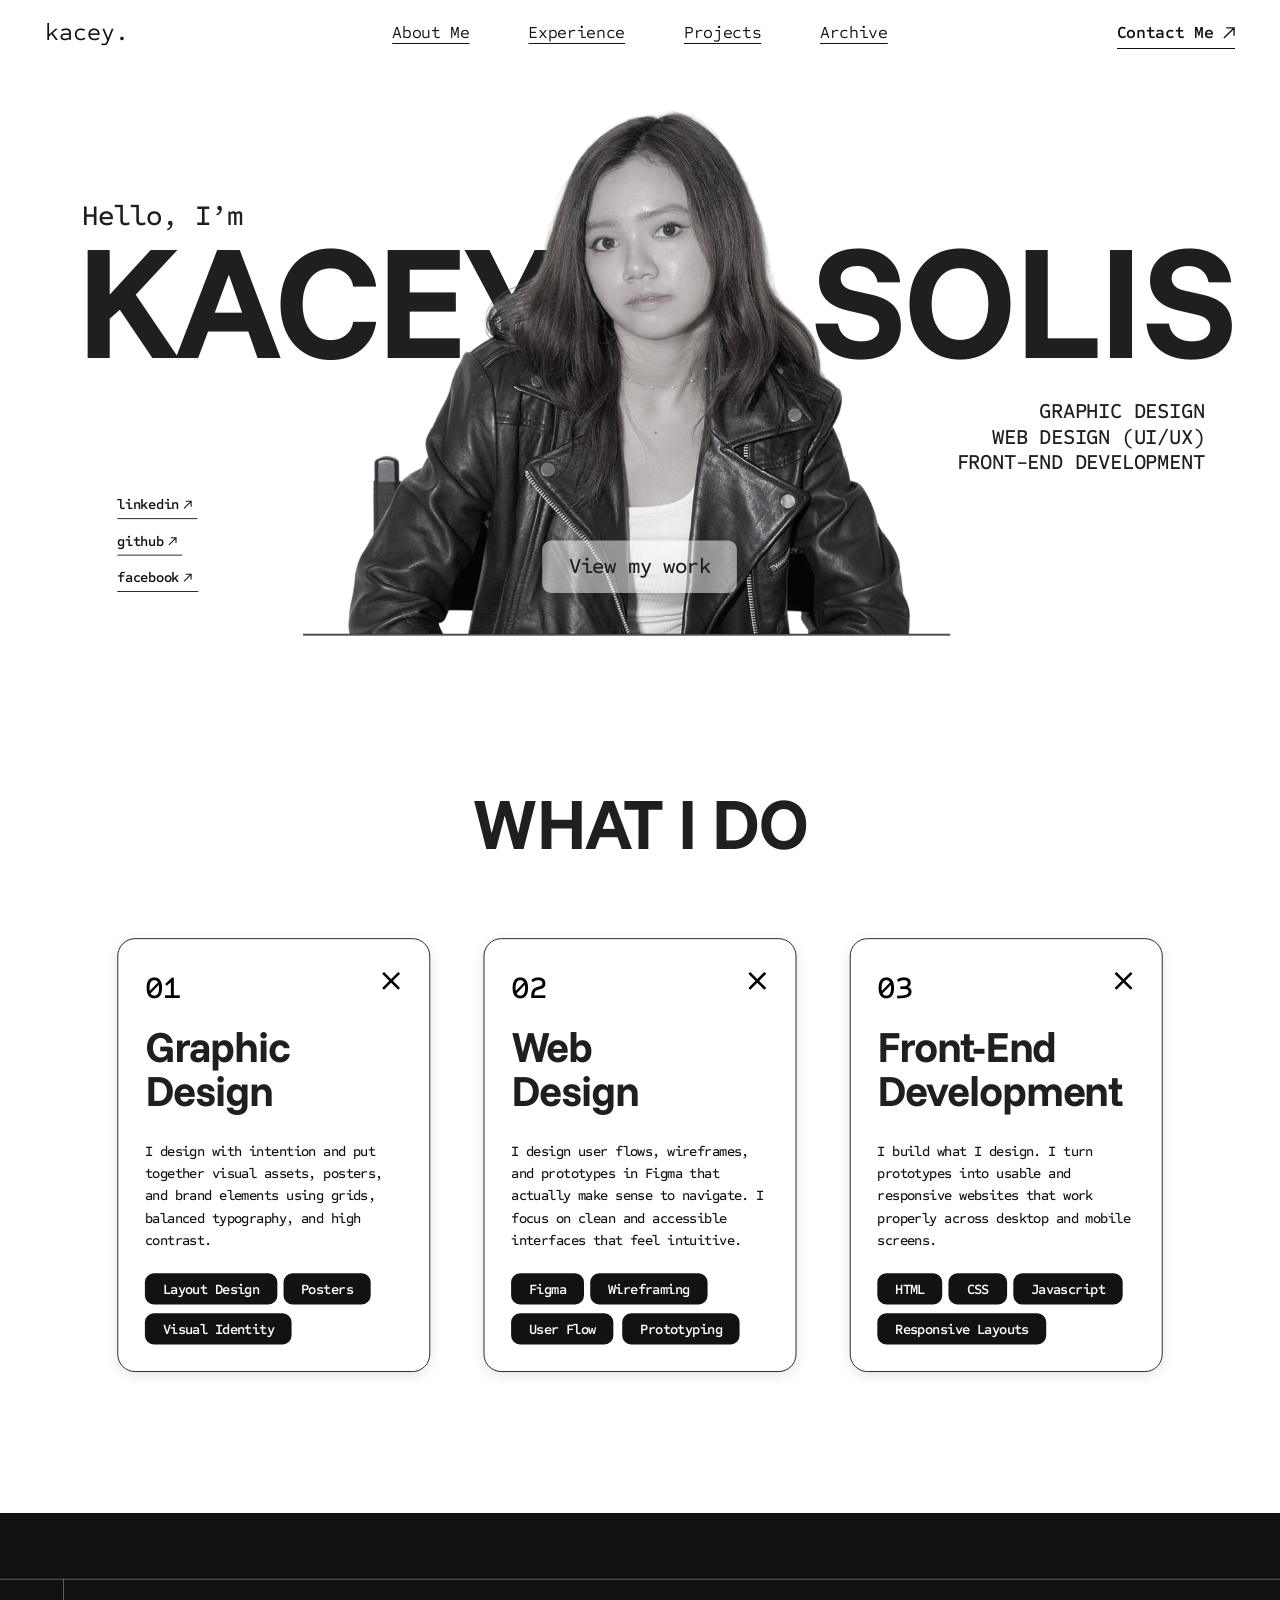
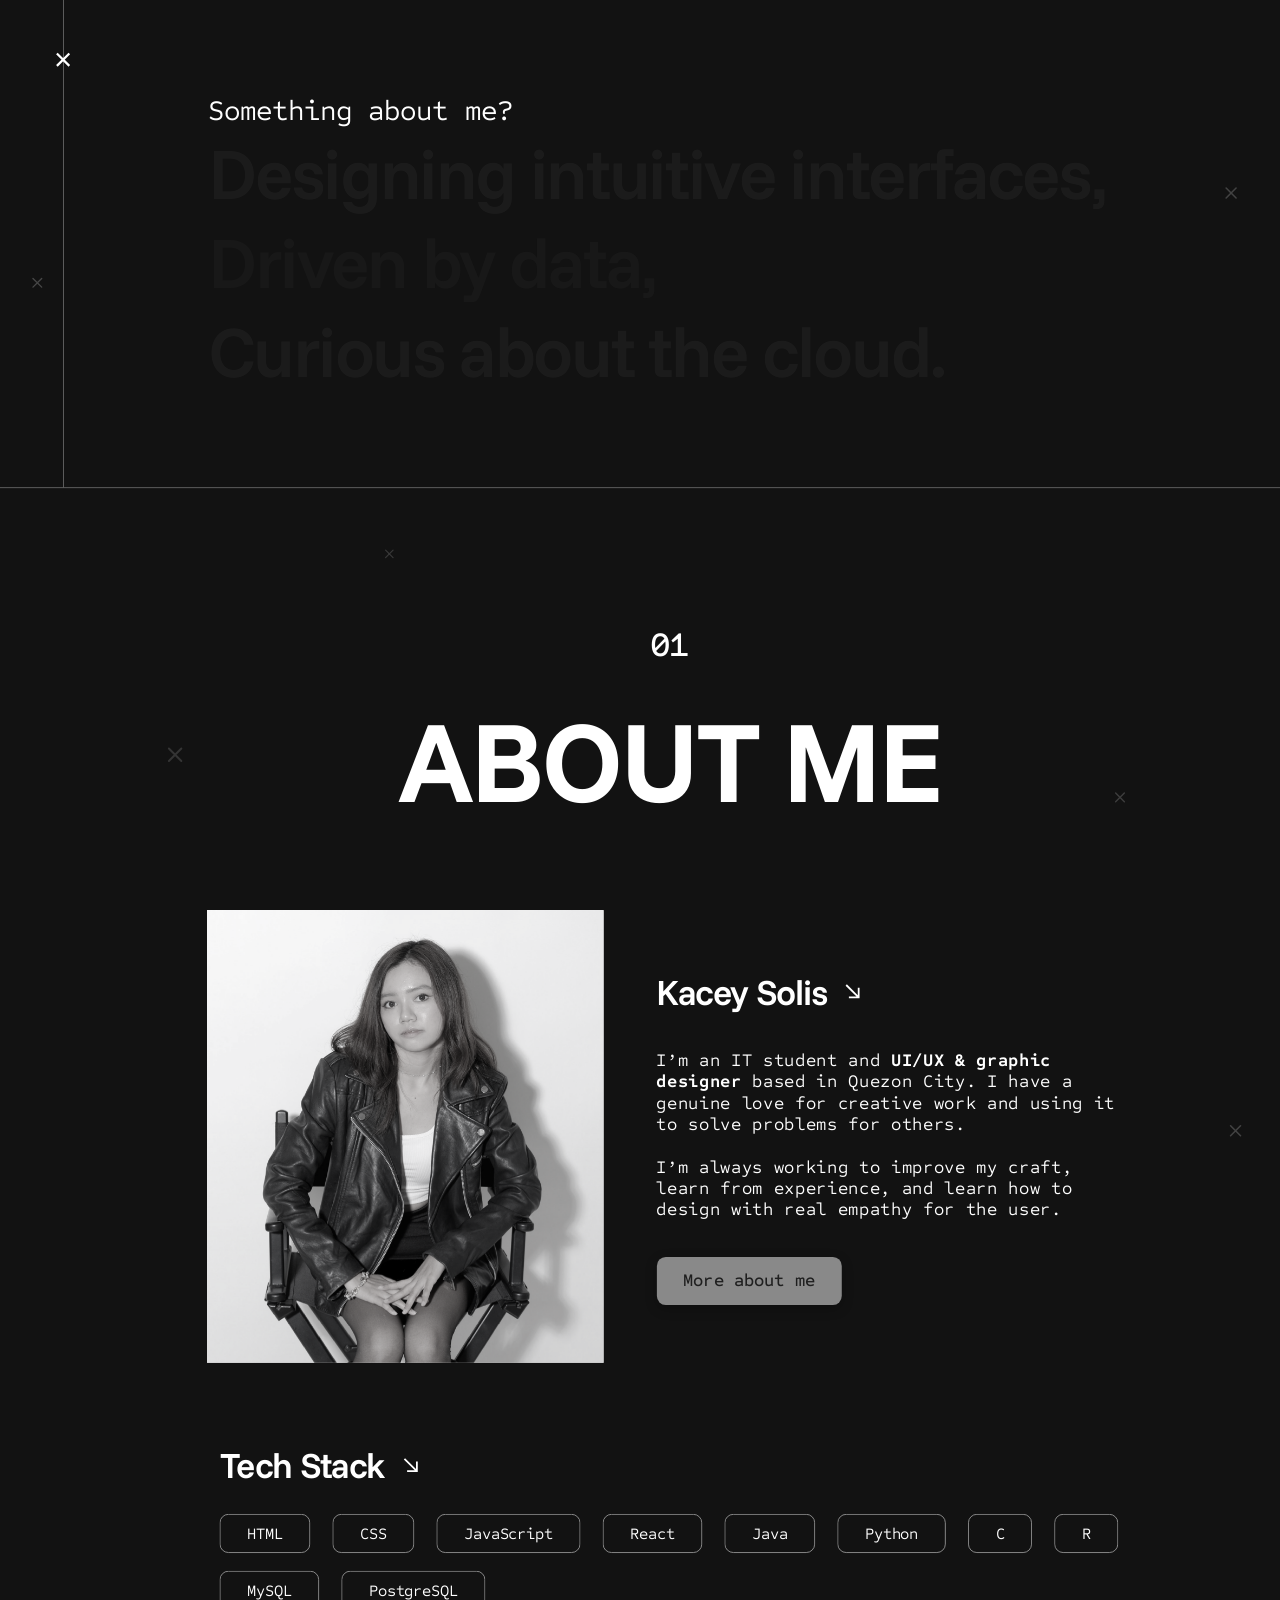
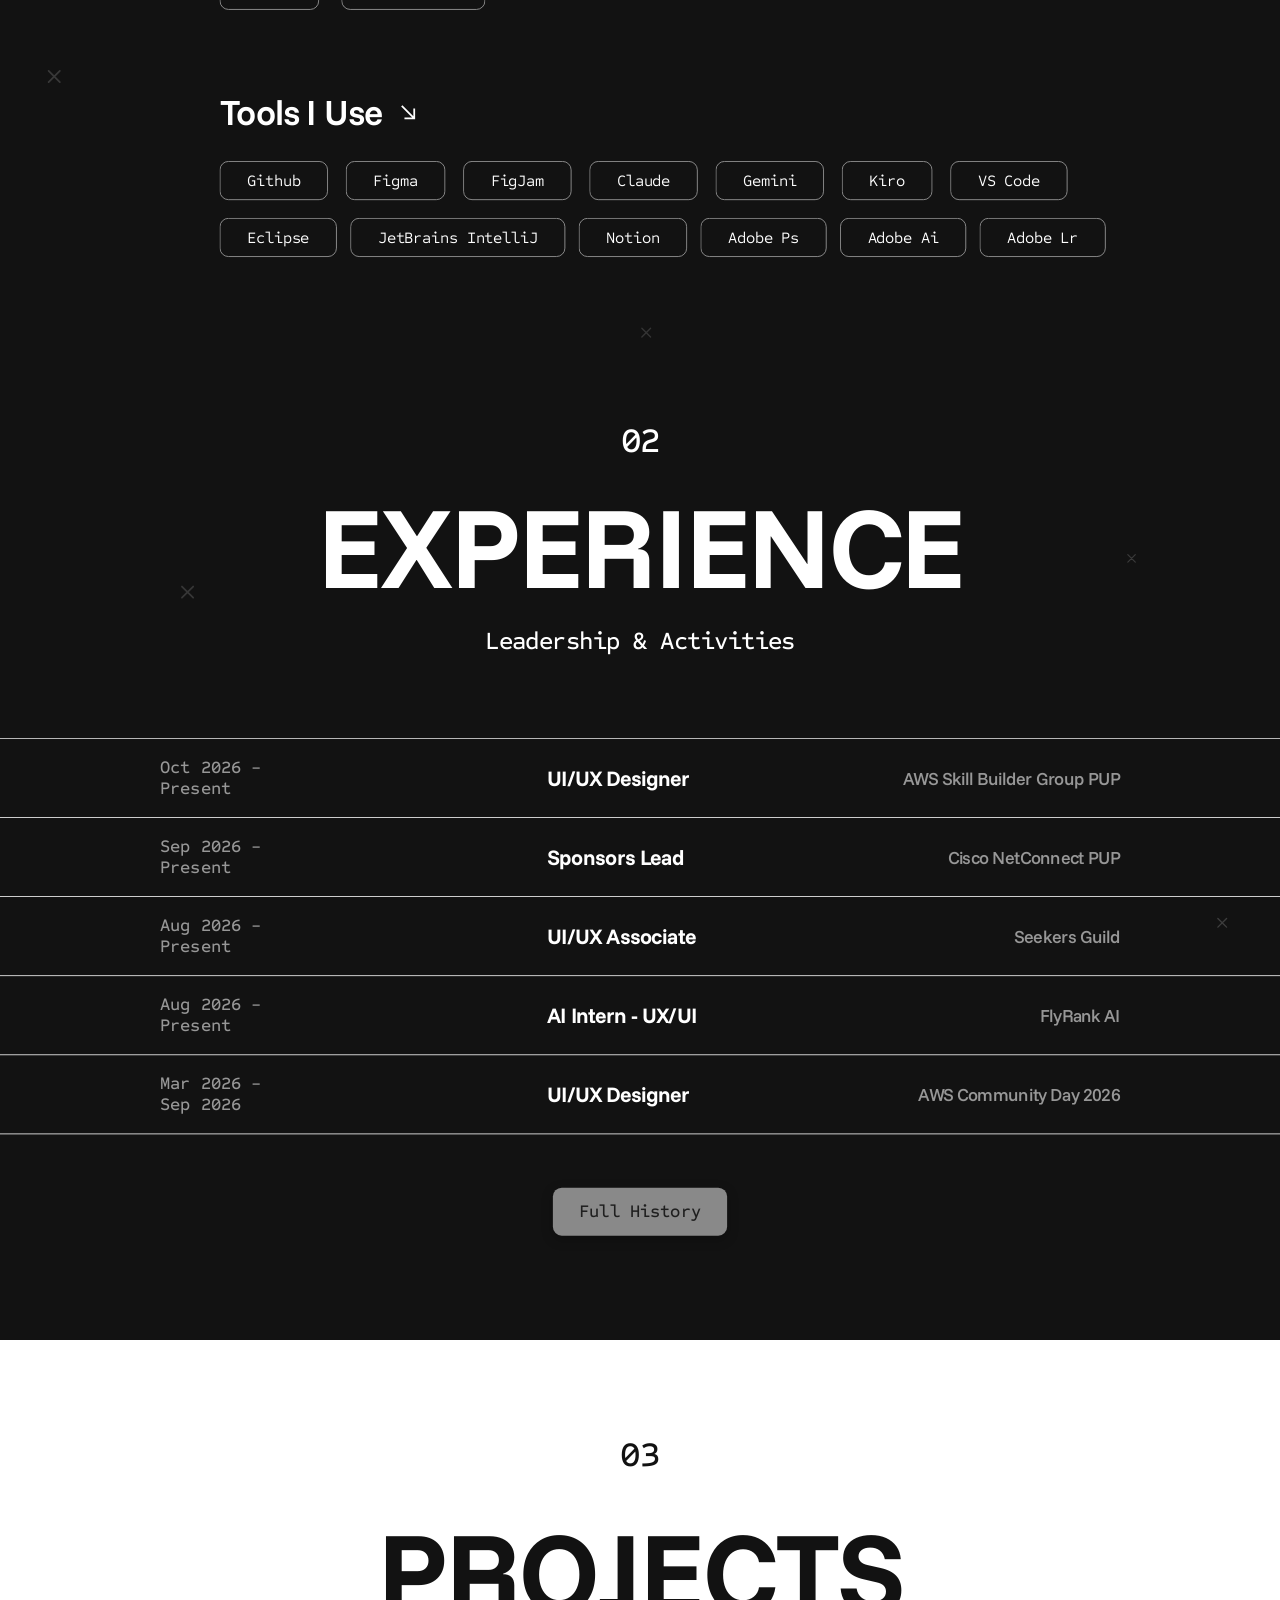
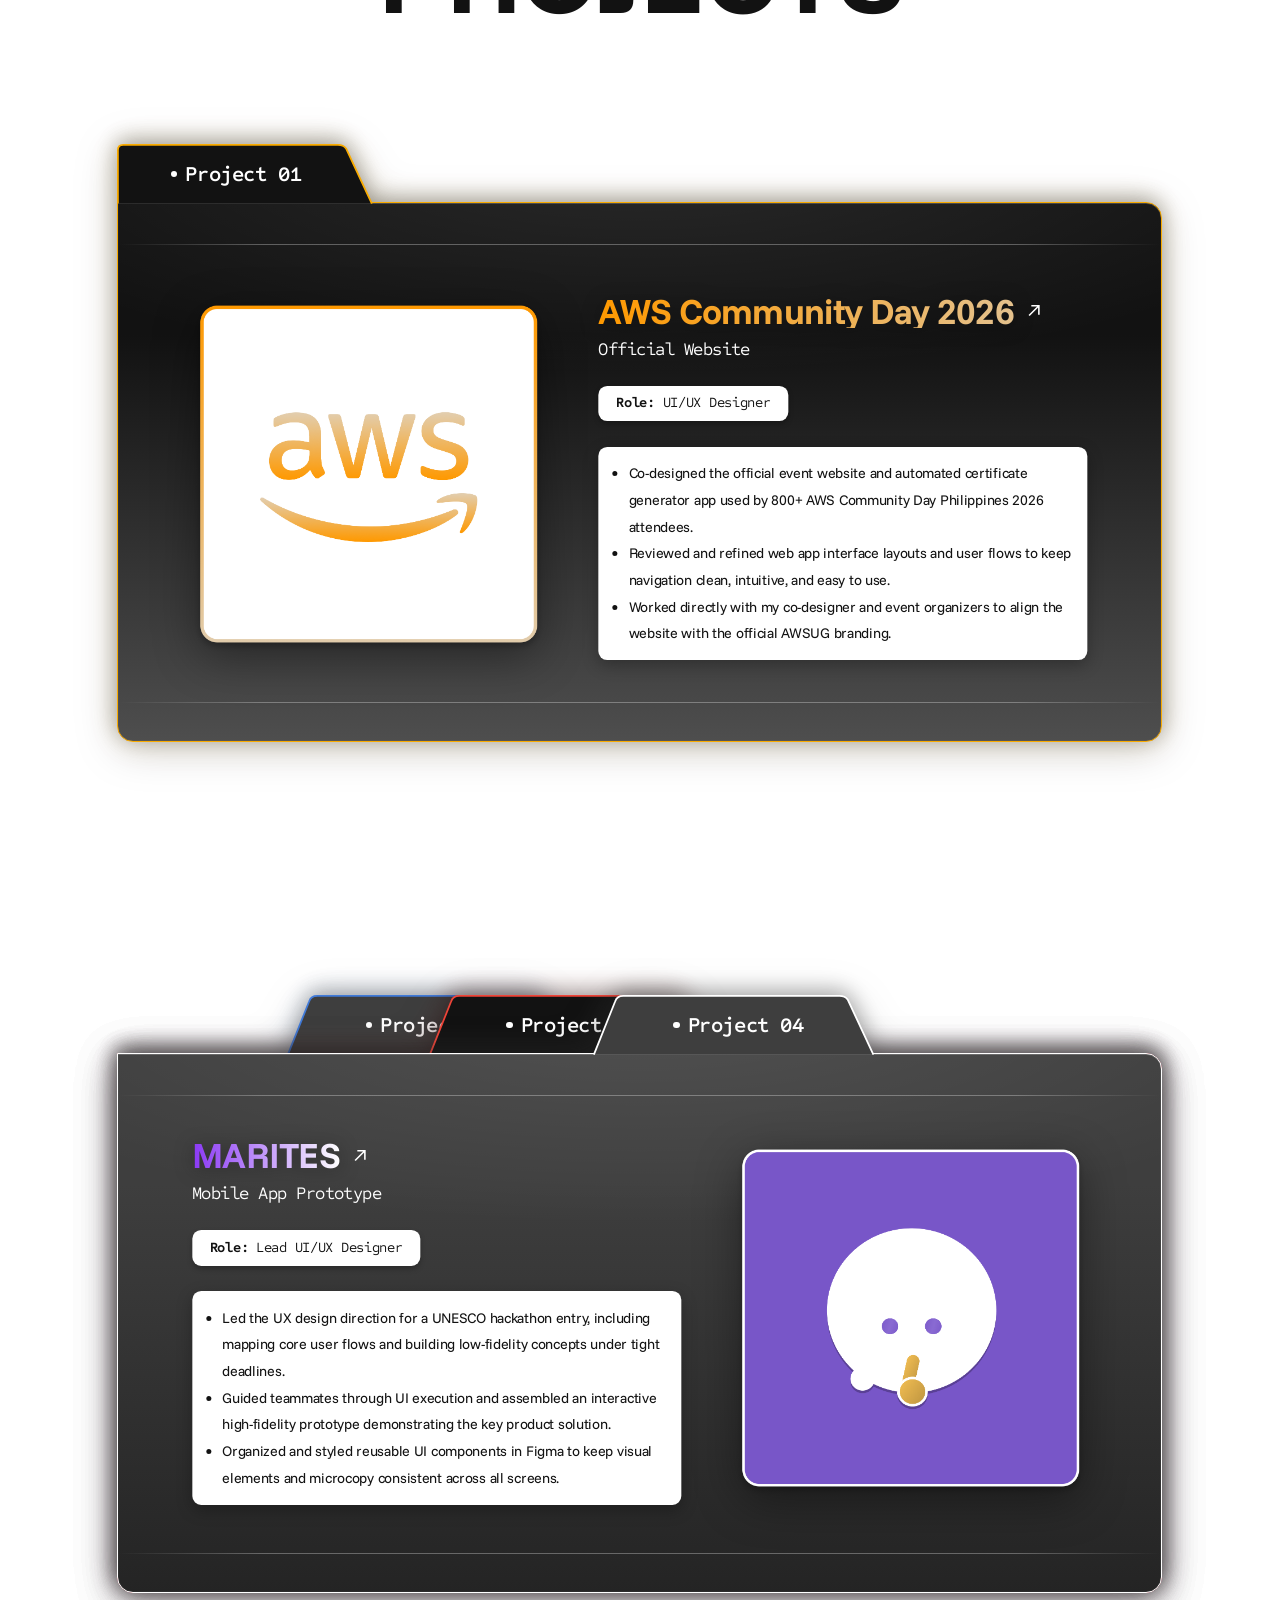
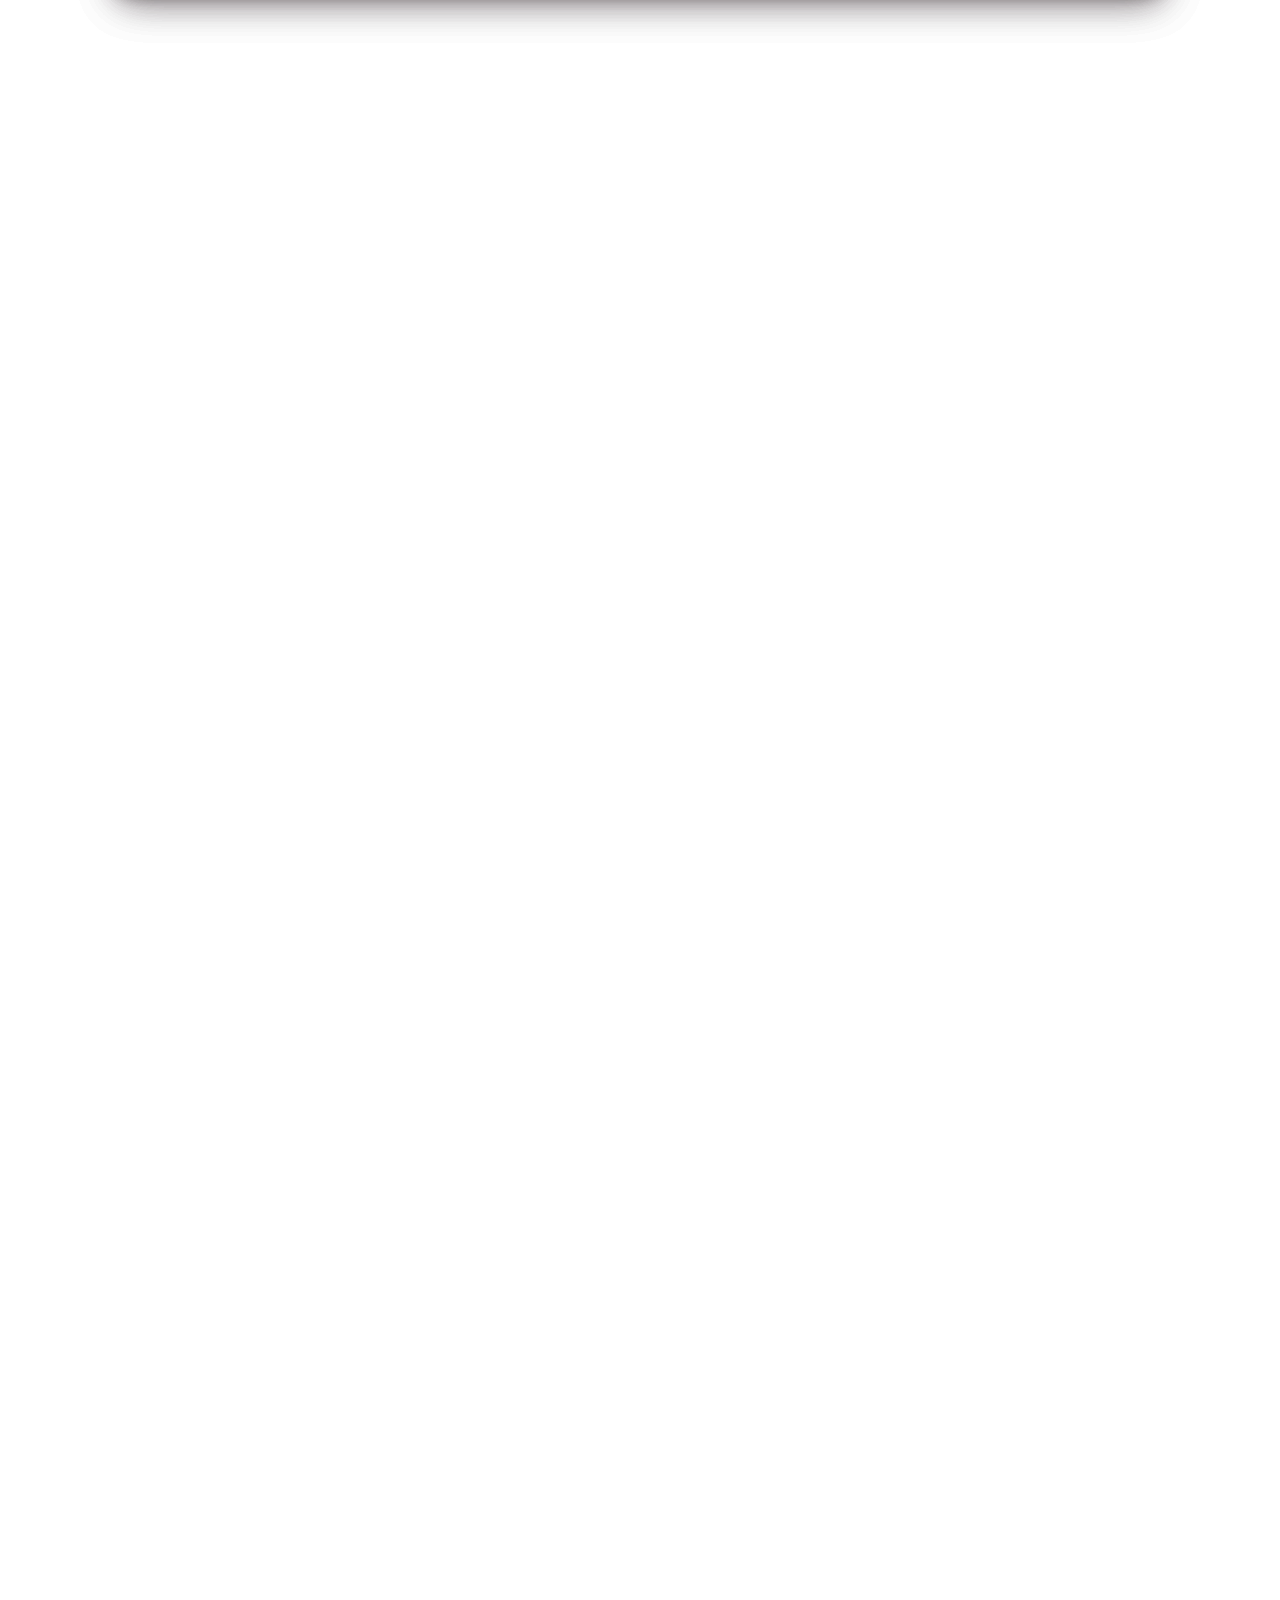
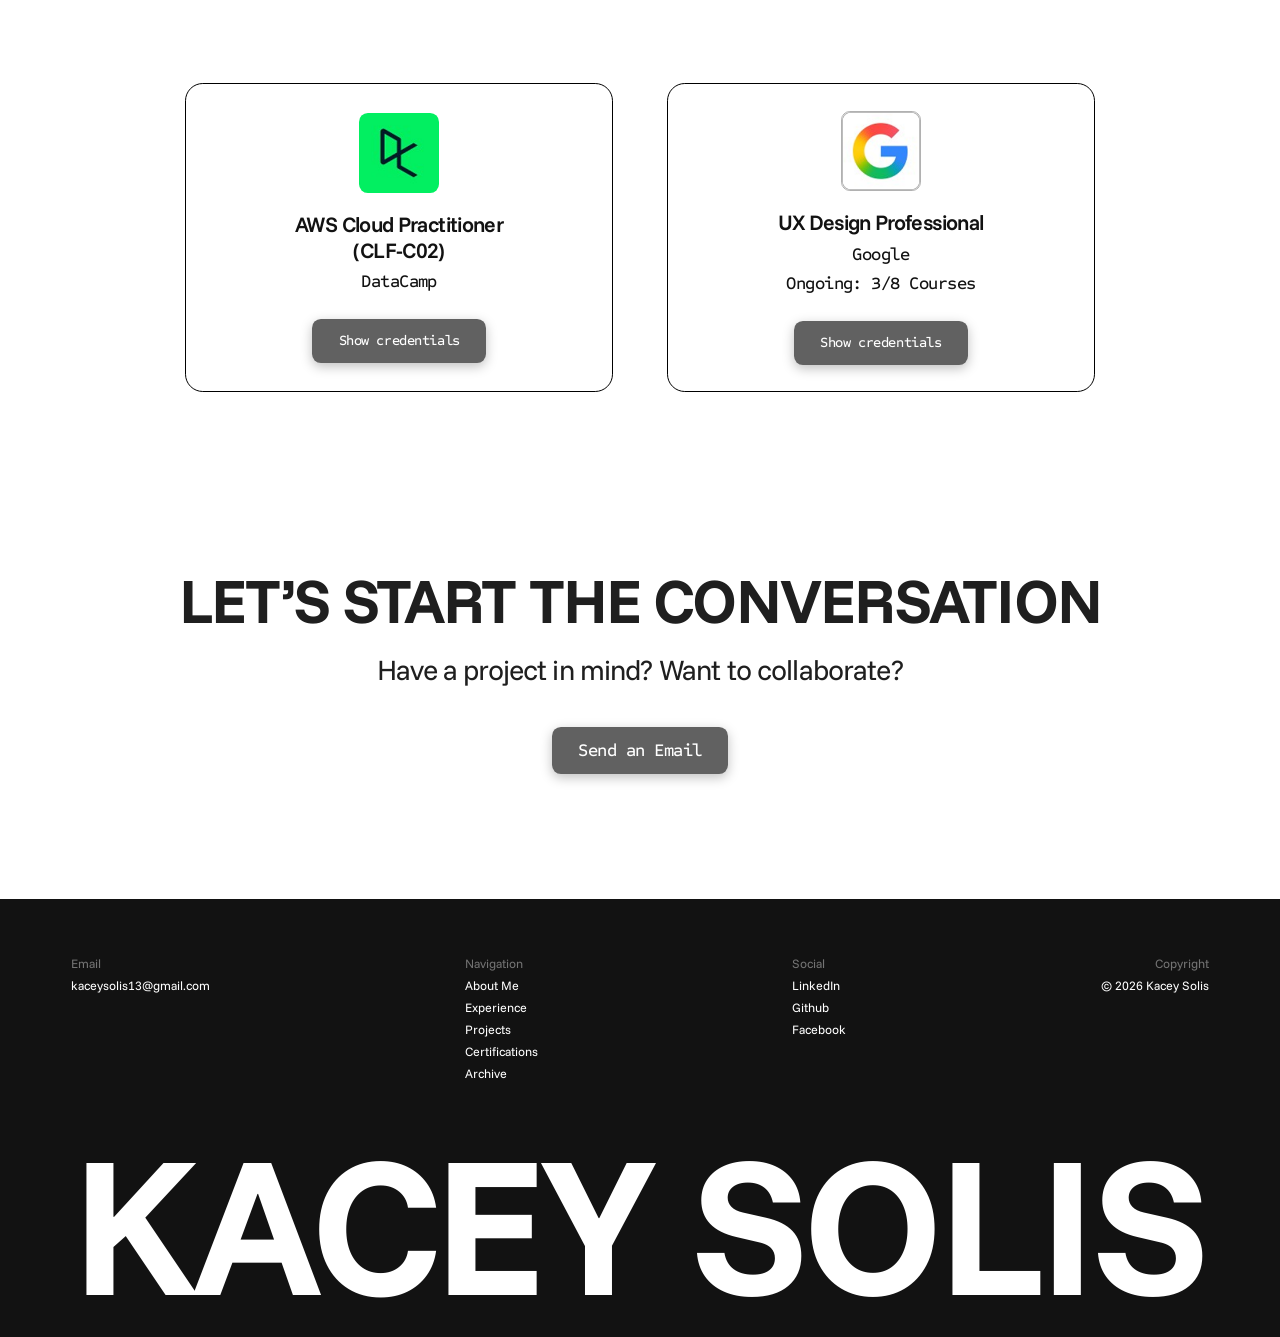
<file: index.html>
<!DOCTYPE html>
<html lang="en">
<head>
<meta charset="UTF-8">
<meta name="viewport" content="width=device-width, initial-scale=1">
<title>Kacey Solis — Portfolio</title>
<link rel="preconnect" href="https://fonts.googleapis.com">
<link rel="preconnect" href="https://fonts.gstatic.com" crossorigin>
<link href="https://fonts.googleapis.com/css2?family=Funnel+Sans:wght@400;500;600;700&family=Sometype+Mono:wght@400;500;600&display=swap" rel="stylesheet">
<link rel="stylesheet" href="styles.css">
<script>document.documentElement.classList.add('js')</script>
</head>
<body>

  <!-- Header -->
  <header class="header" id="header">
    <div class="header__bar">
      <a class="logo" href="#top">kacey.</a>
      <nav class="nav" aria-label="Primary">
        <a href="#about">About Me</a>
        <a href="#experience">Experience</a>
        <a href="#projects">Projects</a>
        <a href="archive.html">Archive</a>
      </nav>
      <a class="link-arrow contact" href="#send-email">
        <span class="inner">
          <span class="label">Contact Me</span>
          <svg viewBox="0 0 13 13" fill="none" stroke="#121212" stroke-width="1.5" aria-hidden="true"><path d="M1 12 12 1M3.5 1H12v8.5"/></svg>
        </span>
        <span class="rule"></span>
      </a>
      <button class="menu-toggle" type="button" aria-expanded="false" aria-controls="mobile-menu" aria-label="Open menu">
        <svg class="icon-burger" width="16" height="11" viewBox="0 0 16 11" fill="none" stroke="#121212" stroke-width="1.5" aria-hidden="true"><path d="M0 1h16M0 5.5h16M0 10h16"/></svg>
        <svg class="icon-close" width="11" height="11" viewBox="0 0 11 11" fill="none" stroke="#121212" stroke-width="1.5" aria-hidden="true"><path d="M1 1l9 9M10 1l-9 9"/></svg>
      </button>
    </div>

    <div class="mobile-menu" id="mobile-menu">
      <div class="mobile-menu__inner">
        <div class="mobile-menu__links">
          <a href="#about">About Me</a>
          <a href="#experience">Experience</a>
          <a href="#projects">Projects</a>
          <a href="archive.html">Archive</a>
          <a class="mobile-menu__contact" href="#send-email">
            <span>Contact Me
              <svg viewBox="0 0 10 10" fill="none" stroke="#121212" stroke-width="1.4" aria-hidden="true"><path d="M1 9 9 1M3 1H9v6"/></svg>
            </span>
            <i></i>
          </a>
        </div>
        <div class="mobile-menu__foot">
          <div class="mobile-menu__social">
            <a href="#linkedin">LinkedIn</a><a href="#github">Github</a><a href="#facebook">Facebook</a>
          </div>
          <p class="mobile-menu__copy">© 2026 Kacey Solis</p>
        </div>
      </div>
    </div>
  </header>

  <main>
    <!-- Hero -->
    <div class="stage stage--hero" id="top">
      <section class="frame hero" data-node-id="3:2">
        <div class="intro">
          <div class="name">
            <p>KACEY&nbsp;</p>
            <p>SOLIS</p>
          </div>
          <div class="roles">
            <p>GRAPHIC DESIGN</p>
            <p>WEB DESIGN (UI/UX)</p>
            <p>FRONT-END DEVELOPMENT</p>
          </div>
          <p class="hello">Hello, I’m</p>
        </div>

        <div class="picture">
          <img src="assets/picture.png" alt="Portrait of Kacey Solis">
        </div>

        <a class="cta" href="#projects">View my work</a>

        <div class="socials">
          <a class="link-arrow" href="#linkedin"><span class="inner"><span class="label">linkedin</span><svg viewBox="0 0 10 10" fill="none" stroke="#121212" stroke-width="1.2" aria-hidden="true"><path d="M1 9 9 1M3 1H9v6"/></svg></span><span class="rule" style="width:90px"></span></a>
          <a class="link-arrow" href="#github"><span class="inner"><span class="label">github</span><svg viewBox="0 0 10 10" fill="none" stroke="#121212" stroke-width="1.2" aria-hidden="true"><path d="M1 9 9 1M3 1H9v6"/></svg></span><span class="rule" style="width:73px"></span></a>
          <a class="link-arrow" href="#facebook"><span class="inner"><span class="label">facebook</span><svg viewBox="0 0 10 10" fill="none" stroke="#121212" stroke-width="1.2" aria-hidden="true"><path d="M1 9 9 1M3 1H9v6"/></svg></span><span class="rule" style="width:91px"></span></a>
        </div>
      </section>
    </div>

    <!-- What I Do -->
    <div class="stage stage--what" id="what-i-do">
      <section class="frame what" data-node-id="22:81">
        <div class="what__content">
          <h2 class="what__title">WHAT I DO</h2>
          <div class="what__cards">
            <article class="card">
              <svg class="card__close" viewBox="0 0 24 24" fill="none" stroke="#000" stroke-width="3" aria-hidden="true"><path d="M3 3 21 21M21 3 3 21"/></svg>
              <div class="card__head"><p class="card__num">01</p><h3 class="card__title"><span>Graphic</span><span>Design</span></h3></div>
              <div class="card__body"><p class="card__text">I design with intention and put together visual assets, posters, and brand elements using grids, balanced typography, and high contrast.</p><div class="tags"><div class="tags__row"><span class="tag">Layout Design</span><span class="tag">Posters</span></div><div class="tags__row"><span class="tag">Visual Identity</span></div></div></div>
            </article>
            <article class="card">
              <svg class="card__close" viewBox="0 0 24 24" fill="none" stroke="#000" stroke-width="3" aria-hidden="true"><path d="M3 3 21 21M21 3 3 21"/></svg>
              <div class="card__head"><p class="card__num">02</p><h3 class="card__title"><span>Web</span><span>Design</span></h3></div>
              <div class="card__body"><p class="card__text">I design user flows, wireframes, and prototypes in Figma that actually make sense to navigate. I focus on clean and accessible interfaces that feel intuitive.</p><div class="tags"><div class="tags__row"><span class="tag">Figma</span><span class="tag">Wireframing</span></div><div class="tags__row tags__row--wide"><span class="tag">User Flow</span><span class="tag">Prototyping</span></div></div></div>
            </article>
            <article class="card">
              <svg class="card__close" viewBox="0 0 24 24" fill="none" stroke="#000" stroke-width="3" aria-hidden="true"><path d="M3 3 21 21M21 3 3 21"/></svg>
              <div class="card__head"><p class="card__num">03</p><h3 class="card__title"><span>Front-End</span><span>Development</span></h3></div>
              <div class="card__body"><p class="card__text">I build what I design. I turn prototypes into usable and responsive websites that work properly across desktop and mobile screens.</p><div class="tags"><div class="tags__row"><span class="tag">HTML</span><span class="tag">CSS</span><span class="tag">Javascript</span></div><div class="tags__row"><span class="tag">Responsive Layouts</span></div></div></div>
            </article>
          </div>
        </div>
      </section>
    </div>

    <!-- About Me & Experience -->
    <div class="stage stage--about">
      <section class="frame about-exp" data-node-id="27:181">
        <div class="fx" aria-hidden="true">
          <svg class="fx__x fx__x--edge" style="--x:2.4%;--y:12%;--z:14px;--o:0.22;--dx:10px;--dy:38px;--r:90deg;--d:19s;--dl:-3s" viewBox="0 0 10 10" fill="none" stroke="currentColor" stroke-width="1.1" stroke-linecap="round"><path d="M1.5 1.5 8.5 8.5M8.5 1.5 1.5 8.5"/></svg>
          <svg class="fx__x fx__x--edge" style="--x:95.6%;--y:9%;--z:16px;--o:0.2;--dx:-10px;--dy:44px;--r:-120deg;--d:23s;--dl:-9s" viewBox="0 0 10 10" fill="none" stroke="currentColor" stroke-width="1.1" stroke-linecap="round"><path d="M1.5 1.5 8.5 8.5M8.5 1.5 1.5 8.5"/></svg>
          <svg class="fx__x fx__x--mid" style="--x:30%;--y:21%;--z:12px;--o:0.16;--dx:26px;--dy:-22px;--r:180deg;--d:21s;--dl:-6s" viewBox="0 0 10 10" fill="none" stroke="currentColor" stroke-width="1.1" stroke-linecap="round"><path d="M1.5 1.5 8.5 8.5M8.5 1.5 1.5 8.5"/></svg>
          <svg class="fx__x fx__x--mid" style="--x:13%;--y:27.5%;--z:20px;--o:0.14;--dx:-24px;--dy:30px;--r:120deg;--d:26s;--dl:-12s" viewBox="0 0 10 10" fill="none" stroke="currentColor" stroke-width="1.1" stroke-linecap="round"><path d="M1.5 1.5 8.5 8.5M8.5 1.5 1.5 8.5"/></svg>
          <svg class="fx__x fx__x--mid" style="--x:87%;--y:29%;--z:14px;--o:0.18;--dx:22px;--dy:-34px;--r:-90deg;--d:18s;--dl:-2s" viewBox="0 0 10 10" fill="none" stroke="currentColor" stroke-width="1.1" stroke-linecap="round"><path d="M1.5 1.5 8.5 8.5M8.5 1.5 1.5 8.5"/></svg>
          <svg class="fx__x fx__x--edge" style="--x:96%;--y:40%;--z:16px;--o:0.2;--dx:-10px;--dy:36px;--r:140deg;--d:24s;--dl:-14s" viewBox="0 0 10 10" fill="none" stroke="currentColor" stroke-width="1.1" stroke-linecap="round"><path d="M1.5 1.5 8.5 8.5M8.5 1.5 1.5 8.5"/></svg>
          <svg class="fx__x fx__x--edge" style="--x:3.6%;--y:58%;--z:18px;--o:0.16;--dx:12px;--dy:-40px;--r:-150deg;--d:27s;--dl:-8s" viewBox="0 0 10 10" fill="none" stroke="currentColor" stroke-width="1.1" stroke-linecap="round"><path d="M1.5 1.5 8.5 8.5M8.5 1.5 1.5 8.5"/></svg>
          <svg class="fx__x fx__x--mid" style="--x:50%;--y:66.5%;--z:14px;--o:0.14;--dx:34px;--dy:20px;--r:90deg;--d:22s;--dl:-5s" viewBox="0 0 10 10" fill="none" stroke="currentColor" stroke-width="1.1" stroke-linecap="round"><path d="M1.5 1.5 8.5 8.5M8.5 1.5 1.5 8.5"/></svg>
          <svg class="fx__x fx__x--mid" style="--x:14%;--y:75%;--z:18px;--o:0.15;--dx:-26px;--dy:-26px;--r:160deg;--d:25s;--dl:-11s" viewBox="0 0 10 10" fill="none" stroke="currentColor" stroke-width="1.1" stroke-linecap="round"><path d="M1.5 1.5 8.5 8.5M8.5 1.5 1.5 8.5"/></svg>
          <svg class="fx__x fx__x--mid" style="--x:88%;--y:74%;--z:12px;--o:0.17;--dx:24px;--dy:28px;--r:-110deg;--d:20s;--dl:-1s" viewBox="0 0 10 10" fill="none" stroke="currentColor" stroke-width="1.1" stroke-linecap="round"><path d="M1.5 1.5 8.5 8.5M8.5 1.5 1.5 8.5"/></svg>
          <svg class="fx__x fx__x--edge" style="--x:95%;--y:86%;--z:14px;--o:0.18;--dx:-10px;--dy:-34px;--r:100deg;--d:23s;--dl:-16s" viewBox="0 0 10 10" fill="none" stroke="currentColor" stroke-width="1.1" stroke-linecap="round"><path d="M1.5 1.5 8.5 8.5M8.5 1.5 1.5 8.5"/></svg>
        </div>

        <div class="statement">
          <p class="statement__eyebrow">Something about me?</p>
          <h2 class="statement__title" data-reveal>
            <span class="line">Designing intuitive interfaces,</span>
            <span class="line line--muted">Driven by data,</span>
            <span class="line">Curious about the cloud.</span>
          </h2>
        </div>

        <div class="rule-h rule-h--top"></div>
        <div class="rule-h rule-h--bottom"></div>
        <div class="rule-v rule-v--left"></div>
        <svg class="mark-x" viewBox="0 0 22 22" fill="none" stroke="#fff" stroke-width="2.5" aria-hidden="true"><path d="M4 4 18 18M18 4 4 18"/></svg>

        <div class="about" id="about">
          <header class="section-head">
            <p class="section-head__num">01</p>
            <h2 class="section-head__title js-split" data-split>ABOUT ME</h2>
          </header>

          <div class="about__row">
            <div class="about__photo">
              <!-- Export node 27:185 from Figma to assets/about.png -->
              <img src="assets/about.png" alt="Kacey Solis seated in a director’s chair">
            </div>
            <div class="about__who">
              <div class="subhead"><h3 class="subhead__text">Kacey Solis</h3><svg class="subhead__arrow" viewBox="0 0 18 18" fill="none" stroke="#fff" stroke-width="2" aria-hidden="true"><path d="M2 2 16 16M16 5v11H5"/></svg></div>
              <div class="about__bio"><p>I’m an IT student and <strong>UI/UX &amp; graphic designer</strong> based in Quezon City. I have a genuine love for creative work and using it to solve problems for others.</p><p>&#8203;</p><p>I’m always working to improve my craft, learn from experience, and learn how to design with real empathy for the user.</p></div>
              <a class="btn-glass" href="more-about-me.html">More about me</a>
            </div>
          </div>

          <div class="about__stacks">
          <div class="stack">
            <div class="subhead"><h3 class="subhead__text">Tech Stack</h3><svg class="subhead__arrow" viewBox="0 0 18 18" fill="none" stroke="#fff" stroke-width="2" aria-hidden="true"><path d="M2 2 16 16M16 5v11H5"/></svg></div>
            <div class="chips">
              <div class="chips__row"><span class="chip">HTML</span><span class="chip">CSS</span><span class="chip">JavaScript</span><span class="chip">React</span><span class="chip">Java</span><span class="chip">Python</span><span class="chip">C</span><span class="chip">R</span></div>
              <div class="chips__row"><span class="chip">MySQL</span><span class="chip">PostgreSQL</span></div>
            </div>
          </div>

          <div class="stack">
            <div class="subhead"><h3 class="subhead__text">Tools I Use</h3><svg class="subhead__arrow" viewBox="0 0 18 18" fill="none" stroke="#fff" stroke-width="2" aria-hidden="true"><path d="M2 2 16 16M16 5v11H5"/></svg></div>
            <div class="chips chips--tools">
              <div class="chips__row"><span class="chip">Github</span><span class="chip">Figma</span><span class="chip">FigJam</span><span class="chip">Claude</span><span class="chip">Gemini</span><span class="chip">Kiro</span><span class="chip">VS Code</span></div>
              <div class="chips__row"><span class="chip">Eclipse</span><span class="chip">JetBrains IntelliJ</span><span class="chip">Notion</span><span class="chip">Adobe Ps</span><span class="chip">Adobe Ai</span><span class="chip">Adobe Lr</span></div>
            </div>
          </div>
          </div>
        </div>

        <div class="experience" id="experience">
          <div class="experience__top">
            <div class="experience__head">
              <p class="section-head__num">02</p>
              <div class="experience__titles">
                <h2 class="section-head__title js-split" data-split>EXPERIENCE</h2>
                <p class="experience__sub">Leadership &amp; Activities</p>
              </div>
            </div>
            <div class="exp-list">
              <div class="exp-row"><div class="exp-row__main"><p class="exp-row__date">Oct 2026 - Present</p><p class="exp-row__role">UI/UX Designer</p></div><p class="exp-row__org">AWS Skill Builder Group PUP</p></div>
              <div class="exp-row"><div class="exp-row__main"><p class="exp-row__date">Sep 2026 - Present</p><p class="exp-row__role">Sponsors Lead</p></div><p class="exp-row__org">Cisco NetConnect PUP</p></div>
              <div class="exp-row"><div class="exp-row__main"><p class="exp-row__date">Aug 2026 - Present</p><p class="exp-row__role">UI/UX Associate</p></div><p class="exp-row__org">Seekers Guild</p></div>
              <div class="exp-row"><div class="exp-row__main"><p class="exp-row__date">Aug 2026 - Present</p><p class="exp-row__role">AI Intern - UX/UI</p></div><p class="exp-row__org">FlyRank AI</p></div>
              <div class="exp-row"><div class="exp-row__main"><p class="exp-row__date">Mar 2026 - <br class="date-br">Sep 2026</p><p class="exp-row__role">UI/UX Designer</p></div><p class="exp-row__org">AWS Community Day 2026</p></div>
            </div>
          </div>
          <a class="btn-glass" href="full-history.html">Full History</a>
        </div>
      </section>
    </div>

    <!-- Projects · Certifications · Contact -->
    <section class="proj" id="projects">
      <div class="proj__in">

        <div class="proj__top">
          <header class="proj__head">
            <p class="proj__num">03</p>
            <h2 class="proj__title js-split" data-split>PROJECTS</h2>
          </header>

          <div class="folders-track" id="folders-track">
            <div class="folders-pin">
        <article class="folder f1 reveal-tab" data-i="1"
          style="--z:1;--tl:0;--tw:287.673;--lo:41;--bc:#f9ab00;--tf:#121212;--bg:linear-gradient(to bottom,#121212 24.507%,#787878 153.04%);--tg:linear-gradient(90deg,#f90,#e4c18d)">
          <div class="folder__body">
            <i class="folder__line folder__line--t"></i><i class="folder__line folder__line--b"></i>
            <div class="folder__content">
              <div class="art art--aws"><img class="art__tile" src="assets/awscd.png" alt="AWS Community Day logo"></div>
              <div class="folder__text">
                <div class="folder__head">
                  <div class="folder__titles">
                    <a class="folder__title" href="https://community.awsug.ph/2026/manila.html" target="_blank" rel="noopener"><span class="folder__title-text">AWS Community<br class="folder__mbr"> Day 2026</span><svg class="folder__go" viewBox="0 0 15 15" fill="none" stroke="currentColor" stroke-width="1.8" aria-hidden="true"><path d="M2 13 13 2M4.5 2H13v10"/></svg></a>
                    <p class="folder__sub">Official Website</p>
                  </div>
                  <p class="folder__role"><b>Role:</b> UI/UX Designer</p>
                </div>
                <div class="folder__panel"><ul class="folder__list"><li>Co-designed the official event website and automated certificate generator app used by 800+ AWS Community Day Philippines 2026 attendees.</li><li>Reviewed and refined web app interface layouts and user flows to keep navigation clean, intuitive, and easy to use.</li><li>Worked directly with my co-designer and event organizers to align the website with the official AWSUG branding.</li></ul></div>
              </div>
            </div>
          </div>
          <svg class="folder__tab" viewBox="0 0 287.673 67" preserveAspectRatio="none" aria-hidden="true"><path class="tab-fill" d="M1 67 L1 7 Q1 1 7 1 L248.673 1 Q254.673 1 257.673 5 L286.673 67 Z"/><path class="tab-line" d="M1 67 L1 7 Q1 1 7 1 L248.673 1 Q254.673 1 257.673 5 L286.673 67"/></svg>
          <button class="folder__label" type="button" aria-label="Bring Project 01 to the front">Project 01</button>
        </article>
        <article class="folder f2 reveal-tab" data-i="2"
          style="--z:2;--tl:191;--tw:316.43;--lo:69;--bc:#407ad8;--tf:#3e3e3e;--bg:linear-gradient(to bottom,#3e3e3e,#000 142.02%);--tg:linear-gradient(90deg,#4285f4 0%,#ea4335 38%,#fbbc04 68%,#34a853 100%)">
          <div class="folder__body">
            <i class="folder__line folder__line--t"></i><i class="folder__line folder__line--b"></i>
            <div class="folder__content">
              <div class="folder__text">
                <div class="folder__head">
                  <div class="folder__titles">
                    <a class="folder__title" href="https://gdgpup.org/" target="_blank" rel="noopener"><span class="folder__title-text">GDG PUP<br class="folder__mbr"> NEXUS</span><svg class="folder__go" viewBox="0 0 15 15" fill="none" stroke="currentColor" stroke-width="1.8" aria-hidden="true"><path d="M2 13 13 2M4.5 2H13v10"/></svg></a>
                    <p class="folder__sub">Official Website</p>
                  </div>
                  <p class="folder__role"><b>Roles:</b> Technical Designer and Design QA</p>
                </div>
                <div class="folder__panel"><ul class="folder__list"><li>Co-designed the GDG on Campus PUP Nexus website and collaborated closely with fellow designers and contributors throughout the project.</li><li>Handled the initial planning, site structure, and user flows alongside fellow team heads to establish a clear direction before designing.</li><li>Did design QA and guided team contributors on layouts and components to keep every screen consistent and aligned with GDG PUP’s official branding.</li></ul></div>
              </div>
              <div class="art art--gdg"><img class="art__tile" src="assets/gdg.png" alt="GDG on Campus PUP Nexus"></div>
            </div>
          </div>
          <svg class="folder__tab" viewBox="0 0 316.43 67" preserveAspectRatio="none" aria-hidden="true"><path class="tab-fill" d="M1 67 L25 7 Q27 1 34 1 L277.43 1 Q283.43 1 286.43 5 L315.43 67 Z"/><path class="tab-line" d="M1 67 L25 7 Q27 1 34 1 L277.43 1 Q283.43 1 286.43 5 L315.43 67"/></svg>
          <button class="folder__label" type="button" aria-label="Bring Project 02 to the front">Project 02</button>
        </article>
        <article class="folder f3 reveal-tab folder--center" data-i="3"
          style="--z:3;--tl:351;--tw:316.43;--lo:67;--bc:#ef4438;--tf:#121212;--bg:linear-gradient(to bottom,#121212 24.507%,#787878 153.04%);--tg:linear-gradient(90deg,#ef4438,#f6b934)">
          <div class="folder__body">
            <i class="folder__line folder__line--t"></i><i class="folder__line folder__line--b"></i>
            <div class="folder__content">
              <div class="art art--isk"><img class="art__tile" src="assets/iskount.png" alt="PUP IsKount logo"></div>
              <div class="folder__text">
                <div class="folder__head">
                  <div class="folder__titles">
                    <a class="folder__title" href="pup-iskount.html"><span class="folder__title-text">PUP IsKount</span><svg class="folder__go" viewBox="0 0 15 15" fill="none" stroke="currentColor" stroke-width="1.8" aria-hidden="true"><path d="M2 13 13 2M4.5 2H13v10"/></svg></a>
                    <p class="folder__sub">Mobile App Prototype</p>
                  </div>
                  <p class="folder__role"><b>Role:</b> UI/UX Designer</p>
                </div>
                <div class="folder__panel"><ul class="folder__list"><li>Owned the end-to-end design for an HCI course project, taking user research data from teammates to map out user journeys and site structure.</li><li>Designed and tested low-to-high fidelity wireframes focused on making student expense tracking straightforward and uncluttered.</li><li>Built a fully interactive high-fidelity prototype in Figma for presentation.</li></ul></div>
              </div>
            </div>
          </div>
          <svg class="folder__tab" viewBox="0 0 316.43 67" preserveAspectRatio="none" aria-hidden="true"><path class="tab-fill" d="M1 67 L25 7 Q27 1 34 1 L277.43 1 Q283.43 1 286.43 5 L315.43 67 Z"/><path class="tab-line" d="M1 67 L25 7 Q27 1 34 1 L277.43 1 Q283.43 1 286.43 5 L315.43 67"/></svg>
          <button class="folder__label" type="button" aria-label="Bring Project 03 to the front">Project 03</button>
        </article>
        <article class="folder f4 reveal-tab folder--center" data-i="4"
          style="--z:4;--tl:535;--tw:316.43;--lo:71;--bc:#ffffff;--tf:#3e3e3e;--bg:linear-gradient(to bottom,#3e3e3e 24.507%,#121212 153.04%);--tg:linear-gradient(90deg,#8a38f5,#fff)">
          <div class="folder__body">
            <i class="folder__line folder__line--t"></i><i class="folder__line folder__line--b"></i>
            <div class="folder__content">
              <div class="folder__text">
                <div class="folder__head">
                  <div class="folder__titles">
                    <a class="folder__title" href="marites.html"><span class="folder__title-text">MARITES</span><svg class="folder__go" viewBox="0 0 15 15" fill="none" stroke="currentColor" stroke-width="1.8" aria-hidden="true"><path d="M2 13 13 2M4.5 2H13v10"/></svg></a>
                    <p class="folder__sub">Mobile App Prototype</p>
                  </div>
                  <p class="folder__role"><b>Role:</b> Lead UI/UX Designer</p>
                </div>
                <div class="folder__panel"><ul class="folder__list"><li>Led the UX design direction for a UNESCO hackathon entry, including mapping core user flows and building low-fidelity concepts under tight deadlines.</li><li>Guided teammates through UI execution and assembled an interactive high-fidelity prototype demonstrating the key product solution.</li><li>Organized and styled reusable UI components in Figma to keep visual elements and microcopy consistent across all screens.</li></ul></div>
              </div>
              <div class="art art--mar"><img class="art__tile" src="assets/marites.png" alt="Marites logo"></div>
            </div>
          </div>
          <svg class="folder__tab" viewBox="0 0 316.43 67" preserveAspectRatio="none" aria-hidden="true"><path class="tab-fill" d="M1 67 L25 7 Q27 1 34 1 L277.43 1 Q283.43 1 286.43 5 L315.43 67 Z"/><path class="tab-line" d="M1 67 L25 7 Q27 1 34 1 L277.43 1 Q283.43 1 286.43 5 L315.43 67"/></svg>
          <button class="folder__label" type="button" aria-label="Bring Project 04 to the front">Project 04</button>
        </article>
            </div>
          </div>
        </div>

        <div class="certs" id="certifications">
          <header class="certs__head">
            <h2 class="certs__title js-split" data-split>CERTIFICATIONS</h2>
            <p class="certs__sub">Course Credentials</p>
          </header>
          <div class="certs__grid">
            <article class="cert cert--1">
              <div class="cert__top">
                <div class="cert__logo cert__logo--dc" role="img" aria-label="DataCamp logo"></div>
                <div class="cert__text cert__text--narrow">
                  <h3 class="cert__title">AWS Cloud Practitioner<br>(CLF-C02)</h3>
                  <p class="cert__org">DataCamp</p>
                </div>
              </div>
              <a class="btn-dark btn-dark--sm" href="https://www.datacamp.com/completed/statement-of-accomplishment/track/0933173fcce1f3b0feefa9d5052025cf4748b4e5?utm_medium=organic_social&amp;utm_campaign=sharewidget&amp;utm_content=soa" target="_blank" rel="noopener">Show credentials</a>
            </article>
            <article class="cert cert--2">
              <div class="cert__top">
                <div class="cert__logo cert__logo--g" role="img" aria-label="Google logo"></div>
                <div class="cert__text">
                  <h3 class="cert__title">UX Design Professional</h3>
                  <p class="cert__org">Google</p>
                  <p class="cert__org">Ongoing: 3/8 Courses</p>
                </div>
              </div>
              <a class="btn-dark btn-dark--sm" href="https://www.linkedin.com/in/kaceymichaelasolis/details/certifications/" target="_blank" rel="noopener">Show credentials</a>
            </article>
          </div>
        </div>

        <div class="cta-block" id="send-email">
          <div class="cta-block__text">
            <h2 class="cta-block__title">LET’S START THE CONVERSATION</h2>
            <p class="cta-block__sub">Have a project in mind? Want to collaborate?</p>
          </div>
          <a class="btn-dark" href="mailto:kaceysolis13@gmail.com">Send an Email</a>
        </div>

      </div>
    </section>
  </main>

  <!-- Footer -->
  <footer class="footer" id="contact">
    <div class="footer__inner">
      <div class="footer__top">
        <div class="footer__cols">
          <div class="footer__col footer__col--nav">
            <p class="footer__label">Navigation</p>
            <a href="#about">About Me</a>
            <a href="#experience">Experience</a>
            <a href="#projects">Projects</a>
            <a href="#certifications">Certifications</a>
            <a href="archive.html">Archive</a>
          </div>
          <div class="footer__col footer__col--social">
            <p class="footer__label">Social</p>
            <a href="#linkedin">LinkedIn</a>
            <a href="#github">Github</a>
            <a href="#facebook">Facebook</a>
          </div>
        </div>
        <div class="footer__col footer__col--email">
          <p class="footer__label">Email</p>
          <a href="mailto:kaceysolis13@gmail.com">kaceysolis13@gmail.com</a>
        </div>
        <div class="footer__col footer__col--copy">
          <p class="footer__label">Copyright</p>
          <p>© 2026 Kacey Solis</p>
        </div>
      </div>
      <p class="footer__name">KACEY SOLIS</p>
    </div>
  </footer>

  <script src="script.js"></script>
</body>
</html>
</file>
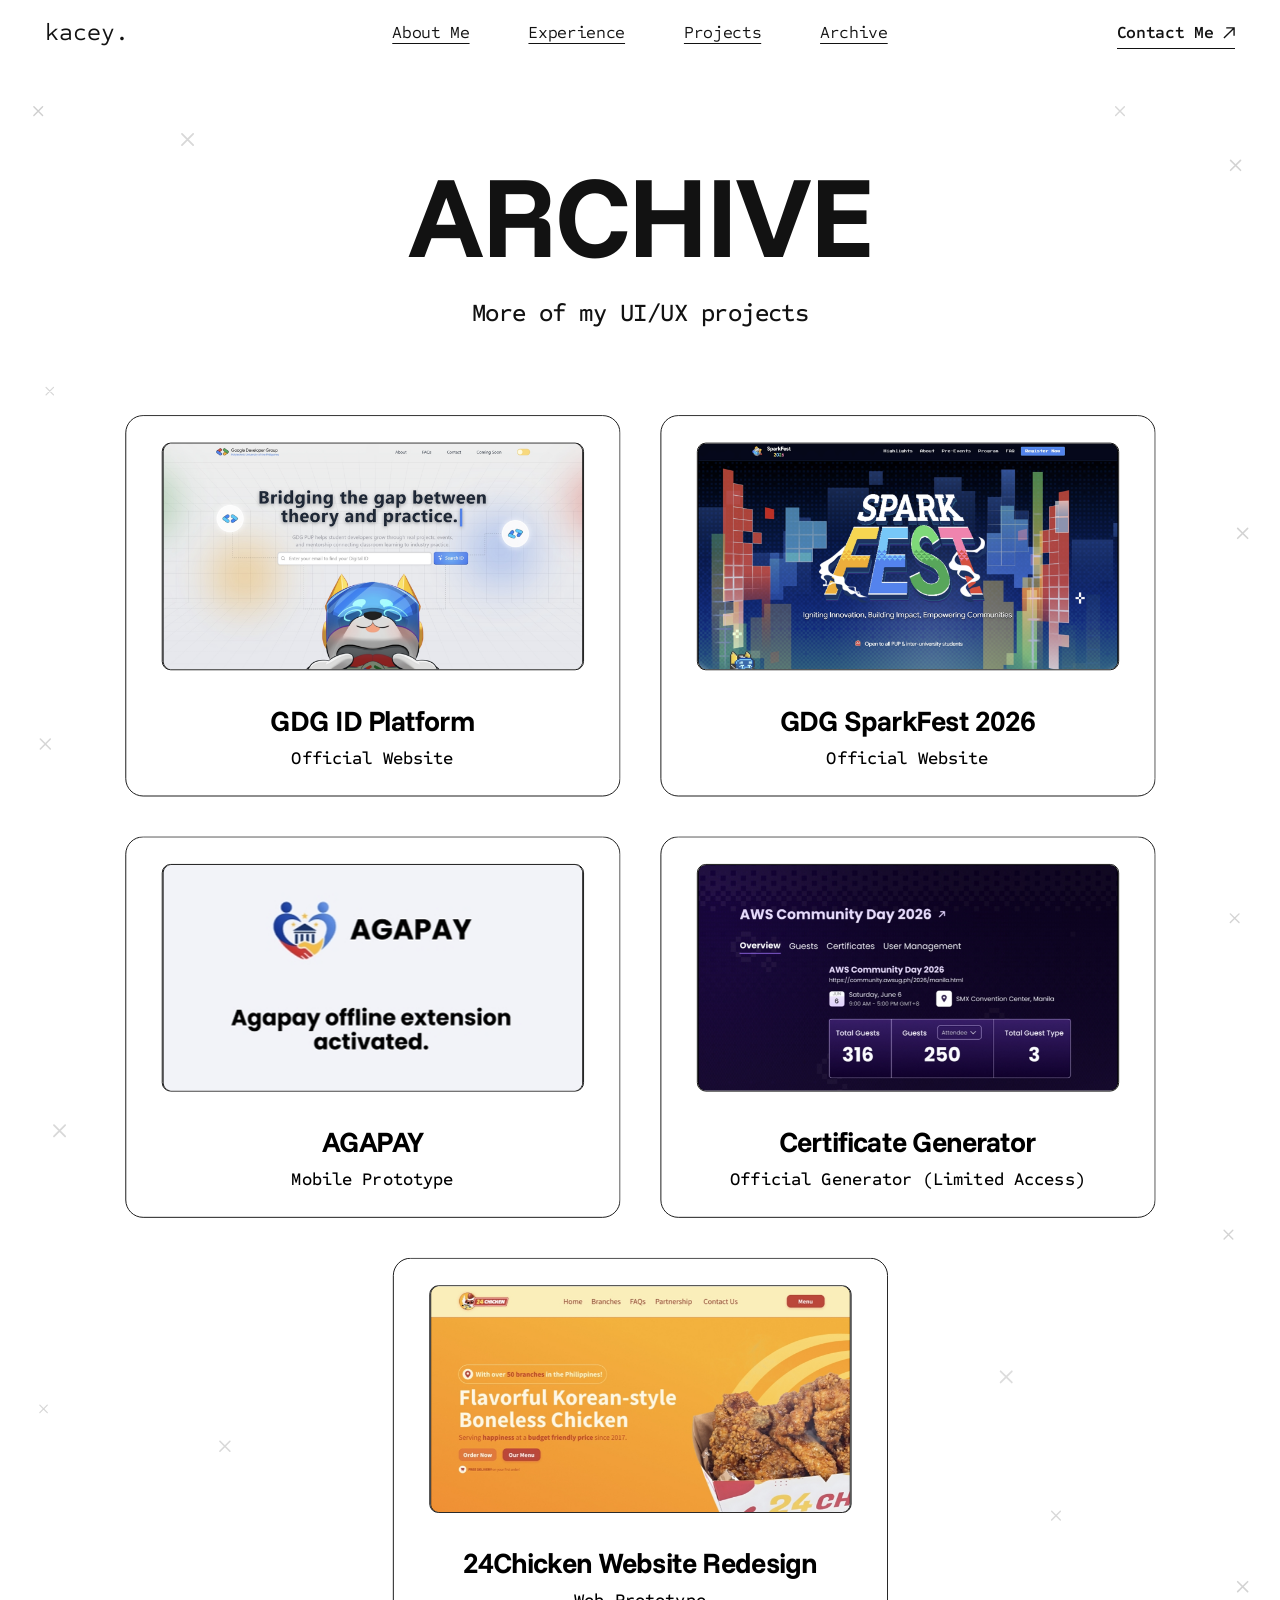
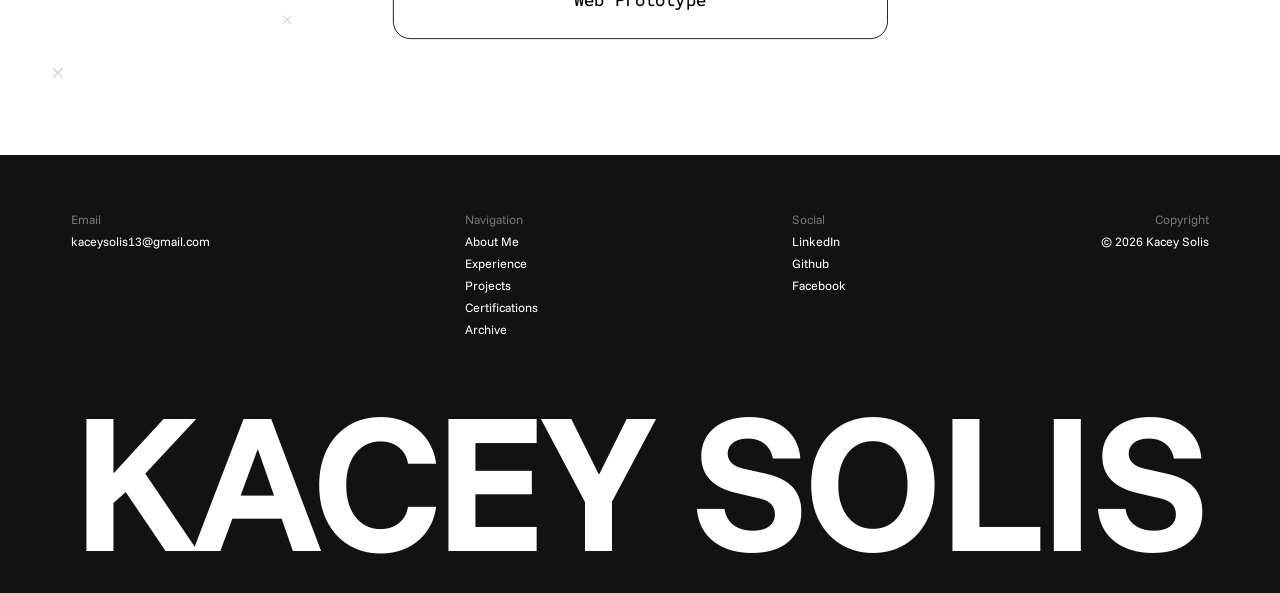
<file: archive.html>
<!DOCTYPE html>
<html lang="en">
<head>
<meta charset="UTF-8">
<meta name="viewport" content="width=device-width, initial-scale=1">
<title>Archive — Kacey Solis</title>
<link rel="preconnect" href="https://fonts.googleapis.com">
<link rel="preconnect" href="https://fonts.gstatic.com" crossorigin>
<link href="https://fonts.googleapis.com/css2?family=Funnel+Sans:wght@400;500;600;700&family=Sometype+Mono:wght@400;500;600&display=swap" rel="stylesheet">
<link rel="stylesheet" href="styles.css">
<script>document.documentElement.classList.add('js')</script>
</head>
<body>

  <!-- Header -->
  <header class="header" id="header">
    <div class="header__bar">
      <a class="logo" href="index.html">kacey.</a>
      <nav class="nav" aria-label="Primary">
        <a href="index.html#about">About Me</a>
        <a href="index.html#experience">Experience</a>
        <a href="index.html#projects">Projects</a>
        <a href="archive.html">Archive</a>
      </nav>
      <a class="link-arrow contact" href="index.html#send-email">
        <span class="inner">
          <span class="label">Contact Me</span>
          <svg viewBox="0 0 13 13" fill="none" stroke="#121212" stroke-width="1.5" aria-hidden="true"><path d="M1 12 12 1M3.5 1H12v8.5"/></svg>
        </span>
        <span class="rule"></span>
      </a>
      <button class="menu-toggle" type="button" aria-expanded="false" aria-controls="mobile-menu" aria-label="Open menu">
        <svg class="icon-burger" width="16" height="11" viewBox="0 0 16 11" fill="none" stroke="#121212" stroke-width="1.5" aria-hidden="true"><path d="M0 1h16M0 5.5h16M0 10h16"/></svg>
        <svg class="icon-close" width="11" height="11" viewBox="0 0 11 11" fill="none" stroke="#121212" stroke-width="1.5" aria-hidden="true"><path d="M1 1l9 9M10 1l-9 9"/></svg>
      </button>
    </div>

    <div class="mobile-menu" id="mobile-menu">
      <div class="mobile-menu__inner">
        <div class="mobile-menu__links">
          <a href="index.html#about">About Me</a>
          <a href="index.html#experience">Experience</a>
          <a href="index.html#projects">Projects</a>
          <a href="archive.html">Archive</a>
          <a class="mobile-menu__contact" href="index.html#send-email">
            <span>Contact Me
              <svg viewBox="0 0 10 10" fill="none" stroke="#121212" stroke-width="1.4" aria-hidden="true"><path d="M1 9 9 1M3 1H9v6"/></svg>
            </span>
            <i></i>
          </a>
        </div>
        <div class="mobile-menu__foot">
          <div class="mobile-menu__social">
            <a href="#linkedin">LinkedIn</a><a href="#github">Github</a><a href="#facebook">Facebook</a>
          </div>
          <p class="mobile-menu__copy">© 2026 Kacey Solis</p>
        </div>
      </div>
    </div>
  </header>

  <main>
    <div class="stage stage--auto">
      <section class="frame arc" data-node-id="82:297">
        <div class="fx" aria-hidden="true">
          <svg class="fx__x fx__x--edge" style="--x:2.5%;--y:6%;--z:14px;--o:0.2;--dx:10px;--dy:38px;--r:90deg;--d:19s;--dl:-3s" viewBox="0 0 10 10" fill="none" stroke="currentColor" stroke-width="1.1" stroke-linecap="round"><path d="M1.5 1.5 8.5 8.5M8.5 1.5 1.5 8.5"/></svg>
          <svg class="fx__x fx__x--edge" style="--x:96%;--y:9%;--z:16px;--o:0.18;--dx:-10px;--dy:44px;--r:-120deg;--d:23s;--dl:-9s" viewBox="0 0 10 10" fill="none" stroke="currentColor" stroke-width="1.1" stroke-linecap="round"><path d="M1.5 1.5 8.5 8.5M8.5 1.5 1.5 8.5"/></svg>
          <svg class="fx__x fx__x--mid" style="--x:14%;--y:7.5%;--z:18px;--o:0.16;--dx:-24px;--dy:26px;--r:120deg;--d:26s;--dl:-12s" viewBox="0 0 10 10" fill="none" stroke="currentColor" stroke-width="1.1" stroke-linecap="round"><path d="M1.5 1.5 8.5 8.5M8.5 1.5 1.5 8.5"/></svg>
          <svg class="fx__x fx__x--mid" style="--x:87%;--y:6%;--z:14px;--o:0.16;--dx:22px;--dy:-28px;--r:-90deg;--d:18s;--dl:-2s" viewBox="0 0 10 10" fill="none" stroke="currentColor" stroke-width="1.1" stroke-linecap="round"><path d="M1.5 1.5 8.5 8.5M8.5 1.5 1.5 8.5"/></svg>
          <svg class="fx__x fx__x--edge" style="--x:3.5%;--y:22%;--z:12px;--o:0.17;--dx:10px;--dy:-36px;--r:150deg;--d:24s;--dl:-14s" viewBox="0 0 10 10" fill="none" stroke="currentColor" stroke-width="1.1" stroke-linecap="round"><path d="M1.5 1.5 8.5 8.5M8.5 1.5 1.5 8.5"/></svg>
          <svg class="fx__x fx__x--edge" style="--x:96.5%;--y:30%;--z:16px;--o:0.18;--dx:-10px;--dy:40px;--r:-140deg;--d:27s;--dl:-8s" viewBox="0 0 10 10" fill="none" stroke="currentColor" stroke-width="1.1" stroke-linecap="round"><path d="M1.5 1.5 8.5 8.5M8.5 1.5 1.5 8.5"/></svg>
          <svg class="fx__x fx__x--edge" style="--x:3%;--y:42%;--z:16px;--o:0.17;--dx:12px;--dy:-34px;--r:-110deg;--d:25s;--dl:-6s" viewBox="0 0 10 10" fill="none" stroke="currentColor" stroke-width="1.1" stroke-linecap="round"><path d="M1.5 1.5 8.5 8.5M8.5 1.5 1.5 8.5"/></svg>
          <svg class="fx__x fx__x--edge" style="--x:96%;--y:52%;--z:14px;--o:0.18;--dx:-10px;--dy:36px;--r:100deg;--d:22s;--dl:-1s" viewBox="0 0 10 10" fill="none" stroke="currentColor" stroke-width="1.1" stroke-linecap="round"><path d="M1.5 1.5 8.5 8.5M8.5 1.5 1.5 8.5"/></svg>
          <svg class="fx__x fx__x--edge" style="--x:4%;--y:64%;--z:18px;--o:0.16;--dx:10px;--dy:-38px;--r:140deg;--d:26s;--dl:-7s" viewBox="0 0 10 10" fill="none" stroke="currentColor" stroke-width="1.1" stroke-linecap="round"><path d="M1.5 1.5 8.5 8.5M8.5 1.5 1.5 8.5"/></svg>
          <svg class="fx__x fx__x--edge" style="--x:95.5%;--y:70%;--z:14px;--o:0.18;--dx:-10px;--dy:34px;--r:-100deg;--d:23s;--dl:-10s" viewBox="0 0 10 10" fill="none" stroke="currentColor" stroke-width="1.1" stroke-linecap="round"><path d="M1.5 1.5 8.5 8.5M8.5 1.5 1.5 8.5"/></svg>
          <svg class="fx__x fx__x--edge" style="--x:3%;--y:80%;--z:12px;--o:0.17;--dx:12px;--dy:-30px;--r:130deg;--d:24s;--dl:-13s" viewBox="0 0 10 10" fill="none" stroke="currentColor" stroke-width="1.1" stroke-linecap="round"><path d="M1.5 1.5 8.5 8.5M8.5 1.5 1.5 8.5"/></svg>
          <svg class="fx__x fx__x--edge" style="--x:96.5%;--y:90%;--z:16px;--o:0.18;--dx:-10px;--dy:38px;--r:-130deg;--d:25s;--dl:-4s" viewBox="0 0 10 10" fill="none" stroke="currentColor" stroke-width="1.1" stroke-linecap="round"><path d="M1.5 1.5 8.5 8.5M8.5 1.5 1.5 8.5"/></svg>
          <svg class="fx__x fx__x--mid" style="--x:17%;--y:82%;--z:16px;--o:0.16;--dx:-26px;--dy:-24px;--r:160deg;--d:25s;--dl:-11s" viewBox="0 0 10 10" fill="none" stroke="currentColor" stroke-width="1.1" stroke-linecap="round"><path d="M1.5 1.5 8.5 8.5M8.5 1.5 1.5 8.5"/></svg>
          <svg class="fx__x fx__x--mid" style="--x:82%;--y:86%;--z:14px;--o:0.16;--dx:24px;--dy:26px;--r:-110deg;--d:21s;--dl:-1s" viewBox="0 0 10 10" fill="none" stroke="currentColor" stroke-width="1.1" stroke-linecap="round"><path d="M1.5 1.5 8.5 8.5M8.5 1.5 1.5 8.5"/></svg>
          <svg class="fx__x fx__x--mid" style="--x:22%;--y:92%;--z:12px;--o:0.15;--dx:28px;--dy:-18px;--r:120deg;--d:23s;--dl:-15s" viewBox="0 0 10 10" fill="none" stroke="currentColor" stroke-width="1.1" stroke-linecap="round"><path d="M1.5 1.5 8.5 8.5M8.5 1.5 1.5 8.5"/></svg>
          <svg class="fx__x fx__x--mid" style="--x:78%;--y:78%;--z:18px;--o:0.14;--dx:-24px;--dy:28px;--r:-150deg;--d:26s;--dl:-5s" viewBox="0 0 10 10" fill="none" stroke="currentColor" stroke-width="1.1" stroke-linecap="round"><path d="M1.5 1.5 8.5 8.5M8.5 1.5 1.5 8.5"/></svg>
          <svg class="fx__x fx__x--edge" style="--x:4%;--y:95%;--z:14px;--o:0.18;--dx:10px;--dy:-26px;--r:-90deg;--d:20s;--dl:-5s" viewBox="0 0 10 10" fill="none" stroke="currentColor" stroke-width="1.1" stroke-linecap="round"><path d="M1.5 1.5 8.5 8.5M8.5 1.5 1.5 8.5"/></svg>
        </div>

        <div class="arc__content">
          <header class="arc__head">
            <h1 class="arc__title js-split" data-split>ARCHIVE</h1>
            <p class="arc__sub">More of my UI/UX projects</p>
          </header>

          <div class="arc__grid">
          <a class="arc__card arc__card--link" href="https://id.gdgpup.org/" target="_blank" rel="noopener">
            <div class="arc__img"><img src="assets/ar-id.png" alt="GDG ID Platform website"></div>
            <div class="arc__text"><h2 class="arc__name">GDG ID Platform</h2><p class="arc__type">Official Website</p></div>
          </a>
          <a class="arc__card arc__card--link" href="https://sparkfest.gdgpup.org/" target="_blank" rel="noopener">
            <div class="arc__img"><img src="assets/ar-sparkfest.png" alt="GDG SparkFest 2026 website"></div>
            <div class="arc__text"><h2 class="arc__name">GDG SparkFest 2026</h2><p class="arc__type">Official Website</p></div>
          </a>
          <article class="arc__card">
            <div class="arc__img"><img src="assets/ar-agapay.png" alt="AGAPAY mobile prototype"></div>
            <div class="arc__text"><h2 class="arc__name">AGAPAY</h2><p class="arc__type">Mobile Prototype</p></div>
          </article>
          <article class="arc__card">
            <div class="arc__img"><img src="assets/ar-cert.png" alt="Certificate generator"></div>
            <div class="arc__text"><h2 class="arc__name">Certificate Generator</h2><p class="arc__type">Official Generator (Limited Access)</p></div>
          </article>
          <article class="arc__card">
            <div class="arc__img"><img src="assets/ar-chicken.png" alt="24Chicken website redesign"></div>
            <div class="arc__text"><h2 class="arc__name">24Chicken Website Redesign</h2><p class="arc__type">Web Prototype</p></div>
          </article>
          </div>
        </div>
      </section>
    </div>
  </main>

  <!-- Footer -->
  <footer class="footer" id="contact">
    <div class="footer__inner">
      <div class="footer__top">
        <div class="footer__cols">
          <div class="footer__col footer__col--nav">
            <p class="footer__label">Navigation</p>
            <a href="index.html#about">About Me</a>
            <a href="index.html#experience">Experience</a>
            <a href="index.html#projects">Projects</a>
            <a href="index.html#certifications">Certifications</a>
            <a href="archive.html">Archive</a>
          </div>
          <div class="footer__col footer__col--social">
            <p class="footer__label">Social</p>
            <a href="#linkedin">LinkedIn</a>
            <a href="#github">Github</a>
            <a href="#facebook">Facebook</a>
          </div>
        </div>
        <div class="footer__col footer__col--email">
          <p class="footer__label">Email</p>
          <a href="mailto:kaceysolis13@gmail.com">kaceysolis13@gmail.com</a>
        </div>
        <div class="footer__col footer__col--copy">
          <p class="footer__label">Copyright</p>
          <p>© 2026 Kacey Solis</p>
        </div>
      </div>
      <p class="footer__name">KACEY SOLIS</p>
    </div>
  </footer>

  <script src="script.js"></script>
</body>
</html>
</file>
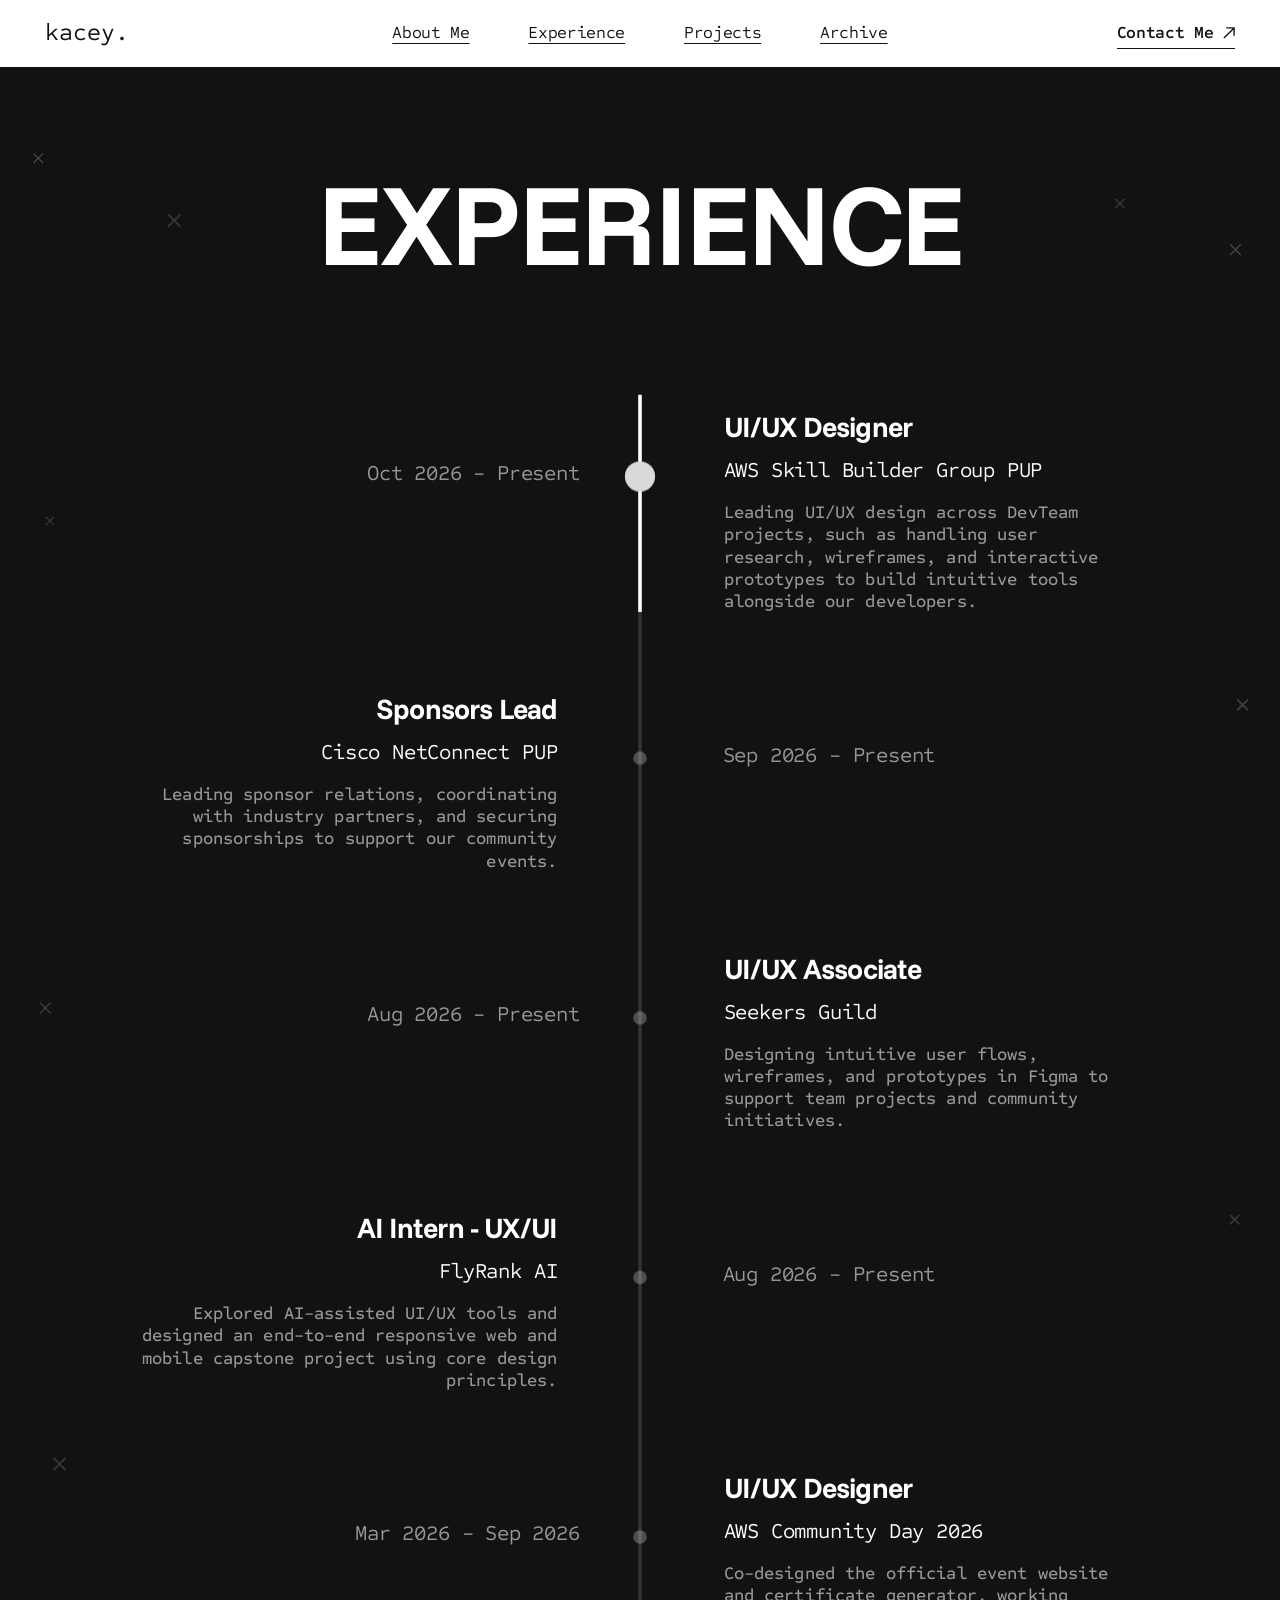
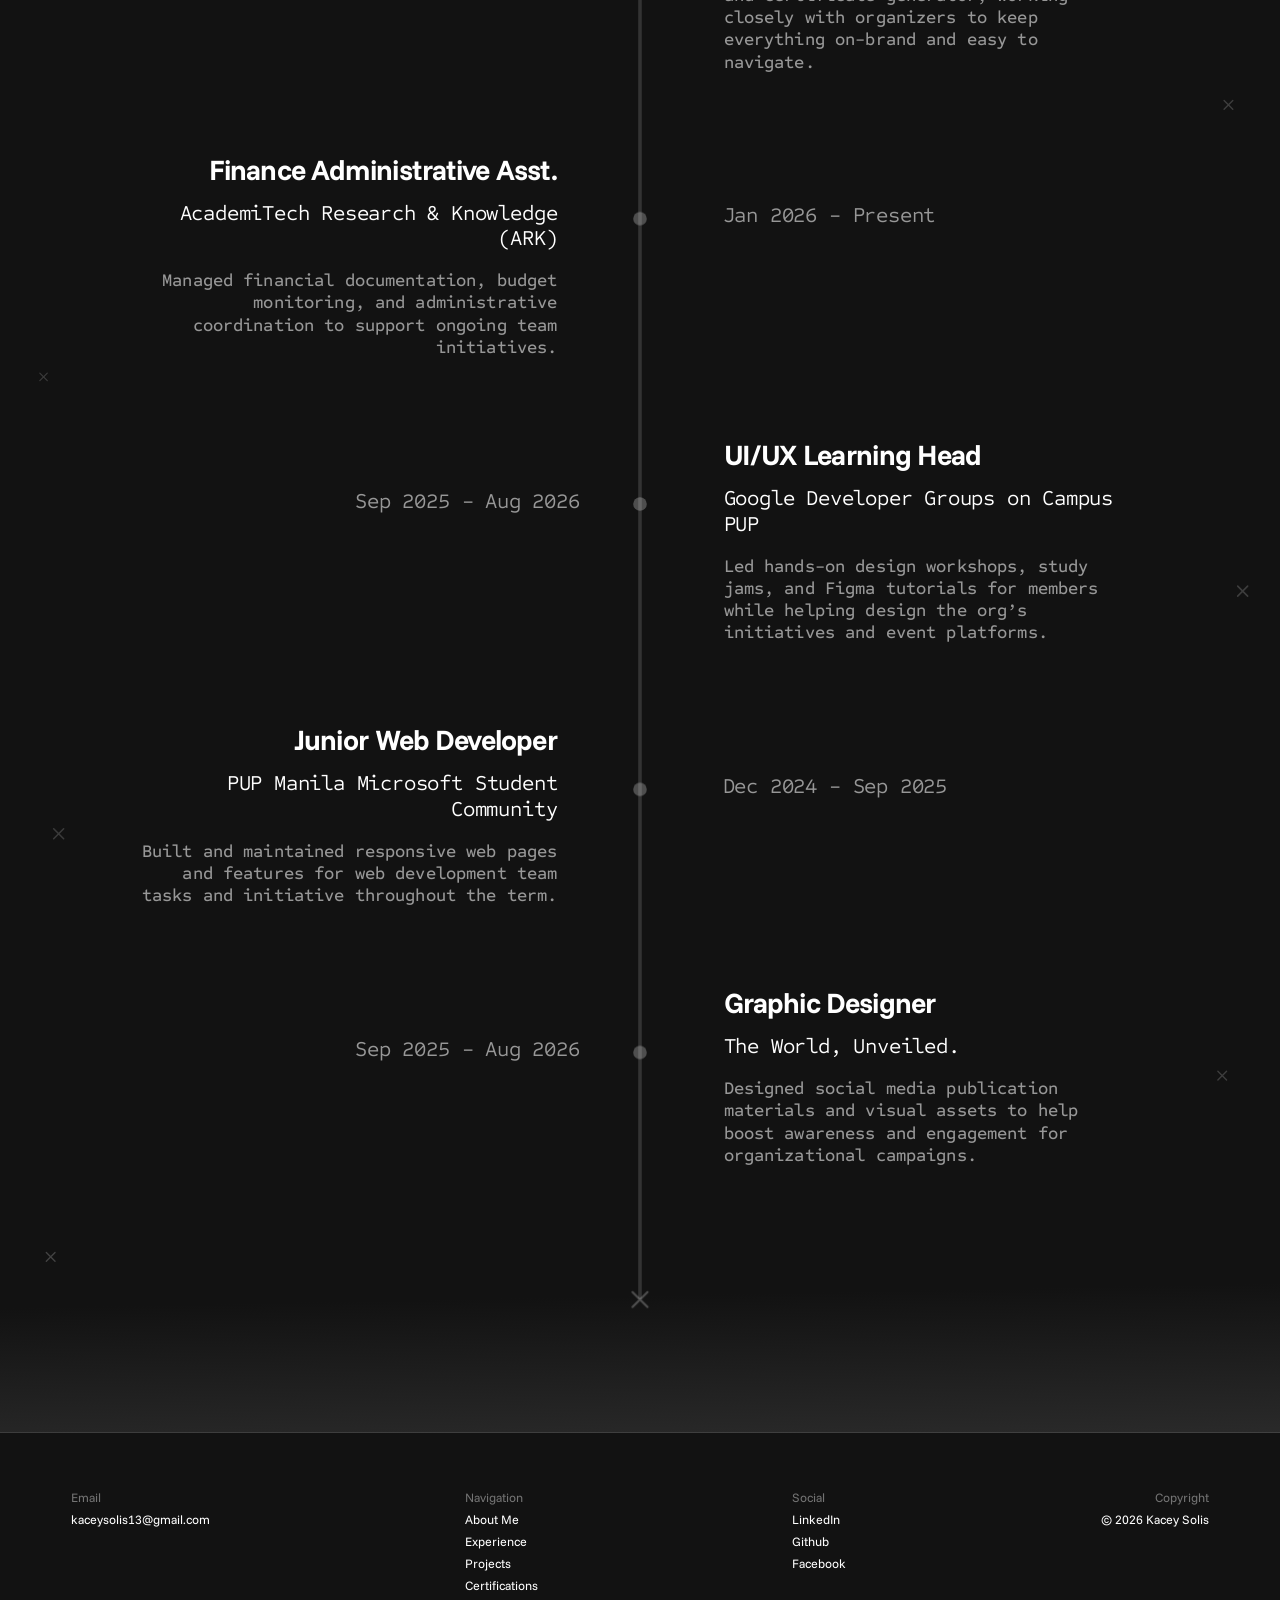
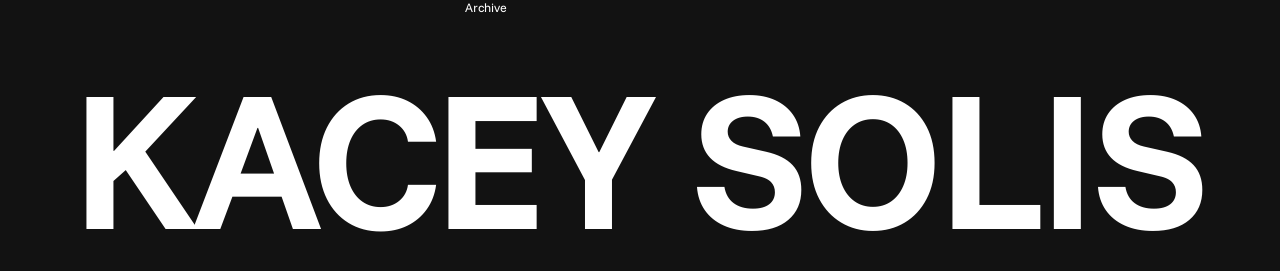
<file: full-history.html>
<!DOCTYPE html>
<html lang="en">
<head>
<meta charset="UTF-8">
<meta name="viewport" content="width=device-width, initial-scale=1">
<title>Experience — Kacey Solis</title>
<link rel="preconnect" href="https://fonts.googleapis.com">
<link rel="preconnect" href="https://fonts.gstatic.com" crossorigin>
<link href="https://fonts.googleapis.com/css2?family=Funnel+Sans:wght@400;500;600;700&family=Sometype+Mono:wght@400;500;600&display=swap" rel="stylesheet">
<link rel="stylesheet" href="styles.css">
<script>document.documentElement.classList.add('js')</script>
</head>
<body>

  <!-- Header -->
  <header class="header" id="header">
    <div class="header__bar">
      <a class="logo" href="index.html">kacey.</a>
      <nav class="nav" aria-label="Primary">
        <a href="index.html#about">About Me</a>
        <a href="index.html#experience">Experience</a>
        <a href="index.html#projects">Projects</a>
        <a href="index.html#archive">Archive</a>
      </nav>
      <a class="link-arrow contact" href="#contact">
        <span class="inner">
          <span class="label">Contact Me</span>
          <svg viewBox="0 0 13 13" fill="none" stroke="#121212" stroke-width="1.5" aria-hidden="true"><path d="M1 12 12 1M3.5 1H12v8.5"/></svg>
        </span>
        <span class="rule"></span>
      </a>
      <button class="menu-toggle" type="button" aria-expanded="false" aria-controls="mobile-menu" aria-label="Open menu">
        <svg class="icon-burger" width="16" height="11" viewBox="0 0 16 11" fill="none" stroke="#121212" stroke-width="1.5" aria-hidden="true"><path d="M0 1h16M0 5.5h16M0 10h16"/></svg>
        <svg class="icon-close" width="11" height="11" viewBox="0 0 11 11" fill="none" stroke="#121212" stroke-width="1.5" aria-hidden="true"><path d="M1 1l9 9M10 1l-9 9"/></svg>
      </button>
    </div>

    <div class="mobile-menu" id="mobile-menu">
      <div class="mobile-menu__inner">
        <div class="mobile-menu__links">
          <a href="index.html#about">About Me</a>
          <a href="index.html#experience">Experience</a>
          <a href="index.html#projects">Projects</a>
          <a href="index.html#archive">Archive</a>
          <a class="mobile-menu__contact" href="#contact">
            <span>Contact Me
              <svg viewBox="0 0 10 10" fill="none" stroke="#121212" stroke-width="1.4" aria-hidden="true"><path d="M1 9 9 1M3 1H9v6"/></svg>
            </span>
            <i></i>
          </a>
        </div>
        <div class="mobile-menu__foot">
          <div class="mobile-menu__social">
            <a href="#linkedin">LinkedIn</a><a href="#github">Github</a><a href="#facebook">Facebook</a>
          </div>
          <p class="mobile-menu__copy">© 2026 Kacey Solis</p>
        </div>
      </div>
    </div>
  </header>

  <main>
    <div class="stage stage--auto">
      <section class="frame xp" data-node-id="82:258">
        <div class="fx" aria-hidden="true">
          <svg class="fx__x fx__x--edge" style="--x:2.5%;--y:5%;--z:14px;--o:0.22;--dx:10px;--dy:38px;--r:90deg;--d:19s;--dl:-3s" viewBox="0 0 10 10" fill="none" stroke="currentColor" stroke-width="1.1" stroke-linecap="round"><path d="M1.5 1.5 8.5 8.5M8.5 1.5 1.5 8.5"/></svg>
          <svg class="fx__x fx__x--edge" style="--x:96%;--y:8%;--z:16px;--o:0.2;--dx:-10px;--dy:44px;--r:-120deg;--d:23s;--dl:-9s" viewBox="0 0 10 10" fill="none" stroke="currentColor" stroke-width="1.1" stroke-linecap="round"><path d="M1.5 1.5 8.5 8.5M8.5 1.5 1.5 8.5"/></svg>
          <svg class="fx__x fx__x--mid" style="--x:13%;--y:7%;--z:18px;--o:0.15;--dx:-24px;--dy:26px;--r:120deg;--d:26s;--dl:-12s" viewBox="0 0 10 10" fill="none" stroke="currentColor" stroke-width="1.1" stroke-linecap="round"><path d="M1.5 1.5 8.5 8.5M8.5 1.5 1.5 8.5"/></svg>
          <svg class="fx__x fx__x--mid" style="--x:87%;--y:6.5%;--z:14px;--o:0.16;--dx:22px;--dy:-28px;--r:-90deg;--d:18s;--dl:-2s" viewBox="0 0 10 10" fill="none" stroke="currentColor" stroke-width="1.1" stroke-linecap="round"><path d="M1.5 1.5 8.5 8.5M8.5 1.5 1.5 8.5"/></svg>
          <svg class="fx__x fx__x--edge" style="--x:3.5%;--y:17%;--z:12px;--o:0.17;--dx:10px;--dy:-36px;--r:150deg;--d:24s;--dl:-14s" viewBox="0 0 10 10" fill="none" stroke="currentColor" stroke-width="1.1" stroke-linecap="round"><path d="M1.5 1.5 8.5 8.5M8.5 1.5 1.5 8.5"/></svg>
          <svg class="fx__x fx__x--edge" style="--x:96.5%;--y:23%;--z:16px;--o:0.2;--dx:-10px;--dy:40px;--r:-140deg;--d:27s;--dl:-8s" viewBox="0 0 10 10" fill="none" stroke="currentColor" stroke-width="1.1" stroke-linecap="round"><path d="M1.5 1.5 8.5 8.5M8.5 1.5 1.5 8.5"/></svg>
          <svg class="fx__x fx__x--edge" style="--x:3%;--y:33%;--z:16px;--o:0.17;--dx:12px;--dy:-34px;--r:-110deg;--d:25s;--dl:-6s" viewBox="0 0 10 10" fill="none" stroke="currentColor" stroke-width="1.1" stroke-linecap="round"><path d="M1.5 1.5 8.5 8.5M8.5 1.5 1.5 8.5"/></svg>
          <svg class="fx__x fx__x--edge" style="--x:96%;--y:40%;--z:14px;--o:0.18;--dx:-10px;--dy:36px;--r:100deg;--d:22s;--dl:-1s" viewBox="0 0 10 10" fill="none" stroke="currentColor" stroke-width="1.1" stroke-linecap="round"><path d="M1.5 1.5 8.5 8.5M8.5 1.5 1.5 8.5"/></svg>
          <svg class="fx__x fx__x--edge" style="--x:4%;--y:48%;--z:18px;--o:0.16;--dx:10px;--dy:-38px;--r:140deg;--d:26s;--dl:-7s" viewBox="0 0 10 10" fill="none" stroke="currentColor" stroke-width="1.1" stroke-linecap="round"><path d="M1.5 1.5 8.5 8.5M8.5 1.5 1.5 8.5"/></svg>
          <svg class="fx__x fx__x--edge" style="--x:95.5%;--y:56%;--z:14px;--o:0.18;--dx:-10px;--dy:34px;--r:-100deg;--d:23s;--dl:-10s" viewBox="0 0 10 10" fill="none" stroke="currentColor" stroke-width="1.1" stroke-linecap="round"><path d="M1.5 1.5 8.5 8.5M8.5 1.5 1.5 8.5"/></svg>
          <svg class="fx__x fx__x--edge" style="--x:3%;--y:65%;--z:12px;--o:0.17;--dx:12px;--dy:-30px;--r:130deg;--d:24s;--dl:-13s" viewBox="0 0 10 10" fill="none" stroke="currentColor" stroke-width="1.1" stroke-linecap="round"><path d="M1.5 1.5 8.5 8.5M8.5 1.5 1.5 8.5"/></svg>
          <svg class="fx__x fx__x--edge" style="--x:96.5%;--y:72%;--z:16px;--o:0.18;--dx:-10px;--dy:38px;--r:-130deg;--d:25s;--dl:-4s" viewBox="0 0 10 10" fill="none" stroke="currentColor" stroke-width="1.1" stroke-linecap="round"><path d="M1.5 1.5 8.5 8.5M8.5 1.5 1.5 8.5"/></svg>
          <svg class="fx__x fx__x--edge" style="--x:4%;--y:80%;--z:16px;--o:0.17;--dx:10px;--dy:-34px;--r:110deg;--d:22s;--dl:-15s" viewBox="0 0 10 10" fill="none" stroke="currentColor" stroke-width="1.1" stroke-linecap="round"><path d="M1.5 1.5 8.5 8.5M8.5 1.5 1.5 8.5"/></svg>
          <svg class="fx__x fx__x--edge" style="--x:95%;--y:88%;--z:14px;--o:0.18;--dx:-10px;--dy:-30px;--r:100deg;--d:21s;--dl:-11s" viewBox="0 0 10 10" fill="none" stroke="currentColor" stroke-width="1.1" stroke-linecap="round"><path d="M1.5 1.5 8.5 8.5M8.5 1.5 1.5 8.5"/></svg>
          <svg class="fx__x fx__x--edge" style="--x:3.5%;--y:94%;--z:14px;--o:0.2;--dx:10px;--dy:-26px;--r:-90deg;--d:20s;--dl:-5s" viewBox="0 0 10 10" fill="none" stroke="currentColor" stroke-width="1.1" stroke-linecap="round"><path d="M1.5 1.5 8.5 8.5M8.5 1.5 1.5 8.5"/></svg>
        </div>

        <h1 class="xp__title js-split" data-split>EXPERIENCE</h1>

        <div class="tl" id="tl">
          <div class="tl__line" aria-hidden="true"><i class="tl__fill"></i></div>
          <article class="tl__row tl__row--r"><p class="tl__date">Oct 2026 - Present</p><span class="tl__dot" aria-hidden="true"></span><div class="tl__entry"><div class="tl__head"><h2 class="tl__role">UI/UX Designer</h2><p class="tl__org">AWS Skill Builder Group PUP</p></div><p class="tl__desc">Leading UI/UX design across DevTeam projects, such as handling user research, wireframes, and interactive prototypes to build intuitive tools alongside our developers.</p></div></article>
          <article class="tl__row tl__row--l"><div class="tl__entry"><div class="tl__head"><h2 class="tl__role">Sponsors Lead</h2><p class="tl__org">Cisco NetConnect PUP</p></div><p class="tl__desc">Leading sponsor relations, coordinating with industry partners, and securing sponsorships to support our community events.</p></div><span class="tl__dot" aria-hidden="true"></span><p class="tl__date">Sep 2026 - Present</p></article>
          <article class="tl__row tl__row--r"><p class="tl__date">Aug 2026 - Present</p><span class="tl__dot" aria-hidden="true"></span><div class="tl__entry"><div class="tl__head"><h2 class="tl__role">UI/UX Associate</h2><p class="tl__org">Seekers Guild</p></div><p class="tl__desc">Designing intuitive user flows, wireframes, and prototypes in Figma to support team projects and community initiatives.</p></div></article>
          <article class="tl__row tl__row--l"><div class="tl__entry"><div class="tl__head"><h2 class="tl__role">AI Intern - UX/UI</h2><p class="tl__org">FlyRank AI</p></div><p class="tl__desc">Explored AI-assisted UI/UX tools and designed an end-to-end responsive web and mobile capstone project using core design principles.</p></div><span class="tl__dot" aria-hidden="true"></span><p class="tl__date">Aug 2026 - Present</p></article>
          <article class="tl__row tl__row--r"><p class="tl__date">Mar 2026 - Sep 2026</p><span class="tl__dot" aria-hidden="true"></span><div class="tl__entry"><div class="tl__head"><h2 class="tl__role">UI/UX Designer</h2><p class="tl__org">AWS Community Day 2026</p></div><p class="tl__desc">Co-designed the official event website and certificate generator, working closely with organizers to keep everything on-brand and easy to navigate.</p></div></article>
          <article class="tl__row tl__row--l"><div class="tl__entry"><div class="tl__head"><h2 class="tl__role">Finance Administrative Asst.</h2><p class="tl__org">AcademiTech Research &amp; Knowledge (ARK)</p></div><p class="tl__desc">Managed financial documentation, budget monitoring, and administrative coordination to support ongoing team initiatives.</p></div><span class="tl__dot" aria-hidden="true"></span><p class="tl__date">Jan 2026 - Present</p></article>
          <article class="tl__row tl__row--r"><p class="tl__date">Sep 2025 - Aug 2026</p><span class="tl__dot" aria-hidden="true"></span><div class="tl__entry"><div class="tl__head"><h2 class="tl__role">UI/UX Learning Head</h2><p class="tl__org">Google Developer Groups on Campus PUP</p></div><p class="tl__desc">Led hands-on design workshops, study jams, and Figma tutorials for members while helping design the org’s initiatives and event platforms.</p></div></article>
          <article class="tl__row tl__row--l"><div class="tl__entry"><div class="tl__head"><h2 class="tl__role">Junior Web Developer</h2><p class="tl__org">PUP Manila Microsoft Student Community</p></div><p class="tl__desc">Built and maintained responsive web pages and features for web development team tasks and initiative throughout the term.</p></div><span class="tl__dot" aria-hidden="true"></span><p class="tl__date">Dec 2024 - Sep 2025</p></article>
          <article class="tl__row tl__row--r"><p class="tl__date">Sep 2025 - Aug 2026</p><span class="tl__dot" aria-hidden="true"></span><div class="tl__entry"><div class="tl__head"><h2 class="tl__role">Graphic Designer</h2><p class="tl__org">The World, Unveiled.</p></div><p class="tl__desc">Designed social media publication materials and visual assets to help boost awareness and engagement for organizational campaigns.</p></div></article>
          <svg class="tl__end" viewBox="0 0 44 44" fill="none" stroke="#fff" stroke-width="4" stroke-linecap="round" aria-hidden="true"><path d="M8 8 36 36M36 8 8 36"/></svg>
        </div>
      </section>
    </div>
  </main>

  <!-- Footer -->
  <footer class="footer" id="contact">
    <div class="footer__inner">
      <div class="footer__top">
        <div class="footer__cols">
          <div class="footer__col footer__col--nav">
            <p class="footer__label">Navigation</p>
            <a href="index.html#about">About Me</a>
            <a href="index.html#experience">Experience</a>
            <a href="index.html#projects">Projects</a>
            <a href="index.html#certifications">Certifications</a>
            <a href="index.html#archive">Archive</a>
          </div>
          <div class="footer__col footer__col--social">
            <p class="footer__label">Social</p>
            <a href="#linkedin">LinkedIn</a>
            <a href="#github">Github</a>
            <a href="#facebook">Facebook</a>
          </div>
        </div>
        <div class="footer__col footer__col--email">
          <p class="footer__label">Email</p>
          <a href="mailto:kaceysolis13@gmail.com">kaceysolis13@gmail.com</a>
        </div>
        <div class="footer__col footer__col--copy">
          <p class="footer__label">Copyright</p>
          <p>© 2026 Kacey Solis</p>
        </div>
      </div>
      <p class="footer__name">KACEY SOLIS</p>
    </div>
  </footer>

  <script src="script.js"></script>
</body>
</html>
</file>
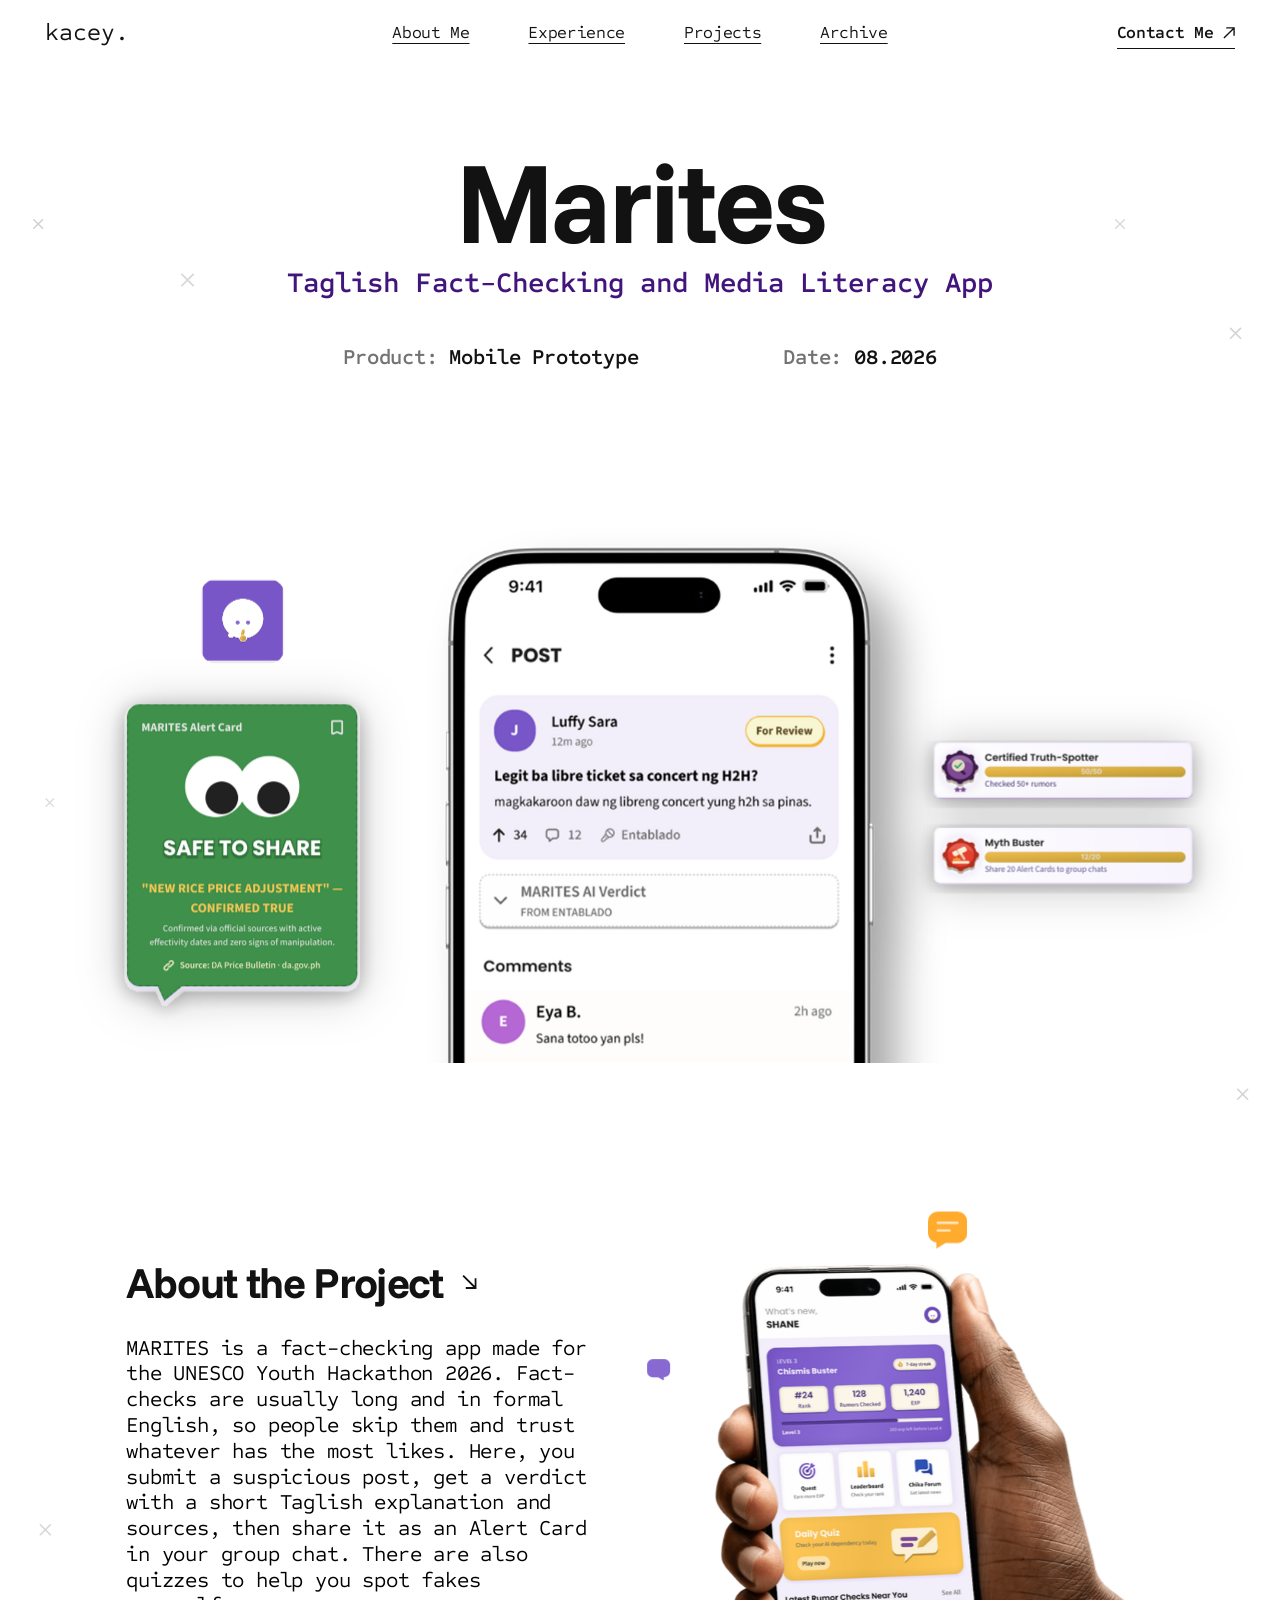
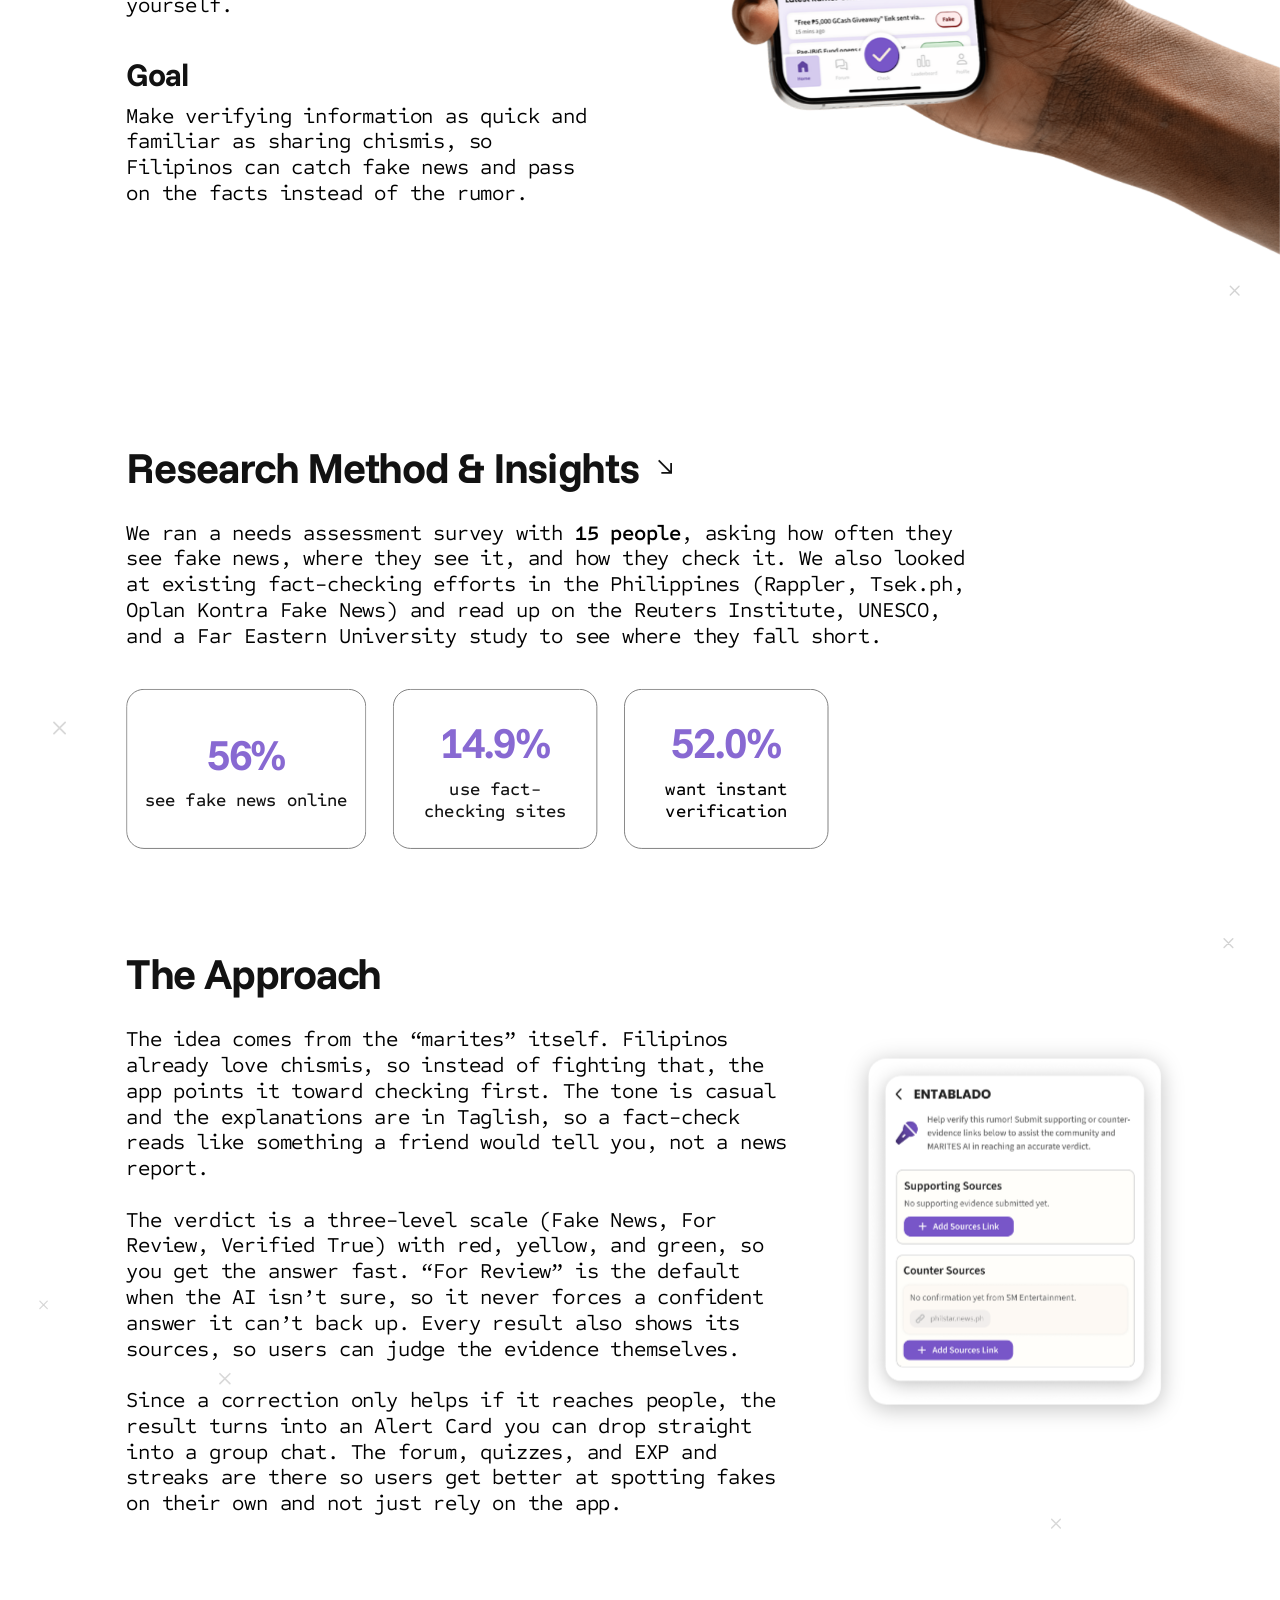
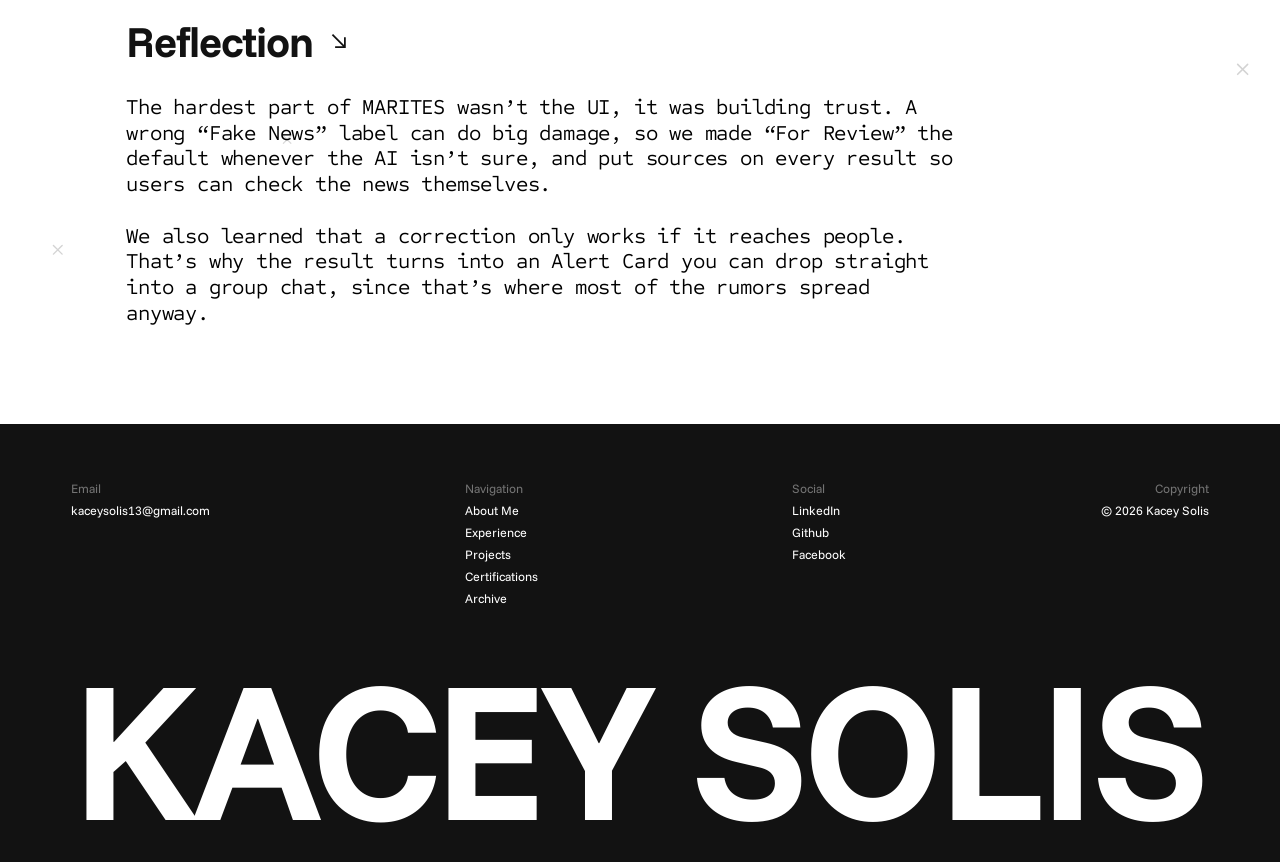
<file: marites.html>
<!DOCTYPE html>
<html lang="en">
<head>
<meta charset="UTF-8">
<meta name="viewport" content="width=device-width, initial-scale=1">
<title>Marites — Kacey Solis</title>
<link rel="preconnect" href="https://fonts.googleapis.com">
<link rel="preconnect" href="https://fonts.gstatic.com" crossorigin>
<link href="https://fonts.googleapis.com/css2?family=Funnel+Sans:wght@400;500;600;700&family=Sometype+Mono:wght@400;500;600&display=swap" rel="stylesheet">
<link rel="stylesheet" href="styles.css">
<script>document.documentElement.classList.add('js')</script>
</head>
<body>

  <!-- Header -->
  <header class="header" id="header">
    <div class="header__bar">
      <a class="logo" href="index.html">kacey.</a>
      <nav class="nav" aria-label="Primary">
        <a href="index.html#about">About Me</a>
        <a href="index.html#experience">Experience</a>
        <a href="index.html#projects">Projects</a>
        <a href="archive.html">Archive</a>
      </nav>
      <a class="link-arrow contact" href="index.html#send-email">
        <span class="inner">
          <span class="label">Contact Me</span>
          <svg viewBox="0 0 13 13" fill="none" stroke="#121212" stroke-width="1.5" aria-hidden="true"><path d="M1 12 12 1M3.5 1H12v8.5"/></svg>
        </span>
        <span class="rule"></span>
      </a>
      <button class="menu-toggle" type="button" aria-expanded="false" aria-controls="mobile-menu" aria-label="Open menu">
        <svg class="icon-burger" width="16" height="11" viewBox="0 0 16 11" fill="none" stroke="#121212" stroke-width="1.5" aria-hidden="true"><path d="M0 1h16M0 5.5h16M0 10h16"/></svg>
        <svg class="icon-close" width="11" height="11" viewBox="0 0 11 11" fill="none" stroke="#121212" stroke-width="1.5" aria-hidden="true"><path d="M1 1l9 9M10 1l-9 9"/></svg>
      </button>
    </div>

    <div class="mobile-menu" id="mobile-menu">
      <div class="mobile-menu__inner">
        <div class="mobile-menu__links">
          <a href="index.html#about">About Me</a>
          <a href="index.html#experience">Experience</a>
          <a href="index.html#projects">Projects</a>
          <a href="archive.html">Archive</a>
          <a class="mobile-menu__contact" href="index.html#send-email">
            <span>Contact Me
              <svg viewBox="0 0 10 10" fill="none" stroke="#121212" stroke-width="1.4" aria-hidden="true"><path d="M1 9 9 1M3 1H9v6"/></svg>
            </span>
            <i></i>
          </a>
        </div>
        <div class="mobile-menu__foot">
          <div class="mobile-menu__social">
            <a href="#linkedin">LinkedIn</a><a href="#github">Github</a><a href="#facebook">Facebook</a>
          </div>
          <p class="mobile-menu__copy">© 2026 Kacey Solis</p>
        </div>
      </div>
    </div>
  </header>

  <main>
    <div class="stage stage--auto stage--mrt">
      <section class="frame isk mrt" data-node-id="88:565">
        <div class="fx" aria-hidden="true">
          <svg class="fx__x fx__x--edge" style="--x:2.5%;--y:6%;--z:14px;--o:0.2;--dx:10px;--dy:38px;--r:90deg;--d:19s;--dl:-3s" viewBox="0 0 10 10" fill="none" stroke="currentColor" stroke-width="1.1" stroke-linecap="round"><path d="M1.5 1.5 8.5 8.5M8.5 1.5 1.5 8.5"/></svg>
          <svg class="fx__x fx__x--edge" style="--x:96%;--y:9%;--z:16px;--o:0.18;--dx:-10px;--dy:44px;--r:-120deg;--d:23s;--dl:-9s" viewBox="0 0 10 10" fill="none" stroke="currentColor" stroke-width="1.1" stroke-linecap="round"><path d="M1.5 1.5 8.5 8.5M8.5 1.5 1.5 8.5"/></svg>
          <svg class="fx__x fx__x--mid" style="--x:14%;--y:7.5%;--z:18px;--o:0.16;--dx:-24px;--dy:26px;--r:120deg;--d:26s;--dl:-12s" viewBox="0 0 10 10" fill="none" stroke="currentColor" stroke-width="1.1" stroke-linecap="round"><path d="M1.5 1.5 8.5 8.5M8.5 1.5 1.5 8.5"/></svg>
          <svg class="fx__x fx__x--mid" style="--x:87%;--y:6%;--z:14px;--o:0.16;--dx:22px;--dy:-28px;--r:-90deg;--d:18s;--dl:-2s" viewBox="0 0 10 10" fill="none" stroke="currentColor" stroke-width="1.1" stroke-linecap="round"><path d="M1.5 1.5 8.5 8.5M8.5 1.5 1.5 8.5"/></svg>
          <svg class="fx__x fx__x--edge" style="--x:3.5%;--y:22%;--z:12px;--o:0.17;--dx:10px;--dy:-36px;--r:150deg;--d:24s;--dl:-14s" viewBox="0 0 10 10" fill="none" stroke="currentColor" stroke-width="1.1" stroke-linecap="round"><path d="M1.5 1.5 8.5 8.5M8.5 1.5 1.5 8.5"/></svg>
          <svg class="fx__x fx__x--edge" style="--x:96.5%;--y:30%;--z:16px;--o:0.18;--dx:-10px;--dy:40px;--r:-140deg;--d:27s;--dl:-8s" viewBox="0 0 10 10" fill="none" stroke="currentColor" stroke-width="1.1" stroke-linecap="round"><path d="M1.5 1.5 8.5 8.5M8.5 1.5 1.5 8.5"/></svg>
          <svg class="fx__x fx__x--edge" style="--x:3%;--y:42%;--z:16px;--o:0.17;--dx:12px;--dy:-34px;--r:-110deg;--d:25s;--dl:-6s" viewBox="0 0 10 10" fill="none" stroke="currentColor" stroke-width="1.1" stroke-linecap="round"><path d="M1.5 1.5 8.5 8.5M8.5 1.5 1.5 8.5"/></svg>
          <svg class="fx__x fx__x--edge" style="--x:96%;--y:52%;--z:14px;--o:0.18;--dx:-10px;--dy:36px;--r:100deg;--d:22s;--dl:-1s" viewBox="0 0 10 10" fill="none" stroke="currentColor" stroke-width="1.1" stroke-linecap="round"><path d="M1.5 1.5 8.5 8.5M8.5 1.5 1.5 8.5"/></svg>
          <svg class="fx__x fx__x--edge" style="--x:4%;--y:64%;--z:18px;--o:0.16;--dx:10px;--dy:-38px;--r:140deg;--d:26s;--dl:-7s" viewBox="0 0 10 10" fill="none" stroke="currentColor" stroke-width="1.1" stroke-linecap="round"><path d="M1.5 1.5 8.5 8.5M8.5 1.5 1.5 8.5"/></svg>
          <svg class="fx__x fx__x--edge" style="--x:95.5%;--y:70%;--z:14px;--o:0.18;--dx:-10px;--dy:34px;--r:-100deg;--d:23s;--dl:-10s" viewBox="0 0 10 10" fill="none" stroke="currentColor" stroke-width="1.1" stroke-linecap="round"><path d="M1.5 1.5 8.5 8.5M8.5 1.5 1.5 8.5"/></svg>
          <svg class="fx__x fx__x--edge" style="--x:3%;--y:80%;--z:12px;--o:0.17;--dx:12px;--dy:-30px;--r:130deg;--d:24s;--dl:-13s" viewBox="0 0 10 10" fill="none" stroke="currentColor" stroke-width="1.1" stroke-linecap="round"><path d="M1.5 1.5 8.5 8.5M8.5 1.5 1.5 8.5"/></svg>
          <svg class="fx__x fx__x--edge" style="--x:96.5%;--y:90%;--z:16px;--o:0.18;--dx:-10px;--dy:38px;--r:-130deg;--d:25s;--dl:-4s" viewBox="0 0 10 10" fill="none" stroke="currentColor" stroke-width="1.1" stroke-linecap="round"><path d="M1.5 1.5 8.5 8.5M8.5 1.5 1.5 8.5"/></svg>
          <svg class="fx__x fx__x--mid" style="--x:17%;--y:82%;--z:16px;--o:0.16;--dx:-26px;--dy:-24px;--r:160deg;--d:25s;--dl:-11s" viewBox="0 0 10 10" fill="none" stroke="currentColor" stroke-width="1.1" stroke-linecap="round"><path d="M1.5 1.5 8.5 8.5M8.5 1.5 1.5 8.5"/></svg>
          <svg class="fx__x fx__x--mid" style="--x:82%;--y:86%;--z:14px;--o:0.16;--dx:24px;--dy:26px;--r:-110deg;--d:21s;--dl:-1s" viewBox="0 0 10 10" fill="none" stroke="currentColor" stroke-width="1.1" stroke-linecap="round"><path d="M1.5 1.5 8.5 8.5M8.5 1.5 1.5 8.5"/></svg>
          <svg class="fx__x fx__x--mid" style="--x:22%;--y:92%;--z:12px;--o:0.15;--dx:28px;--dy:-18px;--r:120deg;--d:23s;--dl:-15s" viewBox="0 0 10 10" fill="none" stroke="currentColor" stroke-width="1.1" stroke-linecap="round"><path d="M1.5 1.5 8.5 8.5M8.5 1.5 1.5 8.5"/></svg>
          <svg class="fx__x fx__x--mid" style="--x:78%;--y:78%;--z:18px;--o:0.14;--dx:-24px;--dy:28px;--r:-150deg;--d:26s;--dl:-5s" viewBox="0 0 10 10" fill="none" stroke="currentColor" stroke-width="1.1" stroke-linecap="round"><path d="M1.5 1.5 8.5 8.5M8.5 1.5 1.5 8.5"/></svg>
          <svg class="fx__x fx__x--edge" style="--x:4%;--y:95%;--z:14px;--o:0.18;--dx:10px;--dy:-26px;--r:-90deg;--d:20s;--dl:-5s" viewBox="0 0 10 10" fill="none" stroke="currentColor" stroke-width="1.1" stroke-linecap="round"><path d="M1.5 1.5 8.5 8.5M8.5 1.5 1.5 8.5"/></svg>
        </div>

        <div class="isk__hero">
          <div class="isk__head">
            <div class="isk__titles">
              <h1 class="isk__h1 js-split" data-split>Marites</h1>
              <p class="isk__sub">Taglish Fact-Checking and Media Literacy App</p>
            </div>
            <p class="isk__meta"><span><span class="isk__lbl">Product:</span> Mobile Prototype</span><span><span class="isk__lbl">Date:</span> 08.2026</span></p>
          </div>

          <div class="isk__collage">
            <div class="isk__piece mrt__phone"><img src="assets/marites-phone.png" alt="MARITES post screen with a fact-check verdict on a phone"></div>
            <div class="isk__piece mrt__logo"><img src="assets/marites.png" alt="MARITES logo"></div>
            <div class="isk__piece mrt__safe"><img src="assets/safe-to-share.png" alt="Safe to Share alert card"></div>
            <div class="isk__piece mrt__truth"><img src="assets/truth-spotter.png" alt="Earned Certified Truth Spotter badge"></div>
            <div class="isk__piece mrt__myth"><img src="assets/myth-buster.png" alt="Earned Myth Buster badge"></div>
          </div>
        </div>

        <div class="isk__about">
          <div class="mrt__hand-wrap">
            <div class="isk__hand"><img src="assets/marites-hand.png" alt="Hand holding a phone showing the MARITES app"></div>
            <div class="mrt__deco mrt__deco--orange reveal-pop" aria-hidden="true"><svg viewBox="0 0 56 53" aria-hidden="true"><path d="M14 0h28a14 14 0 0 1 14 14v17a14 14 0 0 1-14 14H25l-13 8v-8.6A14 14 0 0 1 0 31V14A14 14 0 0 1 14 0z" fill="#ffab2e"/><path d="M14 16h28M14 27h17" stroke="#ffffff" stroke-opacity=".7" stroke-width="3.5" stroke-linecap="round"/></svg></div>
            <div class="mrt__deco mrt__deco--purple reveal-pop" style="--i:1" aria-hidden="true"><svg viewBox="0 0 33 31" aria-hidden="true"><path d="M8 0h17a8 8 0 0 1 8 8v10a8 8 0 0 1-8 8h-8l-8 5v-5.4A8 8 0 0 1 0 18V8a8 8 0 0 1 8-8z" fill="#8869d2" transform="matrix(-1 0 0 1 33 0)"/></svg></div>
          </div>
          <div class="isk__about-text">
            <div class="isk__about-block">
              <div class="isk__h2row isk__h2row--lg"><h2 class="isk__h2">About the Project</h2><svg class="isk__arrow" viewBox="0 0 18 18" fill="none" stroke="currentColor" stroke-width="2" aria-hidden="true"><path d="M2 2 16 16M16 5v11H5"/></svg></div>
              <p class="isk__body">MARITES is a fact-checking app made for the UNESCO Youth Hackathon 2026. Fact-checks are usually long and in formal English, so people skip them and trust whatever has the most likes. Here, you submit a suspicious post, get a verdict with a short Taglish explanation and sources, then share it as an Alert Card in your group chat. There are also quizzes to help you spot fakes yourself.</p>
            </div>
            <div class="isk__goal">
              <h3 class="isk__h3">Goal</h3>
              <p class="isk__body">Make verifying information as quick and familiar as sharing chismis, so Filipinos can catch fake news and pass on the facts instead of the rumor.</p>
            </div>
          </div>
        </div>

        <div class="isk__content">
          <div class="isk__sec isk__sec--research">
            <div class="isk__sec-head">
              <div class="isk__h2row isk__h2row--lg"><h2 class="isk__h2">Research Method &amp;<br class="isk__mbr"> Insights</h2><svg class="isk__arrow" viewBox="0 0 18 18" fill="none" stroke="currentColor" stroke-width="2" aria-hidden="true"><path d="M2 2 16 16M16 5v11H5"/></svg></div>
              <p class="isk__body">We ran a needs assessment survey with <strong>15 people</strong>, asking how often they see fake news, where they see it, and how they check it. We also looked at existing fact-checking efforts in the Philippines (Rappler, Tsek.ph, Oplan Kontra Fake News) and read up on the Reuters Institute, UNESCO, and a Far Eastern University study to see where they fall short.</p>
            </div>
            <div class="isk__stats isk__stats--a">
              <div class="stat stat--auto stat--180"><p class="stat-num stat-num--violet" data-count="100" data-dec="0" data-suffix="%">100%</p><p class="stat-label">see fake news online</p></div>
              <div class="stat stat--180"><p class="stat-num stat-num--violet" data-count="26.7" data-dec="1" data-suffix="%">26.7%</p><p class="stat-label">use fact-checking sites</p></div>
              <div class="stat stat--180"><p class="stat-num stat-num--violet" data-count="93.3" data-dec="1" data-suffix="%">93.3%</p><p class="stat-label stat-label--black">want instant verification</p></div>
            </div>
          </div>

          <div class="isk__approach">
            <div class="isk__approach-text">
              <h2 class="isk__h2 isk__h2--lg">The Approach</h2>
              <div class="isk__body">
                <p>The idea comes from the “marites” itself. Filipinos already love chismis, so instead of fighting that, the app points it toward checking first. The tone is casual and the explanations are in Taglish, so a fact-check reads like something a friend would tell you, not a news report.</p>
                <p>The verdict is a three-level scale (Fake News, For Review, Verified True) with red, yellow, and green, so you get the answer fast. “For Review” is the default when the AI isn’t sure, so it never forces a confident answer it can’t back up. Every result also shows its sources, so users can judge the evidence themselves.</p>
                <p>Since a correction only helps if it reaches people, the result turns into an Alert Card you can drop straight into a group chat. The forum, quizzes, and EXP and streaks are there so users get better at spotting fakes on their own and not just rely on the app.</p>
              </div>
            </div>
            <div class="mrt__entablado"><img src="assets/entablado.png" alt="Entablado forum screen with supporting and counter sources"></div>
          </div>

          <div class="isk__sec mrt__reflection">
            <div class="isk__sec-head">
              <div class="isk__h2row isk__h2row--lg"><h2 class="isk__h2">Reflection</h2><svg class="isk__arrow" viewBox="0 0 18 18" fill="none" stroke="currentColor" stroke-width="2" aria-hidden="true"><path d="M2 2 16 16M16 5v11H5"/></svg></div>
              <div class="isk__body">
                <p>The hardest part of MARITES wasn’t the UI, it was building trust. A wrong “Fake News” label can do big damage, so we made “For Review” the default whenever the AI isn’t sure, and put sources on every result so users can check the news themselves.</p>
                <p>We also learned that a correction only works if it reaches people. That’s why the result turns into an Alert Card you can drop straight into a group chat, since that’s where most of the rumors spread anyway.</p>
              </div>
            </div>
          </div>
        </div>
      </section>
    </div>
  </main>

  <!-- Footer -->
  <footer class="footer" id="contact">
    <div class="footer__inner">
      <div class="footer__top">
        <div class="footer__cols">
          <div class="footer__col footer__col--nav">
            <p class="footer__label">Navigation</p>
            <a href="index.html#about">About Me</a>
            <a href="index.html#experience">Experience</a>
            <a href="index.html#projects">Projects</a>
            <a href="index.html#certifications">Certifications</a>
            <a href="archive.html">Archive</a>
          </div>
          <div class="footer__col footer__col--social">
            <p class="footer__label">Social</p>
            <a href="#linkedin">LinkedIn</a>
            <a href="#github">Github</a>
            <a href="#facebook">Facebook</a>
          </div>
        </div>
        <div class="footer__col footer__col--email">
          <p class="footer__label">Email</p>
          <a href="mailto:kaceysolis13@gmail.com">kaceysolis13@gmail.com</a>
        </div>
        <div class="footer__col footer__col--copy">
          <p class="footer__label">Copyright</p>
          <p>© 2026 Kacey Solis</p>
        </div>
      </div>
      <p class="footer__name">KACEY SOLIS</p>
    </div>
  </footer>

  <script src="script.js"></script>
</body>
</html>
</file>
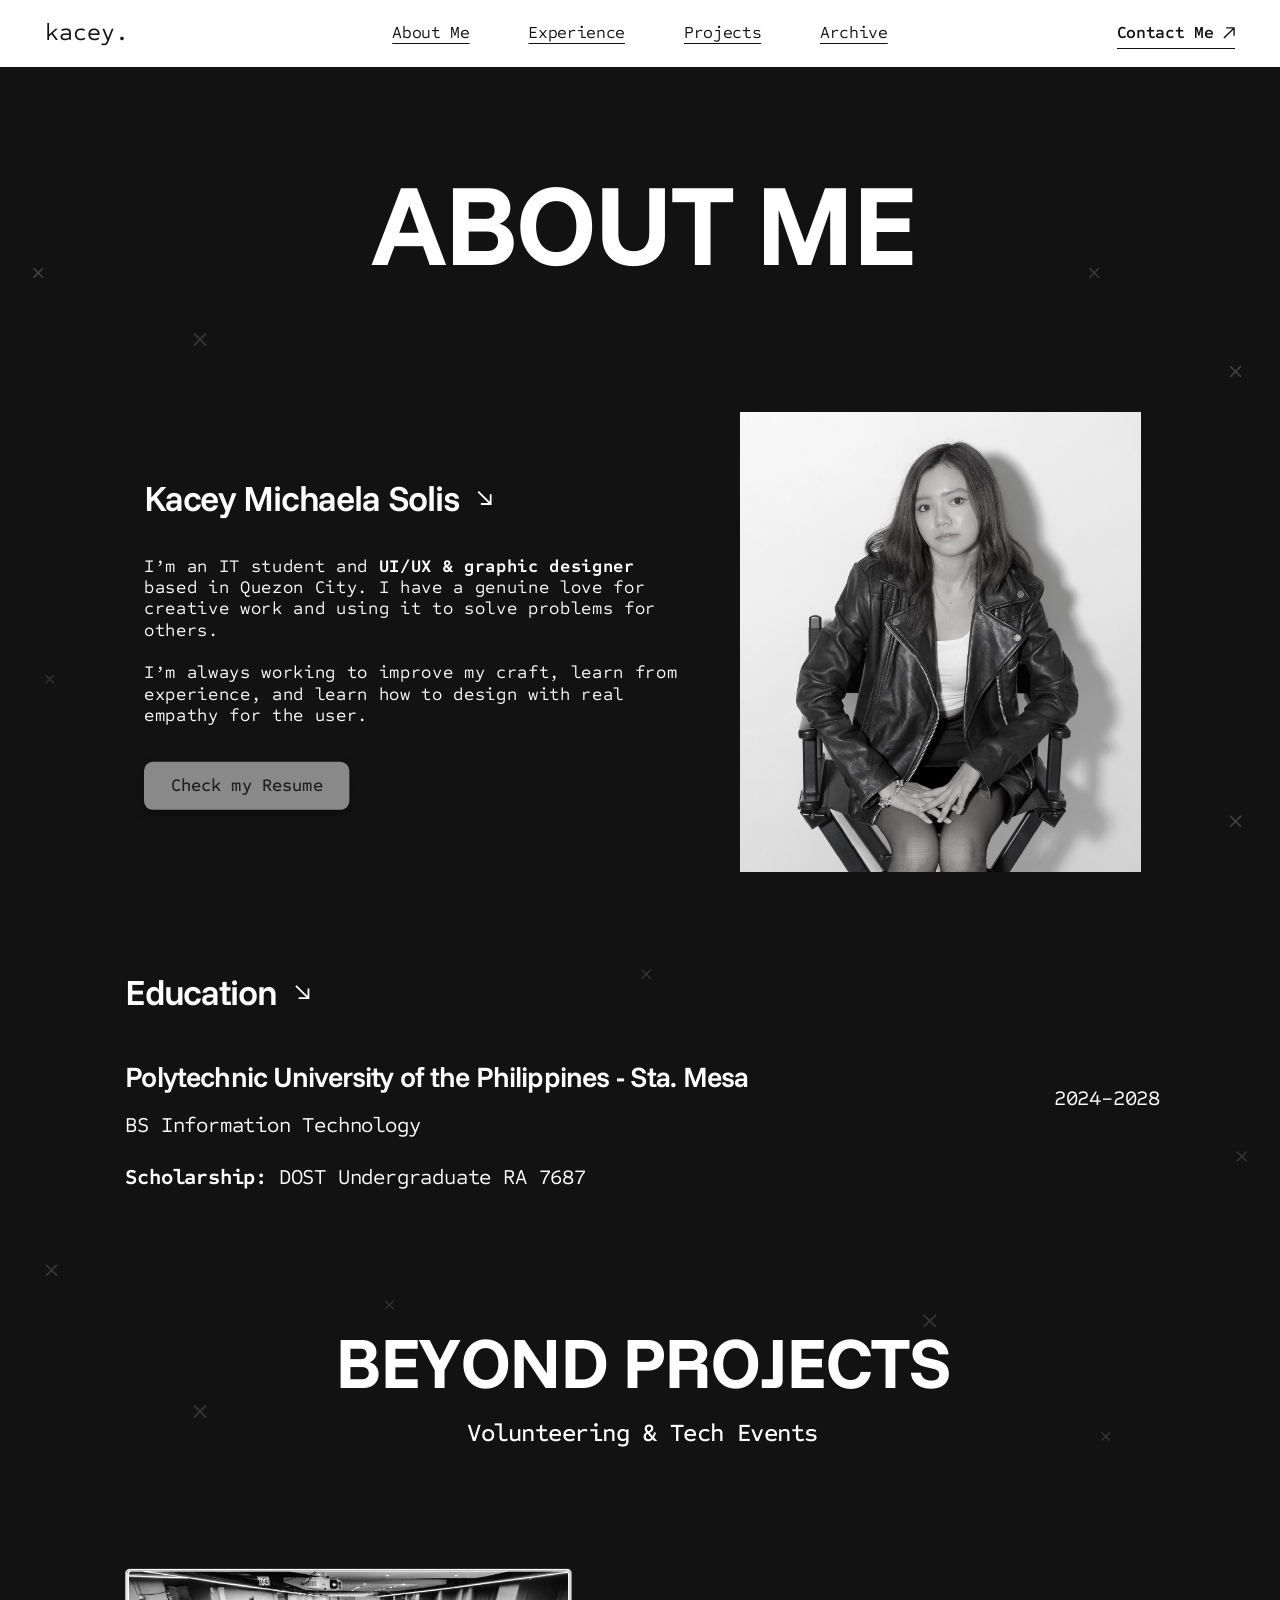
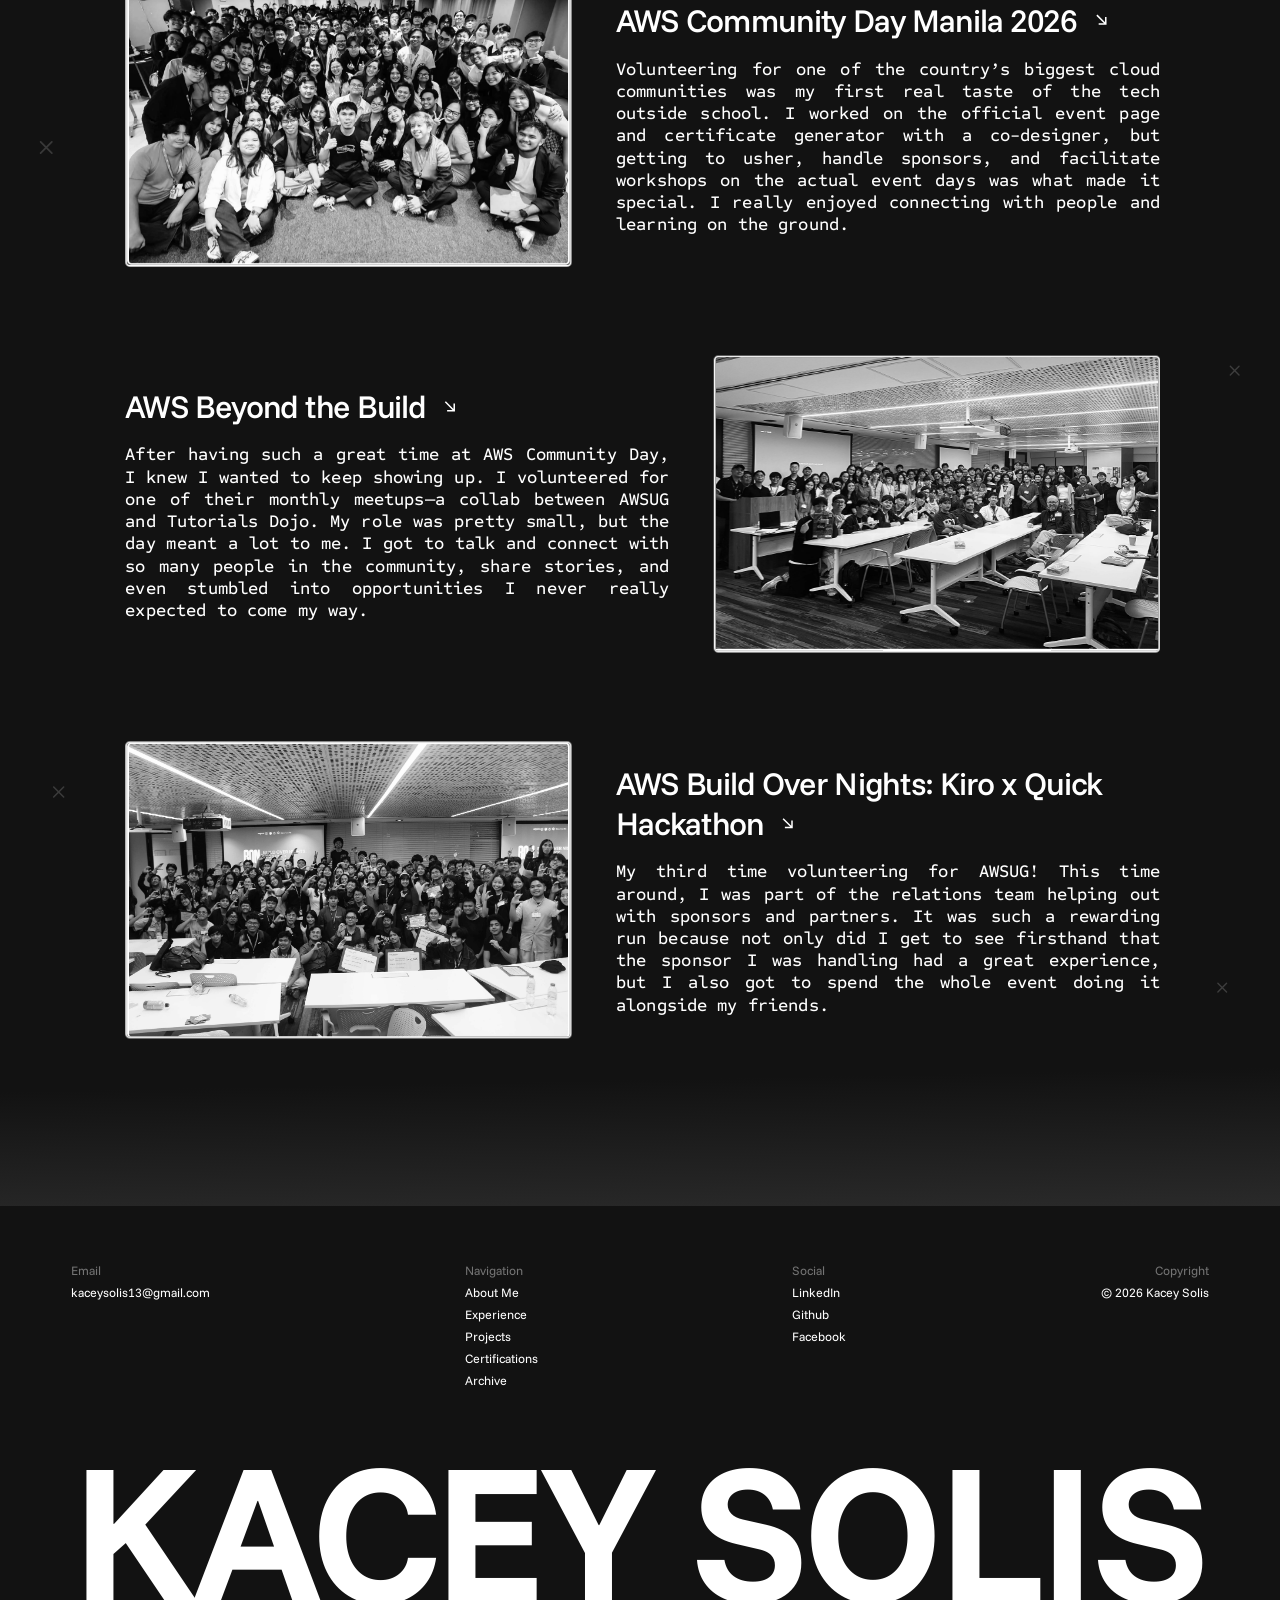
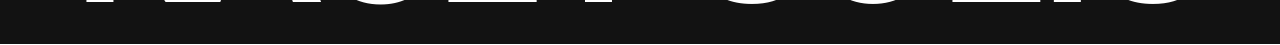
<file: more-about-me.html>
<!DOCTYPE html>
<html lang="en">
<head>
<meta charset="UTF-8">
<meta name="viewport" content="width=device-width, initial-scale=1">
<title>More About Me — Kacey Solis</title>
<link rel="preconnect" href="https://fonts.googleapis.com">
<link rel="preconnect" href="https://fonts.gstatic.com" crossorigin>
<link href="https://fonts.googleapis.com/css2?family=Funnel+Sans:wght@400;500;600;700&family=Sometype+Mono:wght@400;500;600&display=swap" rel="stylesheet">
<link rel="stylesheet" href="styles.css">
<script>document.documentElement.classList.add('js')</script>
</head>
<body>

  <!-- Header -->
  <header class="header" id="header">
    <div class="header__bar">
      <a class="logo" href="index.html">kacey.</a>
      <nav class="nav" aria-label="Primary">
        <a href="index.html#about">About Me</a>
        <a href="index.html#experience">Experience</a>
        <a href="index.html#projects">Projects</a>
        <a href="index.html#archive">Archive</a>
      </nav>
      <a class="link-arrow contact" href="#contact">
        <span class="inner">
          <span class="label">Contact Me</span>
          <svg viewBox="0 0 13 13" fill="none" stroke="#121212" stroke-width="1.5" aria-hidden="true"><path d="M1 12 12 1M3.5 1H12v8.5"/></svg>
        </span>
        <span class="rule"></span>
      </a>
      <button class="menu-toggle" type="button" aria-expanded="false" aria-controls="mobile-menu" aria-label="Open menu">
        <svg class="icon-burger" width="16" height="11" viewBox="0 0 16 11" fill="none" stroke="#121212" stroke-width="1.5" aria-hidden="true"><path d="M0 1h16M0 5.5h16M0 10h16"/></svg>
        <svg class="icon-close" width="11" height="11" viewBox="0 0 11 11" fill="none" stroke="#121212" stroke-width="1.5" aria-hidden="true"><path d="M1 1l9 9M10 1l-9 9"/></svg>
      </button>
    </div>

    <div class="mobile-menu" id="mobile-menu">
      <div class="mobile-menu__inner">
        <div class="mobile-menu__links">
          <a href="index.html#about">About Me</a>
          <a href="index.html#experience">Experience</a>
          <a href="index.html#projects">Projects</a>
          <a href="index.html#archive">Archive</a>
          <a class="mobile-menu__contact" href="#contact">
            <span>Contact Me
              <svg viewBox="0 0 10 10" fill="none" stroke="#121212" stroke-width="1.4" aria-hidden="true"><path d="M1 9 9 1M3 1H9v6"/></svg>
            </span>
            <i></i>
          </a>
        </div>
        <div class="mobile-menu__foot">
          <div class="mobile-menu__social">
            <a href="#linkedin">LinkedIn</a><a href="#github">Github</a><a href="#facebook">Facebook</a>
          </div>
          <p class="mobile-menu__copy">© 2026 Kacey Solis</p>
        </div>
      </div>
    </div>
  </header>

  <main>
    <div class="stage stage--more">
      <section class="frame more" data-node-id="77:147">
        <div class="fx" aria-hidden="true">
          <svg class="fx__x fx__x--edge" style="--x:2.5%;--y:9.5%;--z:14px;--o:0.22;--dx:10px;--dy:38px;--r:90deg;--d:19s;--dl:-3s" viewBox="0 0 10 10" fill="none" stroke="currentColor" stroke-width="1.1" stroke-linecap="round"><path d="M1.5 1.5 8.5 8.5M8.5 1.5 1.5 8.5"/></svg>
          <svg class="fx__x fx__x--edge" style="--x:96%;--y:13%;--z:16px;--o:0.2;--dx:-10px;--dy:44px;--r:-120deg;--d:23s;--dl:-9s" viewBox="0 0 10 10" fill="none" stroke="currentColor" stroke-width="1.1" stroke-linecap="round"><path d="M1.5 1.5 8.5 8.5M8.5 1.5 1.5 8.5"/></svg>
          <svg class="fx__x fx__x--mid" style="--x:15%;--y:11.8%;--z:18px;--o:0.15;--dx:-24px;--dy:30px;--r:120deg;--d:26s;--dl:-12s" viewBox="0 0 10 10" fill="none" stroke="currentColor" stroke-width="1.1" stroke-linecap="round"><path d="M1.5 1.5 8.5 8.5M8.5 1.5 1.5 8.5"/></svg>
          <svg class="fx__x fx__x--mid" style="--x:85%;--y:9.5%;--z:14px;--o:0.17;--dx:22px;--dy:-30px;--r:-90deg;--d:18s;--dl:-2s" viewBox="0 0 10 10" fill="none" stroke="currentColor" stroke-width="1.1" stroke-linecap="round"><path d="M1.5 1.5 8.5 8.5M8.5 1.5 1.5 8.5"/></svg>
          <svg class="fx__x fx__x--edge" style="--x:3.5%;--y:24%;--z:12px;--o:0.17;--dx:10px;--dy:-36px;--r:150deg;--d:24s;--dl:-14s" viewBox="0 0 10 10" fill="none" stroke="currentColor" stroke-width="1.1" stroke-linecap="round"><path d="M1.5 1.5 8.5 8.5M8.5 1.5 1.5 8.5"/></svg>
          <svg class="fx__x fx__x--edge" style="--x:96%;--y:29%;--z:16px;--o:0.2;--dx:-10px;--dy:40px;--r:-140deg;--d:27s;--dl:-8s" viewBox="0 0 10 10" fill="none" stroke="currentColor" stroke-width="1.1" stroke-linecap="round"><path d="M1.5 1.5 8.5 8.5M8.5 1.5 1.5 8.5"/></svg>
          <svg class="fx__x fx__x--mid" style="--x:50%;--y:34.5%;--z:14px;--o:0.14;--dx:34px;--dy:20px;--r:90deg;--d:22s;--dl:-5s" viewBox="0 0 10 10" fill="none" stroke="currentColor" stroke-width="1.1" stroke-linecap="round"><path d="M1.5 1.5 8.5 8.5M8.5 1.5 1.5 8.5"/></svg>
          <svg class="fx__x fx__x--edge" style="--x:96.5%;--y:41%;--z:14px;--o:0.16;--dx:-10px;--dy:-34px;--r:100deg;--d:23s;--dl:-16s" viewBox="0 0 10 10" fill="none" stroke="currentColor" stroke-width="1.1" stroke-linecap="round"><path d="M1.5 1.5 8.5 8.5M8.5 1.5 1.5 8.5"/></svg>
          <svg class="fx__x fx__x--edge" style="--x:3.5%;--y:45%;--z:16px;--o:0.17;--dx:12px;--dy:-36px;--r:-110deg;--d:25s;--dl:-6s" viewBox="0 0 10 10" fill="none" stroke="currentColor" stroke-width="1.1" stroke-linecap="round"><path d="M1.5 1.5 8.5 8.5M8.5 1.5 1.5 8.5"/></svg>
          <svg class="fx__x fx__x--mid" style="--x:30%;--y:46.3%;--z:12px;--o:0.15;--dx:26px;--dy:-22px;--r:180deg;--d:21s;--dl:-4s" viewBox="0 0 10 10" fill="none" stroke="currentColor" stroke-width="1.1" stroke-linecap="round"><path d="M1.5 1.5 8.5 8.5M8.5 1.5 1.5 8.5"/></svg>
          <svg class="fx__x fx__x--mid" style="--x:72%;--y:46.8%;--z:18px;--o:0.14;--dx:-28px;--dy:26px;--r:-150deg;--d:25s;--dl:-11s" viewBox="0 0 10 10" fill="none" stroke="currentColor" stroke-width="1.1" stroke-linecap="round"><path d="M1.5 1.5 8.5 8.5M8.5 1.5 1.5 8.5"/></svg>
          <svg class="fx__x fx__x--mid" style="--x:15%;--y:50%;--z:18px;--o:0.15;--dx:-24px;--dy:-26px;--r:160deg;--d:25s;--dl:-1s" viewBox="0 0 10 10" fill="none" stroke="currentColor" stroke-width="1.1" stroke-linecap="round"><path d="M1.5 1.5 8.5 8.5M8.5 1.5 1.5 8.5"/></svg>
          <svg class="fx__x fx__x--mid" style="--x:86%;--y:51%;--z:12px;--o:0.16;--dx:24px;--dy:28px;--r:-110deg;--d:20s;--dl:-15s" viewBox="0 0 10 10" fill="none" stroke="currentColor" stroke-width="1.1" stroke-linecap="round"><path d="M1.5 1.5 8.5 8.5M8.5 1.5 1.5 8.5"/></svg>
          <svg class="fx__x fx__x--edge" style="--x:3%;--y:62%;--z:18px;--o:0.16;--dx:12px;--dy:-40px;--r:140deg;--d:26s;--dl:-7s" viewBox="0 0 10 10" fill="none" stroke="currentColor" stroke-width="1.1" stroke-linecap="round"><path d="M1.5 1.5 8.5 8.5M8.5 1.5 1.5 8.5"/></svg>
          <svg class="fx__x fx__x--edge" style="--x:96%;--y:70%;--z:14px;--o:0.18;--dx:-10px;--dy:36px;--r:-100deg;--d:23s;--dl:-10s" viewBox="0 0 10 10" fill="none" stroke="currentColor" stroke-width="1.1" stroke-linecap="round"><path d="M1.5 1.5 8.5 8.5M8.5 1.5 1.5 8.5"/></svg>
          <svg class="fx__x fx__x--edge" style="--x:4%;--y:85%;--z:16px;--o:0.17;--dx:10px;--dy:-34px;--r:130deg;--d:24s;--dl:-13s" viewBox="0 0 10 10" fill="none" stroke="currentColor" stroke-width="1.1" stroke-linecap="round"><path d="M1.5 1.5 8.5 8.5M8.5 1.5 1.5 8.5"/></svg>
          <svg class="fx__x fx__x--edge" style="--x:95%;--y:92%;--z:14px;--o:0.18;--dx:-10px;--dy:-30px;--r:100deg;--d:22s;--dl:-3s" viewBox="0 0 10 10" fill="none" stroke="currentColor" stroke-width="1.1" stroke-linecap="round"><path d="M1.5 1.5 8.5 8.5M8.5 1.5 1.5 8.5"/></svg>
        </div>

        <div class="more__content">
          <div class="more__main">

            <div class="more__about">
              <h1 class="more__title js-split" data-split>ABOUT ME</h1>
              <div class="more__row">
                <div class="more__who">
                  <div class="subhead"><h2 class="subhead__text">Kacey Michaela Solis</h2><svg class="subhead__arrow" viewBox="0 0 18 18" fill="none" stroke="#fff" stroke-width="2" aria-hidden="true"><path d="M2 2 16 16M16 5v11H5"/></svg></div>
                  <div class="about__bio"><p>I’m an IT student and <strong>UI/UX &amp; graphic designer</strong> based in Quezon City. I have a genuine love for creative work and using it to solve problems for others.</p><p>&#8203;</p><p>I’m always working to improve my craft, learn from experience, and learn how to design with real empathy for the user.</p></div>
                  <a class="btn-glass" href="https://drive.google.com/file/d/1zaO-mSS16XCqWrnq9V3HMzaZ5Njjodi5/view?usp=sharing" target="_blank" rel="noopener">Check my Resume</a>
                </div>
                <div class="more__photo">
                  <img src="assets/about.png" alt="Kacey Solis seated in a director’s chair">
                </div>
              </div>
            </div>

            <div class="more__edu">
              <div class="subhead"><h2 class="subhead__text">Education</h2><svg class="subhead__arrow" viewBox="0 0 18 18" fill="none" stroke="#fff" stroke-width="2" aria-hidden="true"><path d="M2 2 16 16M16 5v11H5"/></svg></div>
              <div class="more__edu-body">
                <div class="more__edu-row">
                  <div class="more__edu-main">
                    <p class="more__school">Polytechnic University of the Philippines - Sta. Mesa</p>
                    <p class="more__degree">BS Information Technology</p>
                  </div>
                  <p class="more__years">2024-2028</p>
                </div>
                <p class="more__scholar"><b>Scholarship:</b> DOST Undergraduate RA 7687</p>
              </div>
            </div>

          </div>

          <div class="more__beyond">
            <header class="more__beyond-head">
              <h2 class="more__beyond-title more__beyond-title--d js-split" data-split>BEYOND PROJECTS</h2>
              <h2 class="more__beyond-title more__beyond-title--m"><span class="js-split" data-split>BEYOND</span><span class="js-split" data-split>PROJECTS</span></h2>
              <p class="more__beyond-sub">Volunteering &amp; Tech Events</p>
            </header>

            <div class="more__events">
              <article class="more__event">
                <div class="more__img more__img--a"><img src="assets/awscd-event.png" alt="AWS Community Day Manila 2026 group photo"></div>
                <div class="more__etext">
                  <a class="more__etitle" href="https://www.facebook.com/share/p/1Cey7gtUTE/" target="_blank" rel="noopener"><span class="more__etitle-text">AWS Community Day<br class="more__mbr"> Manila 2026</span><svg class="more__go" viewBox="0 0 14 14" fill="none" stroke="currentColor" stroke-width="1.7" aria-hidden="true"><path d="M2 2 12 12M12 4v8H4"/></svg></a>
                  <p class="more__epara">Volunteering for one of the country’s biggest cloud communities was my first real taste of the tech outside school. I worked on the official event page and certificate generator with a co-designer, but getting to usher, handle sponsors, and facilitate workshops on the actual event days was what made it special. I really enjoyed connecting with people and learning on the ground.</p>
                </div>
              </article>

              <article class="more__event">
                <div class="more__etext">
                  <a class="more__etitle" href="https://www.facebook.com/share/p/19bayApLs1/?mibextid=wwXIfr" target="_blank" rel="noopener"><span class="more__etitle-text">AWS Beyond the Build</span><svg class="more__go" viewBox="0 0 14 14" fill="none" stroke="currentColor" stroke-width="1.7" aria-hidden="true"><path d="M2 2 12 12M12 4v8H4"/></svg></a>
                  <p class="more__epara">After having such a great time at AWS Community Day, I knew I wanted to keep showing up. I volunteered for one of their monthly meetups—a collab between AWSUG and Tutorials Dojo. My role was pretty small, but the day meant a lot to me. I got to talk and connect with so many people in the community, share stories, and even stumbled into opportunities I never really expected to come my way.</p>
                </div>
                <div class="more__img more__img--b"><img src="assets/aws-x-td.png" alt="AWS Beyond the Build meetup"></div>
              </article>

              <article class="more__event">
                <div class="more__img more__img--c"><img src="assets/bon.png" alt="AWS Build Over Nights hackathon"></div>
                <div class="more__etext">
                  <a class="more__etitle more__etitle--stack" href="https://www.facebook.com/share/p/1cY1xz7DBz/" target="_blank" rel="noopener"><span class="more__etitle-stack"><span class="more__etitle-text">AWS Build Over Nights: Kiro x<span class="more__dsk"> Quick</span></span><span class="more__etitle-line"><span class="more__etitle-text"><span class="more__mob">Quick </span>Hackathon</span><svg class="more__go" viewBox="0 0 14 14" fill="none" stroke="currentColor" stroke-width="1.7" aria-hidden="true"><path d="M2 2 12 12M12 4v8H4"/></svg></span></span></a>
                  <p class="more__epara">My third time volunteering for AWSUG! This time around, I was part of the relations team helping out with sponsors and partners. It was such a rewarding run because not only did I get to see firsthand that the sponsor I was handling had a great experience, but I also got to spend the whole event doing it alongside my friends.</p>
                </div>
              </article>
            </div>
          </div>
        </div>
      </section>
    </div>
  </main>

  <!-- Footer -->
  <footer class="footer" id="contact">
    <div class="footer__inner">
      <div class="footer__top">
        <div class="footer__cols">
          <div class="footer__col footer__col--nav">
            <p class="footer__label">Navigation</p>
            <a href="index.html#about">About Me</a>
            <a href="index.html#experience">Experience</a>
            <a href="index.html#projects">Projects</a>
            <a href="index.html#certifications">Certifications</a>
            <a href="index.html#archive">Archive</a>
          </div>
          <div class="footer__col footer__col--social">
            <p class="footer__label">Social</p>
            <a href="#linkedin">LinkedIn</a>
            <a href="#github">Github</a>
            <a href="#facebook">Facebook</a>
          </div>
        </div>
        <div class="footer__col footer__col--email">
          <p class="footer__label">Email</p>
          <a href="mailto:kaceysolis13@gmail.com">kaceysolis13@gmail.com</a>
        </div>
        <div class="footer__col footer__col--copy">
          <p class="footer__label">Copyright</p>
          <p>© 2026 Kacey Solis</p>
        </div>
      </div>
      <p class="footer__name">KACEY SOLIS</p>
    </div>
  </footer>

  <script src="script.js"></script>
</body>
</html>
</file>
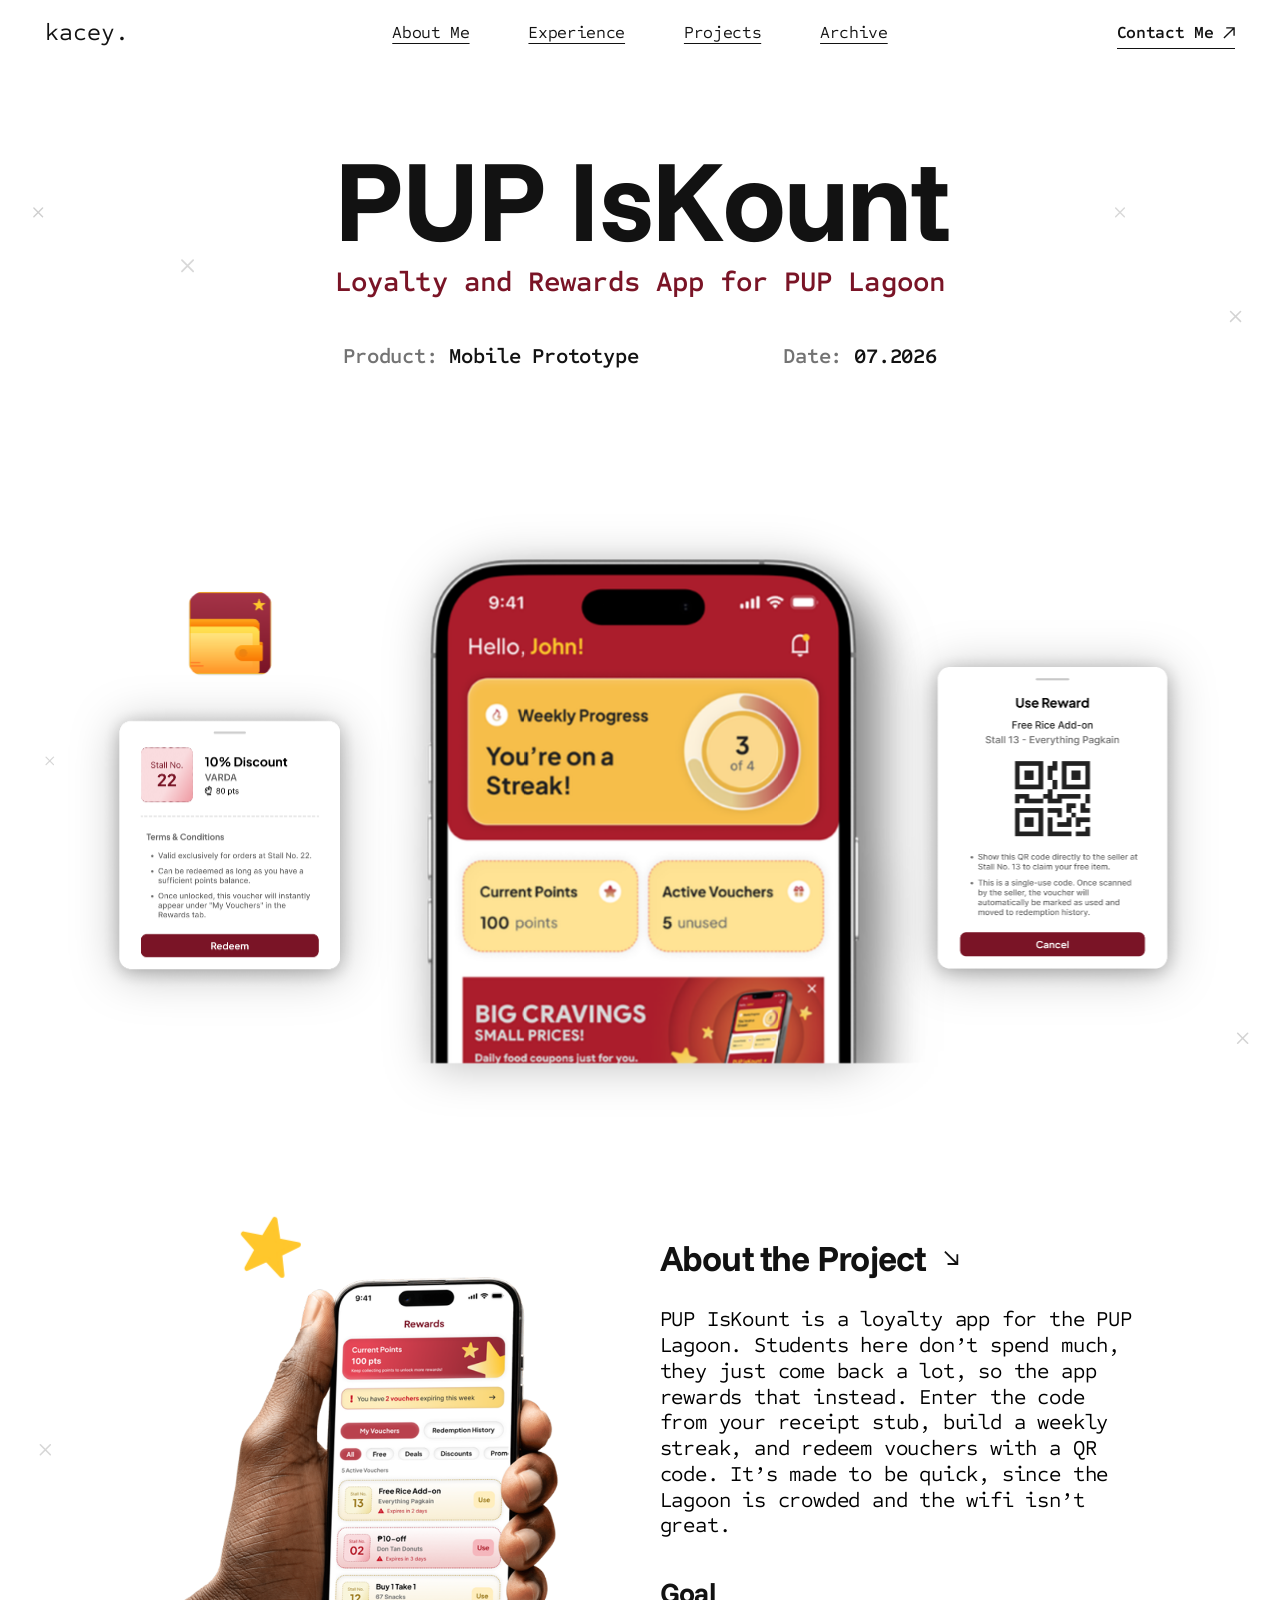
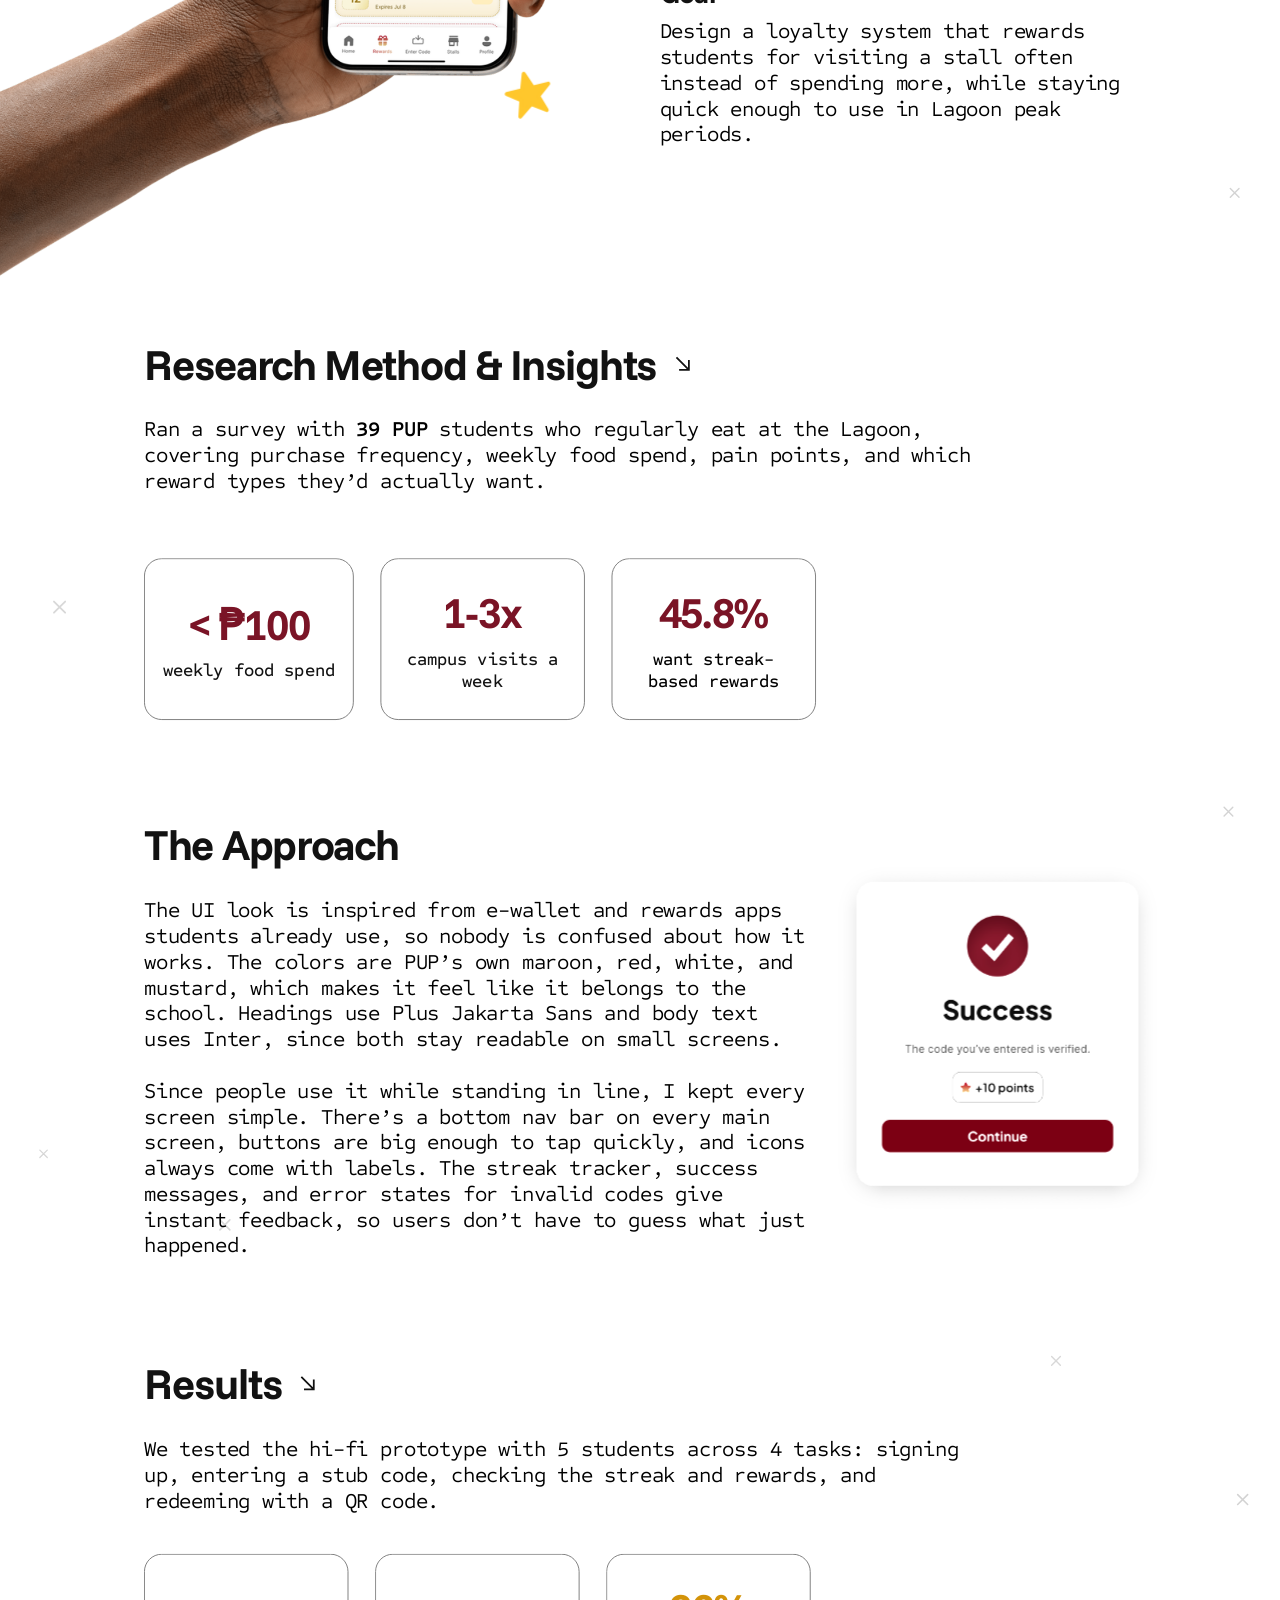
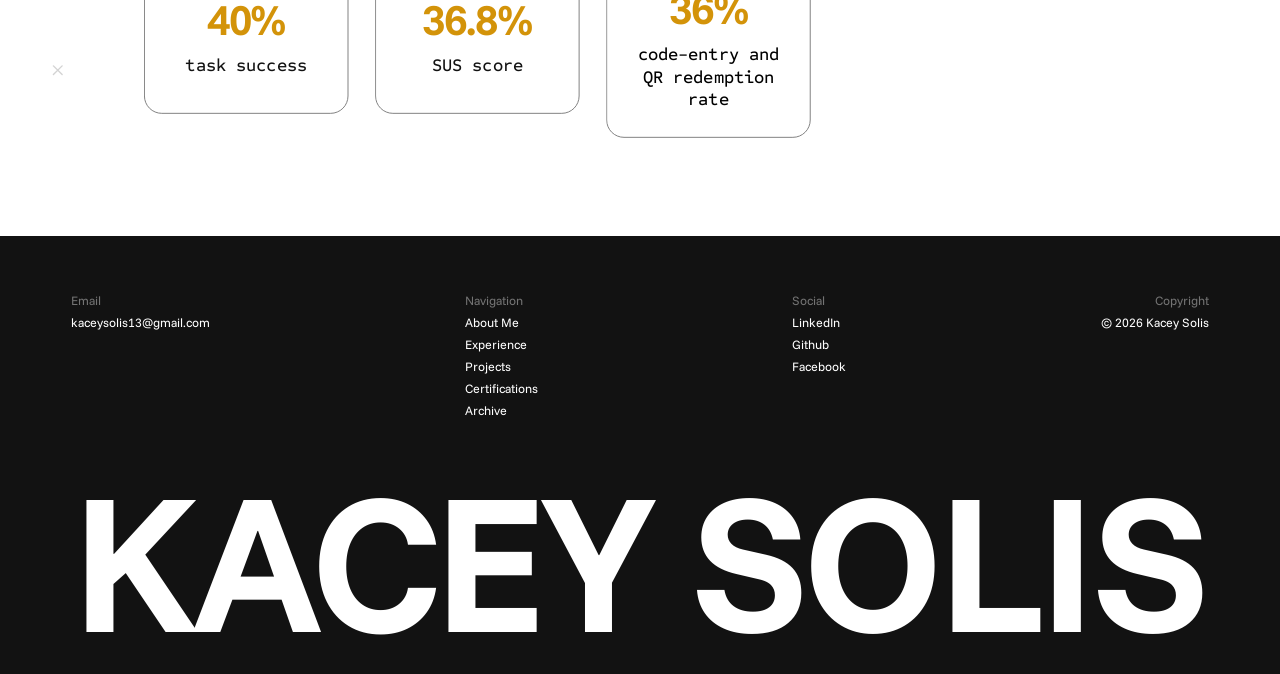
<file: pup-iskount.html>
<!DOCTYPE html>
<html lang="en">
<head>
<meta charset="UTF-8">
<meta name="viewport" content="width=device-width, initial-scale=1">
<title>PUP IsKount — Kacey Solis</title>
<link rel="preconnect" href="https://fonts.googleapis.com">
<link rel="preconnect" href="https://fonts.gstatic.com" crossorigin>
<link href="https://fonts.googleapis.com/css2?family=Funnel+Sans:wght@400;500;600;700&family=Sometype+Mono:wght@400;500;600&display=swap" rel="stylesheet">
<link rel="stylesheet" href="styles.css">
<script>document.documentElement.classList.add('js')</script>
</head>
<body>

  <!-- Header -->
  <header class="header" id="header">
    <div class="header__bar">
      <a class="logo" href="index.html">kacey.</a>
      <nav class="nav" aria-label="Primary">
        <a href="index.html#about">About Me</a>
        <a href="index.html#experience">Experience</a>
        <a href="index.html#projects">Projects</a>
        <a href="archive.html">Archive</a>
      </nav>
      <a class="link-arrow contact" href="index.html#send-email">
        <span class="inner">
          <span class="label">Contact Me</span>
          <svg viewBox="0 0 13 13" fill="none" stroke="#121212" stroke-width="1.5" aria-hidden="true"><path d="M1 12 12 1M3.5 1H12v8.5"/></svg>
        </span>
        <span class="rule"></span>
      </a>
      <button class="menu-toggle" type="button" aria-expanded="false" aria-controls="mobile-menu" aria-label="Open menu">
        <svg class="icon-burger" width="16" height="11" viewBox="0 0 16 11" fill="none" stroke="#121212" stroke-width="1.5" aria-hidden="true"><path d="M0 1h16M0 5.5h16M0 10h16"/></svg>
        <svg class="icon-close" width="11" height="11" viewBox="0 0 11 11" fill="none" stroke="#121212" stroke-width="1.5" aria-hidden="true"><path d="M1 1l9 9M10 1l-9 9"/></svg>
      </button>
    </div>

    <div class="mobile-menu" id="mobile-menu">
      <div class="mobile-menu__inner">
        <div class="mobile-menu__links">
          <a href="index.html#about">About Me</a>
          <a href="index.html#experience">Experience</a>
          <a href="index.html#projects">Projects</a>
          <a href="archive.html">Archive</a>
          <a class="mobile-menu__contact" href="index.html#send-email">
            <span>Contact Me
              <svg viewBox="0 0 10 10" fill="none" stroke="#121212" stroke-width="1.4" aria-hidden="true"><path d="M1 9 9 1M3 1H9v6"/></svg>
            </span>
            <i></i>
          </a>
        </div>
        <div class="mobile-menu__foot">
          <div class="mobile-menu__social">
            <a href="#linkedin">LinkedIn</a><a href="#github">Github</a><a href="#facebook">Facebook</a>
          </div>
          <p class="mobile-menu__copy">© 2026 Kacey Solis</p>
        </div>
      </div>
    </div>
  </header>

  <main>
    <div class="stage stage--auto stage--isk">
      <section class="frame isk" data-node-id="84:403">
        <div class="fx" aria-hidden="true">
          <svg class="fx__x fx__x--edge" style="--x:2.5%;--y:6%;--z:14px;--o:0.2;--dx:10px;--dy:38px;--r:90deg;--d:19s;--dl:-3s" viewBox="0 0 10 10" fill="none" stroke="currentColor" stroke-width="1.1" stroke-linecap="round"><path d="M1.5 1.5 8.5 8.5M8.5 1.5 1.5 8.5"/></svg>
          <svg class="fx__x fx__x--edge" style="--x:96%;--y:9%;--z:16px;--o:0.18;--dx:-10px;--dy:44px;--r:-120deg;--d:23s;--dl:-9s" viewBox="0 0 10 10" fill="none" stroke="currentColor" stroke-width="1.1" stroke-linecap="round"><path d="M1.5 1.5 8.5 8.5M8.5 1.5 1.5 8.5"/></svg>
          <svg class="fx__x fx__x--mid" style="--x:14%;--y:7.5%;--z:18px;--o:0.16;--dx:-24px;--dy:26px;--r:120deg;--d:26s;--dl:-12s" viewBox="0 0 10 10" fill="none" stroke="currentColor" stroke-width="1.1" stroke-linecap="round"><path d="M1.5 1.5 8.5 8.5M8.5 1.5 1.5 8.5"/></svg>
          <svg class="fx__x fx__x--mid" style="--x:87%;--y:6%;--z:14px;--o:0.16;--dx:22px;--dy:-28px;--r:-90deg;--d:18s;--dl:-2s" viewBox="0 0 10 10" fill="none" stroke="currentColor" stroke-width="1.1" stroke-linecap="round"><path d="M1.5 1.5 8.5 8.5M8.5 1.5 1.5 8.5"/></svg>
          <svg class="fx__x fx__x--edge" style="--x:3.5%;--y:22%;--z:12px;--o:0.17;--dx:10px;--dy:-36px;--r:150deg;--d:24s;--dl:-14s" viewBox="0 0 10 10" fill="none" stroke="currentColor" stroke-width="1.1" stroke-linecap="round"><path d="M1.5 1.5 8.5 8.5M8.5 1.5 1.5 8.5"/></svg>
          <svg class="fx__x fx__x--edge" style="--x:96.5%;--y:30%;--z:16px;--o:0.18;--dx:-10px;--dy:40px;--r:-140deg;--d:27s;--dl:-8s" viewBox="0 0 10 10" fill="none" stroke="currentColor" stroke-width="1.1" stroke-linecap="round"><path d="M1.5 1.5 8.5 8.5M8.5 1.5 1.5 8.5"/></svg>
          <svg class="fx__x fx__x--edge" style="--x:3%;--y:42%;--z:16px;--o:0.17;--dx:12px;--dy:-34px;--r:-110deg;--d:25s;--dl:-6s" viewBox="0 0 10 10" fill="none" stroke="currentColor" stroke-width="1.1" stroke-linecap="round"><path d="M1.5 1.5 8.5 8.5M8.5 1.5 1.5 8.5"/></svg>
          <svg class="fx__x fx__x--edge" style="--x:96%;--y:52%;--z:14px;--o:0.18;--dx:-10px;--dy:36px;--r:100deg;--d:22s;--dl:-1s" viewBox="0 0 10 10" fill="none" stroke="currentColor" stroke-width="1.1" stroke-linecap="round"><path d="M1.5 1.5 8.5 8.5M8.5 1.5 1.5 8.5"/></svg>
          <svg class="fx__x fx__x--edge" style="--x:4%;--y:64%;--z:18px;--o:0.16;--dx:10px;--dy:-38px;--r:140deg;--d:26s;--dl:-7s" viewBox="0 0 10 10" fill="none" stroke="currentColor" stroke-width="1.1" stroke-linecap="round"><path d="M1.5 1.5 8.5 8.5M8.5 1.5 1.5 8.5"/></svg>
          <svg class="fx__x fx__x--edge" style="--x:95.5%;--y:70%;--z:14px;--o:0.18;--dx:-10px;--dy:34px;--r:-100deg;--d:23s;--dl:-10s" viewBox="0 0 10 10" fill="none" stroke="currentColor" stroke-width="1.1" stroke-linecap="round"><path d="M1.5 1.5 8.5 8.5M8.5 1.5 1.5 8.5"/></svg>
          <svg class="fx__x fx__x--edge" style="--x:3%;--y:80%;--z:12px;--o:0.17;--dx:12px;--dy:-30px;--r:130deg;--d:24s;--dl:-13s" viewBox="0 0 10 10" fill="none" stroke="currentColor" stroke-width="1.1" stroke-linecap="round"><path d="M1.5 1.5 8.5 8.5M8.5 1.5 1.5 8.5"/></svg>
          <svg class="fx__x fx__x--edge" style="--x:96.5%;--y:90%;--z:16px;--o:0.18;--dx:-10px;--dy:38px;--r:-130deg;--d:25s;--dl:-4s" viewBox="0 0 10 10" fill="none" stroke="currentColor" stroke-width="1.1" stroke-linecap="round"><path d="M1.5 1.5 8.5 8.5M8.5 1.5 1.5 8.5"/></svg>
          <svg class="fx__x fx__x--mid" style="--x:17%;--y:82%;--z:16px;--o:0.16;--dx:-26px;--dy:-24px;--r:160deg;--d:25s;--dl:-11s" viewBox="0 0 10 10" fill="none" stroke="currentColor" stroke-width="1.1" stroke-linecap="round"><path d="M1.5 1.5 8.5 8.5M8.5 1.5 1.5 8.5"/></svg>
          <svg class="fx__x fx__x--mid" style="--x:82%;--y:86%;--z:14px;--o:0.16;--dx:24px;--dy:26px;--r:-110deg;--d:21s;--dl:-1s" viewBox="0 0 10 10" fill="none" stroke="currentColor" stroke-width="1.1" stroke-linecap="round"><path d="M1.5 1.5 8.5 8.5M8.5 1.5 1.5 8.5"/></svg>
          <svg class="fx__x fx__x--mid" style="--x:22%;--y:92%;--z:12px;--o:0.15;--dx:28px;--dy:-18px;--r:120deg;--d:23s;--dl:-15s" viewBox="0 0 10 10" fill="none" stroke="currentColor" stroke-width="1.1" stroke-linecap="round"><path d="M1.5 1.5 8.5 8.5M8.5 1.5 1.5 8.5"/></svg>
          <svg class="fx__x fx__x--mid" style="--x:78%;--y:78%;--z:18px;--o:0.14;--dx:-24px;--dy:28px;--r:-150deg;--d:26s;--dl:-5s" viewBox="0 0 10 10" fill="none" stroke="currentColor" stroke-width="1.1" stroke-linecap="round"><path d="M1.5 1.5 8.5 8.5M8.5 1.5 1.5 8.5"/></svg>
          <svg class="fx__x fx__x--edge" style="--x:4%;--y:95%;--z:14px;--o:0.18;--dx:10px;--dy:-26px;--r:-90deg;--d:20s;--dl:-5s" viewBox="0 0 10 10" fill="none" stroke="currentColor" stroke-width="1.1" stroke-linecap="round"><path d="M1.5 1.5 8.5 8.5M8.5 1.5 1.5 8.5"/></svg>
        </div>

        <div class="isk__hero">
          <div class="isk__head">
            <div class="isk__titles">
              <h1 class="isk__h1 js-split" data-split>PUP IsKount</h1>
              <p class="isk__sub">Loyalty and Rewards App for PUP Lagoon</p>
            </div>
            <p class="isk__meta"><span><span class="isk__lbl">Product:</span> Mobile Prototype</span><span><span class="isk__lbl">Date:</span> 07.2026</span></p>
          </div>

          <div class="isk__collage">
            <div class="isk__piece isk__phone"><img src="assets/iskount-phone.png" alt="PUP IsKount home screen on a phone"></div>
            <div class="isk__piece isk__logo"><img src="assets/iskount.png" alt="PUP IsKount logo"></div>
            <div class="isk__piece isk__reward"><img src="assets/discount.png" alt="10% discount reward card"></div>
            <div class="isk__piece isk__qr"><img src="assets/use-reward.png" alt="Use Reward screen with QR code"></div>
          </div>
        </div>

        <div class="isk__about">
          <div class="isk__hand"><img src="assets/iskount-hand.png" alt="Hand holding a phone showing the PUP IsKount app"></div>
          <div class="isk__about-text">
            <div class="isk__about-block">
              <div class="isk__h2row"><h2 class="isk__h2">About the Project</h2><svg class="isk__arrow" viewBox="0 0 18 18" fill="none" stroke="currentColor" stroke-width="2" aria-hidden="true"><path d="M2 2 16 16M16 5v11H5"/></svg></div>
              <p class="isk__body">PUP IsKount is a loyalty app for the PUP Lagoon. Students here don’t spend much, they just come back a lot, so the app rewards that instead. Enter the code from your receipt stub, build a weekly streak, and redeem vouchers with a QR code. It’s made to be quick, since the Lagoon is crowded and the wifi isn’t great.</p>
            </div>
            <div class="isk__goal">
              <h3 class="isk__h3">Goal</h3>
              <p class="isk__body">Design a loyalty system that rewards students for visiting a stall often instead of spending more, while staying quick enough to use in Lagoon peak periods.</p>
            </div>
          </div>
          <div class="isk__star isk__star--a reveal-pop" aria-hidden="true"><span class="isk__rot"><svg viewBox="0 0 100 100" aria-hidden="true"><polygon points="50,6 61.5,38 94,38 68,58 78,90 50,70 22,90 32,58 6,38 38.5,38" fill="#ffc72c" stroke="#ffc72c" stroke-width="8" stroke-linejoin="round"/></svg></span></div>
          <div class="isk__star isk__star--b reveal-pop" style="--i:1" aria-hidden="true"><span class="isk__rot"><svg viewBox="0 0 100 100" aria-hidden="true"><polygon points="50,6 61.5,38 94,38 68,58 78,90 50,70 22,90 32,58 6,38 38.5,38" fill="#ffc72c" stroke="#ffc72c" stroke-width="8" stroke-linejoin="round"/></svg></span></div>
        </div>

        <div class="isk__content">
          <div class="isk__sec isk__sec--research">
            <div class="isk__sec-head">
              <div class="isk__h2row isk__h2row--lg"><h2 class="isk__h2">Research Method &amp;<br class="isk__mbr"> Insights</h2><svg class="isk__arrow" viewBox="0 0 18 18" fill="none" stroke="currentColor" stroke-width="2" aria-hidden="true"><path d="M2 2 16 16M16 5v11H5"/></svg></div>
              <p class="isk__body">Ran a survey with <strong>39 PUP</strong> students who regularly eat at the Lagoon, covering purchase frequency, weekly food spend, pain points, and which reward types they’d actually want.</p>
            </div>
            <div class="isk__stats isk__stats--a">
              <div class="stat stat--auto"><p class="stat-num stat-num--maroon">&lt; ₱100</p><p class="stat-label">weekly food spend</p></div>
              <div class="stat"><p class="stat-num stat-num--maroon">1-3x</p><p class="stat-label">campus visits a week</p></div>
              <div class="stat"><p class="stat-num stat-num--maroon" data-count="82.1" data-dec="1" data-suffix="%">82.1%</p><p class="stat-label stat-label--black">want streak-based rewards</p></div>
            </div>
          </div>

          <div class="isk__approach">
            <div class="isk__approach-text">
              <h2 class="isk__h2 isk__h2--lg">The Approach</h2>
              <div class="isk__body">
                <p>The UI look is inspired from e-wallet and rewards apps students already use, so nobody is confused about how it works. The colors are PUP’s own maroon, red, white, and mustard, which makes it feel like it belongs to the school. Headings use Plus Jakarta Sans and body text uses Inter, since both stay readable on small screens.</p>
                <p>Since people use it while standing in line, I kept every screen simple. There’s a bottom nav bar on every main screen, buttons are big enough to tap quickly, and icons always come with labels. The streak tracker, success messages, and error states for invalid codes give instant feedback, so users don’t have to guess what just happened.</p>
              </div>
            </div>
            <div class="isk__success"><img src="assets/success.png" alt="Success screen shown after redeeming a reward"></div>
          </div>

          <div class="isk__sec isk__sec--results">
            <div class="isk__sec-head">
              <div class="isk__h2row isk__h2row--lg"><h2 class="isk__h2">Results</h2><svg class="isk__arrow" viewBox="0 0 18 18" fill="none" stroke="currentColor" stroke-width="2" aria-hidden="true"><path d="M2 2 16 16M16 5v11H5"/></svg></div>
              <p class="isk__body">We tested the hi-fi prototype with 5 students across 4 tasks: signing up, entering a stub code, checking the streak and rewards, and redeeming with a QR code.</p>
            </div>
            <div class="isk__stats isk__stats--b">
              <div class="stat stat--180"><p class="stat-num stat-num--gold" data-count="90" data-dec="0" data-suffix="%">90%</p><p class="stat-label">task success</p></div>
              <div class="stat stat--180"><p class="stat-num stat-num--gold" data-count="82.5" data-dec="1" data-suffix="%">82.5%</p><p class="stat-label">SUS score</p></div>
              <div class="stat"><p class="stat-num stat-num--gold" data-count="80" data-dec="0" data-suffix="%">80%</p><p class="stat-label stat-label--black">code-entry and QR redemption rate</p></div>
            </div>
          </div>
        </div>
      </section>
    </div>
  </main>

  <!-- Footer -->
  <footer class="footer" id="contact">
    <div class="footer__inner">
      <div class="footer__top">
        <div class="footer__cols">
          <div class="footer__col footer__col--nav">
            <p class="footer__label">Navigation</p>
            <a href="index.html#about">About Me</a>
            <a href="index.html#experience">Experience</a>
            <a href="index.html#projects">Projects</a>
            <a href="index.html#certifications">Certifications</a>
            <a href="archive.html">Archive</a>
          </div>
          <div class="footer__col footer__col--social">
            <p class="footer__label">Social</p>
            <a href="#linkedin">LinkedIn</a>
            <a href="#github">Github</a>
            <a href="#facebook">Facebook</a>
          </div>
        </div>
        <div class="footer__col footer__col--email">
          <p class="footer__label">Email</p>
          <a href="mailto:kaceysolis13@gmail.com">kaceysolis13@gmail.com</a>
        </div>
        <div class="footer__col footer__col--copy">
          <p class="footer__label">Copyright</p>
          <p>© 2026 Kacey Solis</p>
        </div>
      </div>
      <p class="footer__name">KACEY SOLIS</p>
    </div>
  </footer>

  <script src="script.js"></script>
</body>
</html>
</file>
<file: styles.css>
:root {
  --ink: #1f1f1f;
  --ink-2: #121212;
  --bg: #ffffff;
  --muted: #737373;
  --mono: 'Sometype Mono', ui-monospace, 'SFMono-Regular', Menlo, monospace;
  --sans: 'Funnel Sans', 'Inter', 'Helvetica Neue', Arial, sans-serif;
  --s: 1;           
  --hdr: 61px;       
  --pad: 40px;       
}

* { box-sizing: border-box; margin: 0; padding: 0; }
html { scroll-behavior: smooth; }
html, body { background: var(--bg); }
body { overflow-x: hidden; color: var(--ink); }
html.menu-open { overflow: hidden; }
img, svg { max-width: 100%; }
button { font: inherit; color: inherit; background: none; border: 0; cursor: pointer; }

/* DESKTOP */
.stage { width: 100%; overflow: hidden; }
.stage--hero  { height: calc(715px * var(--s)); }
.stage--what  { height: calc(987px * var(--s)); }
.stage--about { height: calc(3406px * var(--s)); }
.stage--more { height: calc(3157px * var(--s)); }

.frame {
  position: relative;
  width: 1440px;
  background: var(--bg);
  transform: scale(var(--s));
  transform-origin: top left;
}
.hero { height: 715px; }
.what { height: 987px; }
.about-exp { height: 3406px; background: var(--ink-2); color: #fff; }

/* ---------- Header ---------- */
.header {
  position: fixed; top: 0; left: 0; right: 0; z-index: 100;
  background: var(--bg); color: var(--ink-2);
  transition: box-shadow .25s ease;
}
.header.is-scrolled { box-shadow: 0 2px 14px rgba(0, 0, 0, 0.08); }
.header__bar {
  display: grid; grid-template-columns: 1fr auto 1fr; align-items: center;
  padding: max(16px, calc(20px * var(--s))) clamp(24px, 3.5vw, 64px);
}
.logo {
  font-family: var(--mono); font-weight: 400; justify-self: start;
  font-size: max(24px, calc(24px * var(--s))); line-height: 1.2; white-space: nowrap;
  color: inherit; text-decoration: none;
}
.nav {
  display: flex; align-items: center; justify-content: center; gap: clamp(32px, 4.6vw, 84px);
  font-family: var(--mono); font-weight: 400;
  font-size: max(17px, calc(15.5px * var(--s))); letter-spacing: -0.02em; line-height: 30px; white-space: nowrap;
}
.nav a {
  color: inherit; text-decoration: underline; text-underline-position: from-font;
  text-decoration-thickness: 1px; text-underline-offset: 3px;
  transition: text-underline-offset .2s ease, text-decoration-thickness .2s ease, opacity .2s ease, transform .2s ease;
}
.nav a:hover, .nav a:focus-visible { text-underline-offset: 6px; text-decoration-thickness: 2px; transform: translateY(-1px); }
.nav:hover a:not(:hover) { opacity: .45; }

.link-arrow { display: flex; flex-direction: column; align-items: flex-start; color: var(--ink-2); text-decoration: none; }
.link-arrow .inner { display: flex; align-items: center; width: 100%; white-space: nowrap; }
.link-arrow .label { font-family: var(--mono); font-weight: 600; line-height: 30px; }
.link-arrow .rule { height: 0; border-top: 1.5px solid var(--ink-2); }
.link-arrow svg { display: block; flex-shrink: 0; overflow: visible; }
.link-arrow:not(.contact):hover .label { opacity: .7; }

.contact { justify-self: end; }
.contact .inner { gap: 10px; }
.contact .label { font-size: max(17px, calc(16.5px * var(--s))); letter-spacing: -0.02em; transition: transform .2s ease; }
.contact svg { width: 12px; height: 12px; transition: transform .2s ease; }
.contact .rule { width: 100%; transition: border-top-width .2s ease; }
.contact:hover .rule, .contact:focus-visible .rule { border-top-width: 3px; }
.contact:hover .label, .contact:focus-visible .label { transform: translateX(-2px); }
.contact:hover svg, .contact:focus-visible svg { transform: translate(3px, -3px); }


.menu-toggle, .mobile-menu { display: none; }

/* ---------- Hero ---------- */
.intro {
  position: absolute; left: 84px; top: 223px; width: 1271px;
  display: flex; flex-direction: column; align-items: flex-end;
  color: var(--ink);
}
.name {
  display: flex; align-items: center; gap: 247px; width: 100%;
  font-family: var(--sans); font-weight: 700;
  font-size: 180px; letter-spacing: -0.03em; line-height: normal; white-space: nowrap;
}
.roles {
  width: 296px; height: 87px;
  font-family: var(--mono); font-weight: 500;
  font-size: 24px; letter-spacing: -0.72px; line-height: normal; text-align: right;
}
.hello {
  position: absolute; top: 0; left: 189px; width: 182px; height: 38px;
  transform: translateX(-100%);
  font-family: var(--mono); font-weight: 500;
  font-size: 32px; letter-spacing: -0.96px; line-height: normal; text-align: right;
}
.picture {
  position: absolute; left: 341px; top: 91px; width: 728px; height: 624px;
  border-bottom: 1px solid var(--ink); pointer-events: none;
}
.picture img { position: absolute; inset: 0; width: 100%; height: 100%; object-fit: cover; object-position: bottom; }

.cta {
  position: absolute; left: 610px; top: 608px;
  display: flex; align-items: center; justify-content: center;
  padding: 15px 30px;
  background: rgba(255, 255, 255, 0.5);
  border: 0; border-radius: 10px;
  box-shadow: 0 4px 13.5px rgba(0, 0, 0, 0.25);
  font-family: var(--mono); font-weight: 500;
  font-size: 24px; letter-spacing: -0.72px; line-height: normal;
  color: var(--ink); text-decoration: none; white-space: nowrap;
  transition: background .2s ease, transform .2s ease;
}
.cta:hover { background: rgba(255, 255, 255, 0.8); transform: translateY(-2px); }
.cta:focus-visible { outline: 2px solid var(--ink); outline-offset: 3px; }

.socials {
  position: absolute; left: 132px; top: 553px;
  display: flex; flex-direction: column; align-items: flex-start; gap: 10px;
}
.socials .inner { gap: 5px; }
.socials .label { font-size: 16px; letter-spacing: -0.32px; }
.socials svg { width: 10px; height: 10px; }

/* Hero entrance */
@keyframes fall-in {
  from { transform: translateY(-720px); opacity: 0; }
  to   { transform: translateY(0);      opacity: 1; }
}
.picture, .intro, .socials, .cta { animation: fall-in 1.6s cubic-bezier(0.22, 1, 0.36, 1) backwards; }
.picture { animation-delay: 0.10s; }
.intro   { animation-delay: 0.30s; }
.socials { animation-delay: 0.55s; }
.cta     { animation-delay: 0.75s; }

/* ---------- What I Do ---------- */
.what__content {
  position: absolute; left: 107px; top: 159.5px; width: 1226px;   
  display: flex; flex-direction: column; align-items: center; gap: 80px;
}
.what__title {
  font-family: var(--sans); font-weight: 700;
  font-size: 80px; line-height: 100px; letter-spacing: -0.03em;
  color: var(--ink); white-space: nowrap;
}
.what__cards { display: flex; align-items: center; justify-content: center; gap: 60px; width: 100%; }

.card {
  position: relative; container-type: inline-size;
  width: 352px;
  display: flex; flex-direction: column; align-items: center; justify-content: center; gap: 30px;
  padding: 20px 30px 30px;
  border: 1.5px solid var(--ink-2); border-radius: 20px;
  background: var(--bg);
  box-shadow: 0 4px 14.6px rgba(0, 0, 0, 0.1);
  transition: transform .25s ease, box-shadow .25s ease;
}
.card:hover { transform: translateY(-6px); box-shadow: 0 10px 24px rgba(0, 0, 0, 0.14); }
.card__close { position: absolute; top: 35px; right: 31px; width: 24px; height: 24px; transition: transform .3s ease; }
.card:hover .card__close { transform: rotate(90deg); }

.card__head { display: flex; flex-direction: column; gap: 5px; width: 100%; }
.card__num {
  font-family: var(--mono); font-weight: 500;
  font-size: 12.457cqw; line-height: 1.9444; letter-spacing: -0.03em; color: #000;   
}
.card__title {
  font-family: var(--sans); font-weight: 700;
  font-size: 16.609cqw; line-height: 1.0417; letter-spacing: -0.03em; color: var(--ink);  
}
.card__title span { display: block; }
.card__body { display: flex; flex-direction: column; gap: 25px; width: 100%; }
.card__text {
  font-family: var(--mono); font-weight: 500;
  font-size: 16px; line-height: 25px; letter-spacing: -0.64px; color: var(--ink-2);
}
.tags { display: flex; flex-direction: column; gap: 10px; align-items: flex-start; }
.tags__row { display: flex; align-items: center; gap: 7px; }
.tags__row--wide { gap: 10px; }
.tag {
  display: flex; align-items: center; justify-content: center;
  padding: 5px 20px; background: var(--ink-2); border-radius: 10px;
  font-family: var(--mono); font-weight: 600;
  font-size: 16px; line-height: 25px; letter-spacing: -0.64px; color: #fff; white-space: nowrap;
}

/* ---------- About Me & Experience ---------- */
.statement {
  position: absolute; left: 234px; top: 203px; width: 1011px;
  display: flex; flex-direction: column; align-items: flex-start; color: #fff;
}
.statement__eyebrow {
  width: 100%; font-family: var(--mono); font-weight: 400;
  font-size: 32px; line-height: normal; letter-spacing: -0.96px;
}
.statement__title {
  width: 100%; font-family: var(--sans); font-weight: 600;
  font-size: 80px; line-height: 1.25; letter-spacing: -0.03em;
}
.statement__title .line { display: block; }
.statement__title .line--muted { color: #a6a6a6; }
.reveal-word { display: inline; opacity: 0.04; will-change: opacity; }

.rule-h, .rule-v { position: absolute; background: rgba(255, 255, 255, 0.35); }
.rule-h { height: 1px; }
.rule-v { width: 1px; }
.rule-h--top { left: -13px; top: 74px; width: 1501px; }
.rule-h--bottom { left: 0; top: 645.5px; width: 1600px; }
.rule-v--left { left: 71px; top: 74px; height: 572px; }
.mark-x { position: absolute; left: 60px; top: 154px; width: 22px; height: 22px; }

.about {
  position: absolute; left: 134px; top: 804px; width: 1237px;
  display: flex; flex-direction: column; align-items: center; gap: 90px;
  scroll-margin-top: calc(110px * var(--s));
}
.section-head { display: flex; flex-direction: column; align-items: center; gap: 30px; width: 100%; text-align: center; }
.section-head__num {
  width: 100%; height: 38px; text-align: center;
  font-family: var(--mono); font-weight: 500;
  font-size: 40px; line-height: 38px; letter-spacing: -0.03em;
}
.section-head__title {
  width: 100%; font-family: var(--sans); font-weight: 700;
  font-size: 128px; line-height: 1.25; letter-spacing: -0.03em;
}

.about__row { display: flex; align-items: center; gap: 60px; }
.about__photo { position: relative; flex: none; width: 446px; height: 509px; background: #d9d9d9; overflow: hidden; }
.about__photo img { position: absolute; inset: 0; width: 100%; height: 100%; object-fit: cover; object-position: bottom; }
.about__who { display: flex; flex-direction: column; align-items: flex-start; gap: 41px; width: 534px; }

.subhead { display: flex; align-items: center; gap: 20px; }
.subhead__text {
  font-family: var(--sans); font-weight: 600;
  font-size: 40px; line-height: 50px; letter-spacing: -0.03em; color: #fff; white-space: nowrap;
}
.subhead__arrow { width: 18px; height: 18px; flex: none; overflow: visible; }

.about__bio {
  width: 100%; font-family: var(--mono); font-weight: 400;
  font-size: 20px; line-height: 24px; color: #fff; word-break: break-word;
}
.about__bio strong { font-weight: 700; }

.btn-glass {
  display: flex; align-items: center; justify-content: center;
  padding: 15px 30px; background: rgba(255, 255, 255, 0.5); border-radius: 10px;
  box-shadow: 0 4px 13.5px rgba(0, 0, 0, 0.25);
  font-family: var(--mono); font-weight: 500;
  font-size: 20px; line-height: 24px; letter-spacing: -0.6px;
  color: var(--ink); text-decoration: none; white-space: nowrap;
  transition: background .2s ease, transform .2s ease;
}
.btn-glass:hover { background: rgba(255, 255, 255, 0.8); transform: translateY(-2px); }
.btn-glass:focus-visible { outline: 2px solid #fff; outline-offset: 3px; }

.about__stacks { display: flex; flex-direction: column; gap: 90px; width: fit-content; max-width: 100%; }
.stack { display: flex; flex-direction: column; align-items: flex-start; gap: 30px; padding: 0 30px; }
.chips { display: flex; flex-direction: column; align-items: flex-start; gap: 20px; width: 100%; }
.chips__row { display: flex; align-items: center; gap: 25px; }
.chips--tools .chips__row { gap: 20px; }
.chips--tools .chips__row + .chips__row { gap: 15px; }
.chip {
  display: flex; align-items: center; justify-content: center;
  padding: 10px 30px; border: 1px solid #979797; border-radius: 10px;
  font-family: var(--mono); font-weight: 400;
  font-size: 18px; line-height: 22px; color: #fff; white-space: nowrap;
  transition: background .2s ease, border-color .2s ease, color .2s ease;
}
.chip:hover { background: #fff; border-color: #fff; color: var(--ink-2); }

.experience {
  position: absolute; left: 0; top: 2374px; width: 1440px;
  display: flex; flex-direction: column; align-items: center; gap: 60px;
  scroll-margin-top: calc(110px * var(--s));
}
.experience__top { display: flex; flex-direction: column; align-items: center; gap: 90px; width: 100%; }
.experience__head { display: flex; flex-direction: column; align-items: center; gap: 30px; width: 733px; }
.experience__titles { display: flex; flex-direction: column; gap: 20px; width: 100%; }
.experience__titles .section-head__title { height: 138px; line-height: 138px; text-align: center; }
.experience__sub {
  width: 100%; height: 38px; text-align: center;
  font-family: var(--mono); font-weight: 500;
  font-size: 28px; line-height: 38px; letter-spacing: -0.03em;
}
.exp-list { display: flex; flex-direction: column; width: 100%; }
.exp-row {
  display: flex; align-items: center; gap: 200px;
  width: 100%; padding: 20px 180px; border-bottom: 1px solid #e5e5e5;
  transition: background .25s ease;
}
.exp-row:first-child { border-top: 1px solid #e5e5e5; }
.exp-row:hover { background: rgba(255, 255, 255, 0.05); }
.exp-row__main { display: flex; flex: 1 0 0; min-width: 1px; align-items: center; gap: 250px; }
.exp-row__date {
  flex: none; width: 185px; font-family: var(--mono); font-weight: 500;
  font-size: 20px; line-height: 24px; letter-spacing: -0.03em; color: #979797;
}
.exp-row__role {
  flex: 1 0 0; min-width: 1px; font-family: var(--sans); font-weight: 700;
  font-size: 24px; line-height: 30px; letter-spacing: -0.03em; color: #fff;
}
.exp-row__org {
  flex: none; text-align: right; font-family: var(--sans); font-weight: 500;
  font-size: 20px; line-height: 25px; letter-spacing: -0.03em; color: #979797; white-space: nowrap;
}

/* ---------- Footer ---------- */
.footer {
  container-type: inline-size; overflow: clip;
  background: var(--ink-2); color: #fff;
  --fpad: 50px;
  padding: 70px var(--fpad) 40px;
  font-family: var(--sans); font-weight: 400;
}
.footer__inner { display: flex; flex-direction: column; gap: 60px; }
.footer__top { display: flex; justify-content: space-between; align-items: flex-start; gap: 40px; }
.footer__cols { display: flex; gap: 100px; align-items: flex-start; }
.footer__col { display: flex; flex-direction: column; gap: 8px; white-space: nowrap; }
.footer__label { font-size: 14px; line-height: normal; color: var(--muted); }
.footer__col a, .footer__col p:not(.footer__label) { font-size: 16px; line-height: normal; color: #fff; text-decoration: none; }
.footer__col a { transition: opacity .2s ease; }
.footer__col a:hover { opacity: .6; }
.footer__name {
  font-weight: 700; line-height: 1; white-space: nowrap; text-align: center;
  font-size: calc((100cqw - 2 * var(--fpad)) / 6.15);
}

/* TABLET */
@media (max-width: 1024px) {
  :root { --pad: 40px; }


  .stage, .stage--hero, .stage--what, .stage--about, .stage--more { height: auto; overflow: visible; }
  .frame { width: 100%; height: auto; transform: none; }
  .hero, .what, .about-exp, .more { height: auto; }

  /* ----- Header ----- */
  .header {
    width: 100%; transform: none;
    border-bottom: 0.5px solid #000;
  }
  .header__bar { display: flex; justify-content: space-between; padding: 20px 25px; }
  .logo { font-size: 20px; }
  .nav, .header__bar > .contact { display: none; }
  .menu-toggle {
    display: flex; align-items: center; justify-content: center;
    width: 32px; height: 32px; margin-right: -8px;
  }
  .menu-toggle svg { display: block; }
  .menu-toggle .icon-close { display: none; }
  .menu-toggle[aria-expanded="true"] .icon-burger { display: none; }
  .menu-toggle[aria-expanded="true"] .icon-close { display: block; }
  .menu-toggle:focus-visible { outline: 2px solid var(--ink-2); outline-offset: 2px; }

  .mobile-menu {
    display: block; position: absolute; top: 100%; left: 0; right: 0; box-sizing: border-box;
    height: calc(100svh - 100%); height: calc(100dvh - 100%);
    background: var(--bg); border-top: 0.5px solid #000;
    clip-path: inset(0 0 100% 0); visibility: hidden;
    transition: clip-path .4s ease, visibility 0s linear .4s;
  }
  .mobile-menu.is-open {
    clip-path: inset(0); visibility: visible;
    transition: clip-path .4s ease, visibility 0s;
  }
  .mobile-menu__inner {
    box-sizing: border-box; height: 100%;
    display: flex; flex-direction: column; justify-content: space-between; gap: 30px;
    padding: 40px 20px; overflow-y: auto; overscroll-behavior: contain;
  }
  .mobile-menu__links { display: flex; flex-direction: column; align-items: flex-start; gap: 30px; }
  .mobile-menu__links a {
    font-family: var(--sans); font-weight: 600; font-size: 32px; line-height: normal;
    color: var(--ink-2); text-decoration: none;
  }
  .mobile-menu__contact { display: flex; flex-direction: column; align-items: flex-start; }
  .mobile-menu__contact span { display: flex; align-items: center; gap: 10px; }
  .mobile-menu__contact svg { width: 10px; height: 10px; overflow: visible; }
  .mobile-menu__contact i { display: block; width: 169px; height: 0; border-top: 1.5px solid var(--ink-2); }
  .mobile-menu__foot { display: flex; flex-direction: column; align-items: center; gap: 25px; }
  .mobile-menu__social { display: flex; justify-content: center; gap: 31px; font-family: var(--mono); font-size: 16px; }
  .mobile-menu__social a { color: var(--muted); text-decoration: none; }
  .mobile-menu__copy { font-family: var(--sans); font-size: 14px; color: var(--ink-2); }

  /* ----- Hero ----- */
  .hero {
    display: grid; grid-template-columns: minmax(0, 1fr);
    grid-template-areas: "hello" "art" "cta" "roles" "socials";
    min-height: 100svh; align-content: start;
    padding: calc(var(--hdr) + 5vw) var(--pad) 48px;
    overflow: hidden;
  }
  .intro { display: contents; animation: none; }
  .hello, .name, .roles { animation: fall-in 1.6s cubic-bezier(0.22, 1, 0.36, 1) backwards; }
  .hello { animation-delay: .30s; } .name { animation-delay: .35s; } .roles { animation-delay: .6s; }

  .hello {
    grid-area: hello; position: static; transform: none; width: auto; height: auto;
    font-size: clamp(18px, 3.4vw, 32px); text-align: left; margin-bottom: 1vw;
  }
  .name {
    grid-area: art; align-self: start; margin-top: 12%;
    justify-content: space-between; gap: 0; width: 100%;
    font-size: min(12.5vw, 128px); z-index: 1;
  }
  .picture {
    grid-area: art; position: relative; left: auto; top: auto; z-index: 2;
    justify-self: center; width: 62%; height: auto; aspect-ratio: 728 / 624;
  }
  .cta {
    grid-area: cta; position: relative; left: auto; top: auto; z-index: 3;
    justify-self: center; margin-top: -36px;
    font-size: 20px; padding: 13px 26px;
  }
  .roles {
    grid-area: roles; width: auto; height: auto; justify-self: end;
    margin-top: 32px; font-size: clamp(14px, 2.4vw, 20px); letter-spacing: -0.03em;
  }
  .socials {
    grid-area: socials; position: static; flex-direction: row; justify-content: center; gap: 28px;
    margin-top: 36px; animation: none;
  }
  .picture { animation-delay: .1s; }
  .cta { animation-delay: .75s; }

  /* ----- What I Do ----- */
  .what { padding: 100px var(--pad); }
  .what__content { position: static; width: 100%; gap: 56px; }
  .what__title { font-size: clamp(44px, 8vw, 72px); line-height: 1.25; }
  .what__cards { display: grid; grid-template-columns: repeat(3, minmax(0, 1fr)); gap: 24px; align-items: stretch; }
  .card { width: auto; padding: 20px 24px 28px; justify-content: flex-start; }
  .card__body { flex: 1; justify-content: space-between; }
  .card__text { font-size: 15px; line-height: 23px; letter-spacing: -0.03em; }
  .tag { font-size: 14px; line-height: 22px; padding: 4px 14px; }
  .tags { flex-direction: row; flex-wrap: wrap; gap: 8px; }
  .tags__row { display: contents; }
  .card__close { width: 18px; height: 18px; top: 28px; right: 22px; }

  /* ----- About & Experience ----- */
  .about-exp { display: flex; flex-direction: column; }
  .statement {
    position: static; width: 100%;
    padding: calc(var(--hdr) + 72px) var(--pad) 72px;
    border-bottom: 1px solid rgba(255, 255, 255, 0.35);
  }
  .statement__eyebrow { font-size: clamp(16px, 2.6vw, 24px); margin-bottom: 12px; }
  .statement__title { font-size: clamp(32px, 7vw, 64px); }
  .rule-h, .rule-v, .mark-x { display: none; }

  .about, .experience { position: static; width: 100%; scroll-margin-top: 70px; }
  .about { padding: 100px var(--pad) 0; gap: 64px; align-items: stretch; }
  .about__stacks { width: 100%; gap: 56px; }
  .section-head { gap: 20px; }
  .section-head__num { font-size: clamp(20px, 3.2vw, 28px); height: auto; line-height: 1.2; }
  .section-head__title { font-size: min(12.5vw, 128px); line-height: 1.1; }

  .about__row { gap: 36px; align-items: flex-start; width: 100%; }
  .about__photo { width: 42%; height: auto; aspect-ratio: 446 / 509; }
  .about__who { width: auto; flex: 1; gap: 28px; min-width: 0; }
  .subhead__text { font-size: clamp(26px, 4vw, 36px); line-height: 1.2; }
  .subhead { gap: 14px; }
  .about__bio { font-size: clamp(15px, 2.2vw, 20px); line-height: 1.45; }
  .about__bio p:empty, .about__bio p:nth-child(2) { height: 1em; }
  .btn-glass { font-size: 18px; padding: 12px 24px; }

  .stack { gap: 22px; padding: 0; }
  .chips { flex-direction: row; flex-wrap: wrap; gap: 12px; }
  .chips__row { display: contents; }
  .chip { font-size: 16px; line-height: 20px; padding: 8px 20px; }

  .experience { padding: 110px 0 100px; gap: 44px; }
  .experience__top { gap: 56px; }
  .experience__head { width: 100%; padding: 0 var(--pad); gap: 20px; }
  .experience__titles { gap: 12px; }
  .experience__titles .section-head__title { height: auto; line-height: 1.1; }
  .experience__sub { font-size: clamp(16px, 2.6vw, 22px); height: auto; line-height: 1.3; }

  .exp-row {
    display: grid; grid-template-columns: minmax(0, 1fr) minmax(0, 1.1fr) minmax(0, 1.2fr);
    gap: 24px; padding: 22px var(--pad);
  }
  .exp-row__main { display: contents; }
  .exp-row__date { width: auto; font-size: clamp(14px, 2.1vw, 18px); line-height: 1.35; }
  .exp-row__role { min-width: 0; white-space: normal; font-size: clamp(18px, 2.7vw, 24px); }
  .exp-row__org  { width: auto; white-space: normal; font-size: clamp(16px, 2.4vw, 22px); }

  /* ----- Footer ----- */
  .footer { --fpad: 40px; padding: 30px var(--fpad); }
  .footer__inner { align-items: center; gap: 30px; }
  .footer__top { flex-direction: column; align-items: center; gap: 30px; width: 100%; }
  .footer__cols { gap: 70px; justify-content: center; }
  .footer__col { align-items: center; }
  .footer__col a, .footer__col p:not(.footer__label) { text-align: center; }
  .footer__name { font-size: calc((100cqw - 2 * var(--fpad)) / 6.15); }
}


@media (max-width: 860px) {
  .what__cards { grid-template-columns: minmax(0, 1fr); max-width: 520px; margin: 0 auto; }
  .card__text { font-size: 16px; line-height: 25px; }
  .about__row { flex-direction: column; align-items: stretch; }
  .about__photo { width: 100%; max-width: 520px; margin: 0 auto; }
  .exp-row { grid-template-columns: minmax(0, 1fr) minmax(0, 1fr); row-gap: 6px; }
  .exp-row__date { grid-column: 1 / -1; }
  .exp-row__org { text-align: right; }
}

/* MOBILE */
@media (max-width: 390px) {
  :root { --pad: 20px; }

  .hero { padding-top: calc(var(--hdr) + 28px); padding-bottom: 36px; }
  .hello { font-size: 18px; margin-bottom: 8px; }
  .name { font-size: 12.4vw; margin-top: 14%; }
  .picture { width: 100%; }
  .cta { font-size: 18px; padding: 11px 22px; margin-top: -30px; }
  .roles { margin-top: 26px; font-size: 14px; }
  .socials { margin-top: 28px; gap: 22px; }

  .what { padding: 72px var(--pad); }
  .what__content { gap: 36px; }
  .what__title { font-size: 40px; }
  .what__cards { gap: 20px; max-width: none; }
  .card { padding: 18px 22px 26px; }

  .statement { padding: calc(var(--hdr) + 48px) var(--pad) 48px; }
  .statement__eyebrow { font-size: 14px; }
  .statement__title { font-size: 31px; }

  .about { padding-top: 72px; gap: 48px; }
  .section-head__num { font-size: 18px; }
  .section-head__title { font-size: 13.6vw; }
  .about__photo { max-width: none; }
  .about__who { gap: 22px; }
  .subhead__text { font-size: 26px; }
  .subhead__arrow { width: 14px; height: 14px; margin-bottom: 2px; }
  .about__bio { font-size: 16px; }
  .btn-glass { font-size: 16px; padding: 11px 22px; }
  .stack { gap: 18px; }
  .chips { gap: 10px; }
  .chip { font-size: 14px; line-height: 18px; padding: 7px 14px; }

  .experience { padding: 72px 0 72px; gap: 36px; }
  .experience__top { gap: 40px; }
  .experience__sub { font-size: 14px; }
  .exp-row { grid-template-columns: minmax(0, 1fr); gap: 4px; padding: 18px var(--pad); }
  .exp-row__date { font-size: 13px; }
  .exp-row__role { font-size: 20px; }
  .exp-row__org { font-size: 16px; text-align: left; }

  .footer__cols { gap: 56px; }
}


@media (prefers-reduced-motion: reduce) {
  .picture, .intro, .socials, .cta, .hello, .name, .roles { animation: none !important; }
  html { scroll-behavior: auto; }
}

/* PROJECTS · CERTIFICATIONS · CONTACT */
.proj {
  --px: calc(var(--s) * 1px);
  background: var(--bg); color: var(--ink-2);
  padding: calc(110 * var(--px)) 0 calc(140 * var(--px));
  overflow-x: clip;
}
.proj__in { width: calc(1176 * var(--px)); margin-inline: auto; display: flex; flex-direction: column; align-items: center; gap: calc(190 * var(--px)); }
.proj__top { width: 100%; display: flex; flex-direction: column; align-items: center; gap: calc(114 * var(--px)); }
.proj__head { width: auto; min-width: calc(613 * var(--px)); display: flex; flex-direction: column; align-items: center; gap: calc(30 * var(--px)); text-align: center; }
.proj__num { width: 100%; height: calc(38 * var(--px)); font-family: var(--mono); font-weight: 500; font-size: calc(40 * var(--px)); line-height: calc(38 * var(--px)); letter-spacing: -0.03em; }
.proj__title { white-space: nowrap; width: 100%; font-family: var(--sans); font-weight: 700; font-size: calc(128 * var(--px)); line-height: 1.25; letter-spacing: -0.03em; }

/* ---------- Folder stack ---------- */
.folders-track { position: relative; width: 100%; display: flex; justify-content: center; height: var(--track-h, calc(calc(675 * var(--px)) * 3)); }
.folders-pin {
  --px: calc(var(--fs, var(--s)) * 1px);
  position: sticky; top: var(--pin-top, 110px); align-self: flex-start;
  width: calc(1176 * var(--px)); height: calc(675 * var(--px));
}
.folder {
  position: absolute; inset: 0; z-index: var(--z, 1); will-change: transform;
  filter: drop-shadow(0 calc(-4 * var(--px)) calc(12 * var(--px)) rgba(0, 0, 0, 0.30))
          drop-shadow(0 calc(10 * var(--px)) calc(22 * var(--px)) rgba(0, 0, 0, 0.18))
          drop-shadow(0 0 calc(16 * var(--px)) color-mix(in srgb, var(--bc) 12%, transparent));
}
.folder.is-front { z-index: 10; }
.folder.is-pop { animation: folder-pop .5s cubic-bezier(.2, .8, .2, 1); }
@keyframes folder-pop { from { translate: 0 18px; } to { translate: 0 0; } }

.folder__body {
  position: absolute; left: 0; right: 0; top: calc(67 * var(--px)); height: calc(608 * var(--px));
  border: max(1px, calc(2 * var(--px))) solid var(--bc); border-radius: 0 calc(18 * var(--px)) calc(18 * var(--px)) calc(18 * var(--px));
  background: var(--bg);
  box-shadow: inset 0 1px 0 rgba(255, 255, 255, 0.16), inset 0 0 0 1px rgba(255, 255, 255, 0.04);
}
.folder__body::before {
  content: ""; position: absolute; inset: 0; border-radius: inherit; pointer-events: none;
  background: radial-gradient(120% 70% at 50% -10%, rgba(255, 255, 255, 0.10), transparent 60%);
}
.folder__line { position: absolute; left: 0; right: 0; height: 1px; background: linear-gradient(90deg, transparent, rgba(255, 255, 255, 0.3) 14%, rgba(255, 255, 255, 0.3) 86%, transparent); }
.folder__line--t { top: calc(47 * var(--px)); }
.folder__line--b { top: calc(562 * var(--px)); }

.folder__tab {
  position: absolute; left: calc(var(--tl) * var(--px)); top: calc(2 * var(--px));
  width: calc(var(--tw) * var(--px)); height: calc(67 * var(--px)); overflow: visible; pointer-events: none;
  --sw: max(1px, calc(2 * var(--px)));
}
.tab-fill { fill: var(--tf); }
.tab-line { fill: none; stroke: var(--bc); stroke-width: var(--sw); vector-effect: non-scaling-stroke; stroke-linejoin: round; }

.folder__label {
  position: absolute; left: calc((var(--tl) + var(--lo)) * var(--px)); top: calc(21 * var(--px));
  padding: 0 calc(8 * var(--px)) 0 calc(36 * var(--px)); z-index: 2;
  font-family: var(--mono); font-weight: 600; font-size: calc(24 * var(--px)); line-height: calc(30 * var(--px)); letter-spacing: -0.02em;
  color: #fff; white-space: nowrap; cursor: pointer;
  transition: opacity .2s ease;
}
.folder__label::before { content: ""; position: absolute; left: calc(20 * var(--px)); top: 50%; width: calc(7 * var(--px)); height: calc(7 * var(--px)); margin-top: calc(-3.5 * var(--px)); border-radius: 50%; background: currentColor; }
.folder__label:hover { opacity: .75; }
.folder__label:focus-visible { outline: 2px solid #fff; outline-offset: 2px; }

.folder__content {
  position: absolute; left: 50%; top: calc(103 * var(--px)); translate: -50% 0;
  display: flex; align-items: center; gap: calc(60 * var(--px));
}
.folder--center .folder__content { top: calc(301.65 * var(--px)); translate: -50% -50%; }


.art {
  position: relative; flex: none; width: calc(397.29 * var(--px)); height: calc(397.29 * var(--px)); border-radius: calc(20 * var(--px));
  box-shadow: 0 calc(14 * var(--px)) calc(34 * var(--px)) rgba(0, 0, 0, 0.4);
  transition: transform .4s cubic-bezier(.2, .7, .2, 1), box-shadow .4s ease;
}
.art:hover { transform: translateY(-5px); box-shadow: 0 calc(22 * var(--px)) calc(44 * var(--px)) rgba(0, 0, 0, 0.5); }

.art--aws, .art--gdg, .art--isk, .art--mar {
  border: 0; background: none; box-shadow: none; overflow: visible;
  filter: drop-shadow(0 calc(14 * var(--px)) calc(26 * var(--px)) rgba(0, 0, 0, 0.4));
  transition: transform .4s cubic-bezier(.2, .7, .2, 1), filter .4s ease;
}
.art--aws:hover, .art--gdg:hover, .art--isk:hover, .art--mar:hover { box-shadow: none; filter: drop-shadow(0 calc(22 * var(--px)) calc(36 * var(--px)) rgba(0, 0, 0, 0.5)); }
.art__tile { position: absolute; inset: 0; width: 100%; height: 100%; max-width: none; object-fit: cover; display: block; border-radius: calc(20 * var(--px)); }


.folder__text { flex: none; width: calc(550 * var(--px)); display: flex; flex-direction: column; gap: calc(29 * var(--px)); align-items: flex-start; }
.folder__head { display: flex; flex-direction: column; gap: calc(25 * var(--px)); align-items: flex-start; }
.folder__titles { display: flex; flex-direction: column; gap: calc(10 * var(--px)); align-items: flex-start; width: 100%; }
.folder__title { display: flex; align-items: center; gap: calc(15 * var(--px)); color: #fff; text-decoration: none; }
.folder__title-text {
  font-family: var(--sans); font-weight: 700; font-size: calc(40 * var(--px)); line-height: calc(30 * var(--px)); letter-spacing: -0.02em; white-space: nowrap;
  background: var(--tg); -webkit-background-clip: text; background-clip: text; color: transparent; padding-block: calc(4 * var(--px));
  filter: drop-shadow(0 2px 10px rgba(0, 0, 0, 0.35));
}
.folder__title[href] .folder__title-text { position: relative; transition: filter .3s ease; }
.folder__title[href] .folder__title-text::after {
  content: ""; position: absolute; left: 0; right: 0; bottom: 0; height: max(2px, calc(3 * var(--px)));
  background: var(--tg); border-radius: 2px;
  transform: scaleX(0); transform-origin: left center; transition: transform .4s cubic-bezier(.2, .7, .2, 1);
}
.folder__title[href]:hover .folder__title-text::after, .folder__title[href]:focus-visible .folder__title-text::after { transform: scaleX(1); }
.folder__title[href]:hover .folder__title-text { filter: brightness(1.18) drop-shadow(0 2px 10px rgba(0, 0, 0, 0.35)); }
.folder__title[href]:hover .folder__go, .folder__title[href]:focus-visible .folder__go { translate: calc(4 * var(--px)) calc(-4 * var(--px)); }
.folder__title:not([href]) { cursor: default; }
.folder__title:not([href]):hover .folder__go { translate: none; }
.folder__go { flex: none; width: calc(15 * var(--px)); height: calc(15 * var(--px)); transition: translate .25s ease; }
.folder__title:hover .folder__go, .folder__title:focus-visible .folder__go { translate: 3px -3px; }
.folder__title:focus-visible { outline: 2px solid #fff; outline-offset: 4px; border-radius: 4px; }
.folder__sub { font-family: var(--mono); font-weight: 400; font-size: calc(20 * var(--px)); line-height: calc(30 * var(--px)); letter-spacing: -0.03em; color: #fff; }
.folder__role {
  padding: calc(5 * var(--px)) calc(20 * var(--px)); background: #fff; border-radius: calc(10 * var(--px)); filter: drop-shadow(0 calc(4 * var(--px)) calc(3.05 * var(--px)) rgba(0, 0, 0, 0.25));
  font-family: var(--mono); font-weight: 400; font-size: calc(16 * var(--px)); line-height: calc(30 * var(--px)); letter-spacing: -0.02em; color: var(--ink-2); white-space: nowrap;
}
.folder__role b { font-weight: 700; }
.folder__panel { width: 100%; padding: calc(15 * var(--px)) calc(10 * var(--px)); background: #fff; border-radius: calc(10 * var(--px)); box-shadow: 0 calc(6 * var(--px)) calc(18 * var(--px)) rgba(0, 0, 0, 0.28); }
.folder__list { list-style: disc; font-family: var(--sans); font-weight: 400; font-size: calc(16 * var(--px)); line-height: calc(30 * var(--px)); letter-spacing: -0.02em; color: var(--ink-2); }
.folder__list li { margin-left: calc(24 * var(--px)); }

/* ---------- Certifications ---------- */
.certs { width: calc(1024 * var(--px)); display: flex; flex-direction: column; align-items: center; gap: calc(85 * var(--px)); scroll-margin-top: calc(110px * var(--s)); }
.certs__head { display: flex; flex-direction: column; align-items: center; gap: calc(20 * var(--px)); text-align: center; }
.certs__title { font-family: var(--sans); font-weight: 700; font-size: calc(80 * var(--px)); line-height: 1.25; letter-spacing: -0.03em; color: var(--ink); white-space: nowrap; }
.certs__sub { font-family: var(--mono); font-weight: 500; font-size: calc(28 * var(--px)); line-height: normal; letter-spacing: -0.03em; color: var(--ink-2); }
.certs__grid { width: 100%; display: flex; align-items: stretch; gap: calc(60 * var(--px)); }
.cert {
  flex: 1 0 0; min-width: 1px; display: flex; flex-direction: column; align-items: center; justify-content: center; gap: calc(30 * var(--px));
  padding: calc(30 * var(--px)); border: max(1px, calc(1.5 * var(--px))) solid #000; border-radius: calc(20 * var(--px)); background: var(--bg);
  transition: transform .3s ease, box-shadow .3s ease;
}
.cert:hover { transform: translateY(-5px); box-shadow: 0 10px 24px rgba(0, 0, 0, 0.12); }
.cert__top { width: 100%; display: flex; flex-direction: column; align-items: center; gap: calc(20 * var(--px)); }
.cert__logo { width: calc(90 * var(--px)); height: calc(90 * var(--px)); border-radius: calc(10 * var(--px)); background-size: cover; background-position: center; background-repeat: no-repeat; }
.cert__logo--dc { background-color: #03ef62; background-image: url(assets/datacamp.png); }
.cert__logo--g { background-color: #fff; background-image: url(assets/google.png); border: 1px solid #b1b1b1; }
.cert__text { width: 100%; display: flex; flex-direction: column; gap: calc(10 * var(--px)); text-align: center; color: var(--ink-2); }
.cert__text--narrow { width: calc(302 * var(--px)); }
.cert__title { font-family: var(--sans); font-weight: 600; font-size: calc(24 * var(--px)); line-height: normal; letter-spacing: -0.03em; }
.cert__org { font-family: var(--mono); font-weight: 500; font-size: calc(20 * var(--px)); line-height: normal; letter-spacing: -0.03em; }

.btn-dark {
  display: inline-flex; align-items: center; justify-content: center;
  padding: calc(15 * var(--px)) calc(30 * var(--px)); border-radius: calc(10 * var(--px)); background: rgba(31, 31, 31, 0.7); color: #fff; text-decoration: none; white-space: nowrap;
  box-shadow: 0 calc(4 * var(--px)) calc(13.5 * var(--px)) rgba(0, 0, 0, 0.25);
  font-family: var(--mono); font-weight: 500; font-size: calc(20 * var(--px)); line-height: normal; letter-spacing: -0.03em;
  transition: background .2s ease, transform .2s ease;
}
.btn-dark--sm { font-size: calc(16 * var(--px)); }
.btn-dark:hover { background: rgba(31, 31, 31, 0.92); transform: translateY(-2px); }
.btn-dark:focus-visible { outline: 2px solid var(--ink-2); outline-offset: 3px; }


.cta-block { scroll-margin-top: 24vh; width: 100%; display: flex; flex-direction: column; align-items: center; gap: calc(45 * var(--px)); text-align: center; }
.cta-block__text { display: flex; flex-direction: column; align-items: center; gap: calc(14 * var(--px)); width: 100%; color: var(--ink); }
.cta-block__title { font-family: var(--sans); font-weight: 700; font-size: calc(70 * var(--px)); line-height: normal; letter-spacing: -0.03em; }
.cta-block__sub { font-family: var(--sans); font-weight: 400; font-size: calc(32 * var(--px)); line-height: normal; letter-spacing: -0.03em; }

/* MOTION — About / Experience / Projects */
@keyframes rise { from { opacity: 0; translate: 0 26px; } to { opacity: 1; translate: 0 0; } }
@keyframes wipe { from { clip-path: inset(0 100% 0 0); } to { clip-path: inset(0 0 0 0); } }
@keyframes ch-up { from { translate: 0 108%; opacity: 0; } to { translate: 0 0; opacity: 1; } }
@keyframes img-settle { from { scale: 1.12; } to { scale: 1; } }

.js .reveal:not(.is-in) { opacity: 0; }
.js .reveal.is-in { animation: rise .9s cubic-bezier(.2, .7, .2, 1) both; animation-delay: calc(var(--i, 0) * 70ms); }

.js .reveal-wipe:not(.is-in) { clip-path: inset(0 100% 0 0); }
.js .reveal-wipe.is-in { animation: wipe 1.1s cubic-bezier(.7, 0, .2, 1) both; }
.js .reveal-wipe.is-in img { animation: img-settle 1.6s cubic-bezier(.2, .7, .2, 1) both; }

.split { overflow: hidden; }
.split .ch { display: inline-block; }
.js .split:not(.is-in) .ch { opacity: 0; translate: 0 108%; }
.js .split.is-in .ch { animation: ch-up .95s cubic-bezier(.2, .75, .2, 1) both; animation-delay: calc(var(--i, 0) * 55ms); }

.about-exp { isolation: isolate; }
.fx { position: absolute; inset: 0; z-index: -1; pointer-events: none; overflow: hidden; }
.fx__x {
  position: absolute; left: var(--x); top: var(--y); width: var(--z); height: var(--z);
  color: #fff; opacity: var(--o);
  animation: fx-float var(--d) ease-in-out var(--dl) infinite alternate;
}
@keyframes fx-float { from { translate: 0 0; rotate: 0deg; } to { translate: var(--dx) var(--dy); rotate: var(--r); } }

@media (prefers-reduced-motion: reduce) {
  .js .reveal:not(.is-in), .js .split:not(.is-in) .ch, .js .reveal-wipe:not(.is-in) { opacity: 1; translate: none; clip-path: none; }
  .js .reveal.is-in, .js .split.is-in .ch, .js .reveal-wipe.is-in, .js .reveal-wipe.is-in img, .fx__x, .folder.is-pop { animation: none !important; }
}

/* TABLET · MOBILE */
@media (max-width: 1024px) {
  .date-br { display: none; }
  .fx__x--mid { display: none; }
  .fx__x { --z: 12px !important; }

  .proj { --px: 1px; padding: calc(var(--hdr) + 72px) var(--pad) 96px; }
  .proj__in { width: 100%; gap: 96px; }
  .proj__top { gap: 48px; }
  .proj__head { width: 100%; gap: 20px; }
  .proj__num { height: auto; font-size: clamp(20px, 3.2vw, 28px); line-height: 1.2; }
  .proj__title { font-size: min(12.5vw, 128px); line-height: 1.1; }

  .folders-track { display: block; height: auto; }
  .folders-pin { position: static; width: 100%; height: auto; display: flex; flex-direction: column; gap: 36px; --px: 0.68px; }
  .folder { position: relative; inset: auto; padding-top: calc(67 * var(--px)); transform: none !important; }
  .folder { --tl: 0 !important; }
  .folder__body { position: relative; top: auto; height: auto; padding: 28px 24px 32px; }
  .folder__line { display: none; }
  .folder__label { pointer-events: none; font-size: 15px; line-height: 1; top: calc(21 * var(--px)); }
  .folder__content, .folder--center .folder__content {
    position: static; translate: none; width: 100%;
    display: grid; grid-template-columns: minmax(0, 280px) minmax(0, 1fr); gap: 32px; align-items: center;
  }
  .art, .art--gdg { width: 100%; height: auto; aspect-ratio: 1; border-radius: 16px; }
  .folder__text { width: 100%; gap: 18px; }
  .folder__title-text { font-size: clamp(26px, 4vw, 34px); line-height: 1.15; white-space: normal; }
  .folder__title { gap: 10px; }
  .folder__go { width: 14px; height: 14px; }
  .folder__sub { font-size: 16px; line-height: 1.4; }
  .folder__role { font-size: 14px; line-height: 1.5; padding: 4px 16px; white-space: normal; filter: none; box-shadow: 0 2px 6px rgba(0, 0, 0, .25); }
  .folder__panel { padding: 12px 14px; }
  .folder__list { font-size: 14.5px; line-height: 1.55; }
  .folder__list li { margin-left: 20px; }

  .js .folder.reveal-tab:not(.is-in) { opacity: 0; }
  .js .folder.reveal-tab.is-in { animation: rise .9s cubic-bezier(.2, .7, .2, 1) both; }

  .certs { width: 100%; gap: 56px; }
  .certs__title { font-size: clamp(30px, 6.4vw, 64px); white-space: normal; line-height: 1.15; }
  .certs__sub { font-size: clamp(15px, 2.6vw, 22px); }
  .certs__grid { gap: 24px; }
  .cert { padding: 28px 22px; border-width: 1.5px; border-radius: 20px; gap: 24px; }
  .cert__logo { width: 80px; height: 80px; border-radius: 10px; }
  .cert__text--narrow { width: 100%; }
  .cert__title { font-size: clamp(19px, 2.8vw, 24px); }
  .cert__org { font-size: clamp(15px, 2.2vw, 20px); }
  .btn-dark, .btn-dark--sm { padding: 12px 24px; border-radius: 10px; font-size: 15px; }

  .cta-block { gap: 32px; }
  .cta-block__title { font-size: clamp(28px, 6.6vw, 70px); line-height: 1.1; }
  .cta-block__sub { font-size: clamp(16px, 3vw, 28px); }
}

@media (max-width: 860px) {
  .folder__content, .folder--center .folder__content { grid-template-columns: minmax(0, 1fr); gap: 24px; }
  .folder__content .art { order: -1; width: min(100%, 320px); justify-self: center; }
  .certs__grid { flex-direction: column; align-items: stretch; max-width: 480px; margin-inline: auto; }
}

@media (max-width: 600px) {
  .proj { padding: calc(var(--hdr) + 48px) var(--pad) 72px; }
  .proj__in { gap: 72px; }
  .proj__title { font-size: 12.4vw; }
  .folders-pin { --px: 0.56px; gap: 28px; }
  .folder__body { padding: 22px 16px 26px; }
  .folder__label { font-size: 13px; }
  .folder__title-text { font-size: 26px; }
  .folder__sub { font-size: 15px; }
  .folder__role { font-size: 13px; }
  .folder__list { font-size: 14px; }
  .fx__x--edge { --z: 9px !important; }
}

/* FOOTER */
@media (min-width: 1025px) {
  .footer {
    --fpad: calc(80px * var(--s));
    padding: calc(64px * var(--s)) var(--fpad) calc(20px * var(--s));
    border-top: 0;
  }
  .footer__inner { gap: calc(48px * var(--s)); align-items: stretch; }
  .footer__top { display: flex; justify-content: space-between; align-items: flex-start; gap: calc(40px * var(--s)); }
  .footer__cols { display: contents; }
  .footer__col { gap: calc(8px * var(--s)); }
  .footer__col--email { order: 1; }
  .footer__col--nav   { order: 2; }
  .footer__col--social{ order: 3; }
  .footer__col--copy  { order: 4; align-items: flex-end; text-align: right; }
  .footer__label { font-size: max(12px, calc(14px * var(--s))); line-height: normal; }
  .footer__col a, .footer__col p:not(.footer__label) { font-size: max(12px, calc(14px * var(--s))); line-height: normal; }
  .footer__name {
    font-size: calc(220px * var(--s)); line-height: 1; letter-spacing: -0.0364em;
    text-align: left; white-space: nowrap; margin: 0;
  }
}

/* MORE ABOUT ME */
.more {
  height: 3157px; color: #fff; isolation: isolate;
  background: linear-gradient(178.9228deg, #121212 95.1%, #fff 144.22%);
}
.more__content { position: absolute; left: 141px; top: 170px; width: 1164px; display: flex; flex-direction: column; gap: 150px; }
.more__main { width: 100%; display: flex; flex-direction: column; gap: 110px; }
.more__about { width: 100%; display: flex; flex-direction: column; align-items: center; gap: 134px; }
.more__title { width: 100%; text-align: center; font-family: var(--sans); font-weight: 700; font-size: 128px; line-height: 1.25; letter-spacing: -0.03em; }
.more__row { display: flex; align-items: center; gap: 60px; }
.more__who { flex: none; width: 610px; display: flex; flex-direction: column; align-items: flex-start; gap: 40px; }
.more__photo { position: relative; flex: none; width: 452px; height: 517px; overflow: hidden; background: #1b1b1b; }
.more__photo img { position: absolute; inset: 0; width: 100%; height: 100%; object-fit: cover; object-position: bottom; display: block; }

.more__edu { width: 100%; display: flex; flex-direction: column; gap: 50px; }
.more__edu-body { width: 100%; display: flex; flex-direction: column; gap: 30px; }
.more__edu-row { width: 100%; display: flex; align-items: center; gap: 20px; }
.more__edu-main { flex: 1 0 0; min-width: 1px; display: flex; flex-direction: column; gap: 20px; }
.more__school { font-family: var(--sans); font-weight: 600; font-size: 32px; line-height: normal; letter-spacing: -0.03em; }
.more__degree, .more__years, .more__scholar { font-family: var(--mono); font-weight: 400; font-size: 24px; line-height: normal; letter-spacing: -0.03em; }
.more__years { white-space: nowrap; }
.more__scholar b { font-weight: 700; }

.more__beyond { width: 100%; display: flex; flex-direction: column; align-items: center; gap: 134px; }
.more__beyond-head { width: auto; min-width: 733px; display: flex; flex-direction: column; align-items: center; gap: 20px; text-align: center; }
.more__beyond-title { width: 100%; white-space: nowrap; height: 84px; font-family: var(--sans); font-weight: 700; font-size: 80px; line-height: 84px; letter-spacing: -0.03em; }
.more__beyond-sub { width: 100%; height: 38px; font-family: var(--mono); font-weight: 500; font-size: 28px; line-height: 38px; letter-spacing: -0.03em; }

.more__events { width: 100%; display: flex; flex-direction: column; gap: 100px; }
.more__event { width: 100%; display: flex; align-items: center; gap: 50px; }
.more__img {
  position: relative; flex: 1 0 0; min-width: 1px; overflow: hidden;
  border: 2px solid #fff; border-radius: 5px; background: #1b1b1b;
}
.more__img img { position: absolute; inset: 0; width: 100%; height: 100%; object-fit: cover; display: block; transition: transform .9s cubic-bezier(.2, .7, .2, 1); }
.more__img:hover img { transform: scale(1.05); }
.more__img--a { aspect-ratio: 2048 / 1365; }
.more__img--c { aspect-ratio: 4096 / 2731; }
.more__img--b { flex: none; width: 502px; height: 334px; }
.more__img--b img { height: 112.38%; top: -12.34%; }

.more__etext { flex: none; width: 612px; display: flex; flex-direction: column; align-items: flex-start; gap: 20px; }
.more__etitle { display: flex; align-items: center; gap: 20px; color: #fff; text-decoration: none; font-family: var(--sans); font-weight: 500; font-size: 36px; line-height: normal; letter-spacing: -0.03em; white-space: nowrap; }
.more__etitle--stack { align-items: flex-start; }
.more__etitle-stack { display: flex; flex-direction: column; }
.more__etitle-line { display: flex; align-items: center; gap: 20px; }
.more__go { flex: none; width: 14px; height: 14px; overflow: visible; transition: translate .25s ease; }
.more__etitle-text { position: relative; }
.more__etitle[href] .more__etitle-text::after {
  content: ""; position: absolute; left: 0; right: 0; bottom: -2px; height: 2px; background: currentColor; border-radius: 2px;
  transform: scaleX(0); transform-origin: left center; transition: transform .4s cubic-bezier(.2, .7, .2, 1);
}
.more__etitle[href]:hover .more__etitle-text::after, .more__etitle[href]:focus-visible .more__etitle-text::after { transform: scaleX(1); }
.more__etitle[href]:hover .more__go, .more__etitle[href]:focus-visible .more__go { translate: 4px 4px; }
.more__etitle:not([href]) { cursor: default; }
.more__etitle:focus-visible { outline: 2px solid #fff; outline-offset: 4px; border-radius: 4px; }
.more__epara { --i: 1; font-family: var(--mono); font-weight: 500; font-size: 20px; line-height: normal; letter-spacing: -0.03em; text-align: justify; }

/* ---------- tablet ---------- */
@media (max-width: 1024px) {
  .more { height: auto; padding: calc(var(--hdr) + 52px) var(--pad) 100px; }
  .more__content { position: static; width: 100%; gap: 96px; }
  .more__main { gap: 72px; }
  .more__about { gap: 56px; }
  .more__title { font-size: min(12.5vw, 128px); line-height: 1.1; }
  .more__row { width: 100%; align-items: flex-start; gap: 36px; }
  .more__who { flex: 1; width: auto; min-width: 0; gap: 28px; }
  .more__photo { width: 42%; height: auto; aspect-ratio: 452 / 517; }
  .more__edu { gap: 28px; }
  .more__edu-body { gap: 20px; }
  .more__edu-main { gap: 10px; }
  .more__school { font-size: clamp(20px, 3.4vw, 32px); }
  .more__degree, .more__years, .more__scholar { font-size: clamp(15px, 2.4vw, 24px); }
  .more__beyond { gap: 56px; }
  .more__beyond-head { width: 100%; min-width: 0; }
  .more__beyond-title { white-space: normal; }
  .more__beyond-title { height: auto; line-height: 1.1; font-size: clamp(28px, 9vw, 80px); }
  .more__beyond-sub { height: auto; line-height: 1.3; font-size: clamp(15px, 2.6vw, 22px); }
  .more__events { gap: 64px; }
  .more__event { gap: 32px; }
  .more__etext { flex: 1; width: auto; min-width: 0; gap: 14px; }
  .more__img--b { width: 44%; height: auto; aspect-ratio: 502 / 334; }
  .more__etitle { font-size: clamp(20px, 3vw, 30px); white-space: normal; }
  .more__epara { font-size: clamp(14px, 1.9vw, 17px); line-height: 1.55; }
}
@media (max-width: 860px) {
  .more__row { flex-direction: column; align-items: stretch; }
  .more__photo { order: -1; width: 100%; max-width: 480px; margin-inline: auto; }
  .more__edu-row { flex-direction: column; align-items: flex-start; gap: 8px; }
  .more__event { flex-direction: column; align-items: stretch; }
  .more__event .more__img, .more__event .more__img--b { order: -1; flex: none; width: 100%; height: auto; }
  .more__etext { width: 100%; flex: none; }
}
@media (max-width: 600px) {
  .more { padding-top: calc(var(--hdr) + 32px); padding-bottom: 72px; }
  .more__content { gap: 72px; }
  .more__main { gap: 56px; }
  .more__about { gap: 40px; }
  .more__title { font-size: 12.4vw; }
  .more__events { gap: 48px; }
  .more__epara { text-align: left; font-size: 14.5px; }
  .more__etitle { font-size: 22px; }
}

/* EXPERIENCE / FULL HISTORY */
.stage--auto { height: calc(3383px * var(--s)); }
.xp {
  height: auto; color: #fff; isolation: isolate; padding: 170px 0 150px;
  background: linear-gradient(178.877deg, #121212 95.1%, #fff 144.22%);
}
.xp__title { width: 990px; margin: 0 auto; text-align: center; font-family: var(--sans); font-weight: 700; font-size: 128px; line-height: 1.25; letter-spacing: -0.03em; }

.tl { position: relative; width: 1166px; margin: 114px auto 0; padding-top: 16px; }
.tl__line { position: absolute; left: 50%; top: 0; bottom: 0; width: 4px; margin-left: -2px; background: rgba(255, 255, 255, 0.14); border-radius: 2px; }
.tl__fill { position: absolute; inset: 0; background: #fff; border-radius: 2px; transform-origin: top center; transform: scaleY(0); transition: transform .14s linear; }

.tl__row { position: relative; display: grid; grid-template-columns: 1fr 54px 1fr; align-items: start; padding-bottom: 88px; }
.tl__row:last-of-type { padding-bottom: 150px; }

.tl__dot { position: relative; z-index: 1; width: 54px; height: 54px; margin-top: 49px; }

.tl__dot::after { content: ""; position: absolute; inset: 10px; border-radius: 50%; background: #d9d9d9; opacity: .3; transform: scale(.45); transition: transform .6s cubic-bezier(.2, .8, .2, 1), opacity .5s ease; }
.tl__row.is-active .tl__dot::after { opacity: 1; transform: scale(1); }

.tl__entry { display: flex; flex-direction: column; gap: 20px; }
.tl__head { display: flex; flex-direction: column; gap: 15px; }
.tl__role { font-family: var(--sans); font-weight: 700; font-size: 32px; line-height: normal; letter-spacing: -0.03em; color: #fff; }
.tl__org { font-family: var(--mono); font-weight: 400; font-size: 24px; line-height: normal; letter-spacing: -0.03em; color: #fff; }
.tl__desc { font-family: var(--mono); font-weight: 500; font-size: 20px; line-height: normal; letter-spacing: -0.03em; color: #979797; }
.tl__date { margin-top: 58px; font-family: var(--mono); font-weight: 400; font-size: 24px; line-height: normal; letter-spacing: -0.03em; color: #979797; white-space: nowrap; }


.tl__row--r .tl__date { justify-self: end; margin-right: 41px; }
.tl__row--r .tl__entry { width: 458px; margin-left: 67px; }

.tl__row--l .tl__entry { justify-self: end; width: 490px; margin-right: 66px; text-align: right; align-items: flex-end; }
.tl__row--l .tl__head { align-items: flex-end; }
.tl__row--l .tl__date { margin-left: 66px; }

.tl__end { position: absolute; left: 50%; bottom: 0; width: 44px; height: 44px; margin-left: -22px; margin-bottom: -22px; opacity: .25; transform: rotate(-90deg) scale(.6); transition: opacity .5s ease, transform .7s cubic-bezier(.2, .8, .2, 1); }
.tl.is-complete .tl__end { opacity: 1; transform: rotate(0) scale(1); }

/* ---------- tablet ---------- */
@media (max-width: 1024px) {
  .stage--auto { height: auto !important; }
  .xp { padding: calc(var(--hdr) + 44px) var(--pad) 110px; }
  .xp__title { width: 100%; font-size: min(12.5vw, 128px); line-height: 1.1; }
  .tl { width: 100%; margin-top: 56px; padding-top: 12px; }
  .tl__row { padding-bottom: 64px; }
  .tl__row:last-of-type { padding-bottom: 110px; }
  .tl__dot { margin-top: 0; }
  .tl__role { font-size: clamp(22px, 3vw, 32px); }
  .tl__org { font-size: clamp(16px, 2.2vw, 24px); }
  .tl__desc { font-size: clamp(14px, 1.9vw, 18px); line-height: 1.5; }
  .tl__date { margin-top: 12px; font-size: clamp(14px, 2.1vw, 22px); }
  .tl__row--r .tl__date { margin-right: 22px; }
  .tl__row--r .tl__entry { width: auto; margin-left: 22px; }
  .tl__row--l .tl__entry { width: auto; margin-right: 22px; justify-self: stretch; }
  .tl__row--l .tl__date { margin-left: 22px; }
  .tl__end { width: 36px; height: 36px; margin-left: -18px; margin-bottom: -18px; }
}

@media (max-width: 860px) {
  .xp { padding-left: calc(var(--pad) + 4px); }
  .tl__line { left: 17px; margin-left: -2px; }
  .tl__end { left: 17px; }
  .tl__row, .tl__row--l, .tl__row--r {
    grid-template-columns: 34px 1fr; grid-template-areas: "dot date" "dot entry";
    column-gap: 20px; row-gap: 6px; padding-bottom: 48px;
  }
  .tl__row:last-of-type { padding-bottom: 90px; }
  .tl__dot { grid-area: dot; width: 34px; height: 34px; margin-top: 0; }
  .tl__dot::after { inset: 6px; }
  .tl__date, .tl__row--l .tl__date, .tl__row--r .tl__date { grid-area: date; justify-self: start; margin: 4px 0 0; white-space: normal; }
  .tl__entry, .tl__row--l .tl__entry, .tl__row--r .tl__entry { grid-area: entry; width: auto; margin: 0; justify-self: stretch; text-align: left; align-items: flex-start; gap: 12px; }
  .tl__row--l .tl__head { align-items: flex-start; }
  .tl__head { gap: 8px; }
  .tl__role { font-size: clamp(20px, 5.4vw, 26px); }
  .tl__org { font-size: clamp(14.5px, 4vw, 18px); }
  .tl__desc { font-size: clamp(14px, 3.7vw, 16px); }
  .tl__date { font-size: clamp(13.5px, 3.6vw, 16px); }
}

/* ARCHIVE */
.arc { height: auto; background: var(--bg); color: var(--ink-2); isolation: isolate; padding: 170px 0 130px; }
.arc .fx__x { color: #121212; }
.arc__content { width: 1159px; margin: 0 auto; display: flex; flex-direction: column; align-items: center; gap: 96px; }
.arc__head { width: 733px; display: flex; flex-direction: column; align-items: center; gap: 20px; text-align: center; }
.arc__title { width: 100%; height: 143px; font-family: var(--sans); font-weight: 700; font-size: 128px; line-height: 143px; letter-spacing: -0.03em; }
.arc__sub { width: 100%; height: 38px; font-family: var(--mono); font-weight: 500; font-size: 28px; line-height: 38px; letter-spacing: -0.03em; }

.arc__grid { width: 100%; display: flex; flex-wrap: wrap; justify-content: center; gap: 45px; }
.arc__card {
  width: 557px; display: flex; flex-direction: column; align-items: center; gap: 36px;
  padding: 30px 40px; border: 1.5px solid #000; border-radius: 20px; background: var(--bg);
  transition: transform .5s cubic-bezier(.2, .7, .2, 1), box-shadow .5s ease;
}
.arc__img { position: relative; width: 100%; height: 256px; overflow: hidden; border: 1px solid #000; border-radius: 10px; background: #f1f1f1; }
.arc__img img { position: absolute; inset: 0; width: 100%; height: 100%; object-fit: cover; object-position: left center; display: block; transition: transform 1s cubic-bezier(.2, .7, .2, 1); }
.arc__text { width: 100%; display: flex; flex-direction: column; align-items: center; gap: 10px; text-align: center; color: #000; }
.arc__name { font-family: var(--sans); font-weight: 700; font-size: 32px; line-height: normal; letter-spacing: -0.03em; }
.arc__type { white-space: nowrap; font-family: var(--mono); font-weight: 500; font-size: 20px; line-height: normal; letter-spacing: -0.03em; }

.arc__card--link { color: inherit; text-decoration: none; cursor: pointer; }
.arc__card--link:focus-visible { outline: 2px solid #000; outline-offset: 4px; }
.arc__card--link .arc__name { position: relative; }
.arc__card--link .arc__name::after { content: ""; position: absolute; left: 0; right: 0; bottom: -2px; height: 2px; background: currentColor; border-radius: 2px; transform: scaleX(0); transform-origin: center; transition: transform .45s cubic-bezier(.2, .7, .2, 1); }
.arc__card--link:hover .arc__name::after, .arc__card--link:focus-visible .arc__name::after { transform: scaleX(1); }

.arc__card:hover { transform: translateY(-5px); box-shadow: 0 16px 34px rgba(0, 0, 0, 0.09); }
.arc__card:hover .arc__img img { transform: scale(1.035); }

@media (max-width: 1024px) {
  .arc { padding: calc(var(--hdr) + 44px) var(--pad) 90px; }
  .arc__content { width: 100%; gap: 56px; }
  .arc__head { width: 100%; gap: 14px; }
  .arc__title { height: auto; font-size: min(12.5vw, 128px); line-height: 1.1; }
  .arc__sub { height: auto; line-height: 1.3; font-size: clamp(15px, 2.6vw, 22px); }
  .arc__grid { display: grid; grid-template-columns: repeat(2, minmax(0, 1fr)); gap: clamp(16px, 2.5vw, 28px); }
  .arc__card { width: auto; padding: clamp(16px, 2.6vw, 26px); gap: clamp(16px, 2.4vw, 26px); }
  .arc__card:last-child:nth-child(odd) { grid-column: 1 / -1; width: 100%; justify-self: stretch; }
  .arc__img { height: auto; aspect-ratio: 474 / 256; }
  .arc__name { font-size: clamp(20px, 3vw, 28px); }
  .arc__type { white-space: normal; font-size: clamp(14px, 2.1vw, 20px); }
}
@media (max-width: 700px) {
  .arc__grid { grid-template-columns: minmax(0, 1fr); max-width: 520px; margin-inline: auto; }
  .arc__card:last-child:nth-child(odd) { grid-column: auto; width: auto; }
  .arc { padding-top: calc(var(--hdr) + 32px); padding-bottom: 72px; }
  .arc__title { font-size: 14vw; }
}

/* PUP ISKOUNT */
.stage--isk { height: calc(3740px * var(--s)); }   
.isk {
  --maroon: #7a1426; --gold: #d39309;
  height: auto; padding-bottom: 110px; background: var(--bg); color: var(--ink-2); isolation: isolate;
}
.isk .fx__x { color: #121212; }

/* ----- hero ----- */
.isk__hero { position: relative; height: 1290px; }
.isk__head {
  position: absolute; left: 225px; top: 150px; width: 990px;
  display: flex; flex-direction: column; align-items: center; gap: 50px; text-align: center;
}
.isk__titles { width: 100%; display: flex; flex-direction: column; align-items: center; }
.isk__h1 { width: 100%; font-family: var(--sans); font-weight: 700; font-size: 128px; line-height: 1.15; letter-spacing: -0.03em; }
.isk__sub { width: 100%; font-family: var(--mono); font-weight: 600; font-size: 32px; line-height: normal; letter-spacing: -0.03em; color: var(--maroon); }
.isk__meta { display: flex; align-items: center; gap: 163px; white-space: nowrap; font-family: var(--mono); font-weight: 600; font-size: 24px; line-height: normal; letter-spacing: -0.03em; }
.isk__lbl { color: var(--muted); }

.isk__collage { position: absolute; inset: -56px 0 56px; }   
.isk__piece {
  position: absolute; filter: drop-shadow(0 4px 26px rgba(0, 0, 0, 0.25));
  transition: transform .5s cubic-bezier(.2, .7, .2, 1), filter .5s ease;
}
.isk__piece img { display: block; width: 100%; height: 100%; max-width: none; object-fit: cover; }
.isk__piece:hover { transform: translateY(-6px); filter: drop-shadow(0 14px 34px rgba(0, 0, 0, 0.3)); }
.isk__phone  { left: 381px;  top: 595px; width: 678px; height: 657px; }
.isk__logo   { left: 211px;  top: 721px; width: 96px;  height: 96px; }
.isk__logo img { border-radius: 20px; }
.isk__reward { left: 114px;  top: 848px; width: 289px; height: 324px; }
.isk__qr     { left: 1037px; top: 787px; width: 294px; height: 385px; }
.isk__logo { filter: none; }
.isk__logo:hover { filter: drop-shadow(0 8px 16px rgba(0, 0, 0, 0.25)); }

/* ----- about ----- */
.isk__about { position: relative; padding: 60px 0 0; }   
.isk__hand { position: relative; width: 680px; }
.isk__hand img { display: block; width: 100%; height: auto; max-width: none; mix-blend-mode: multiply; }
.isk__about-text { position: absolute; left: 742px; top: 100px; width: 540px; display: flex; flex-direction: column; gap: 40px; }
.isk__about-block { display: flex; flex-direction: column; gap: 30px; width: 100%; }
.isk__goal { display: flex; flex-direction: column; gap: 10px; width: 100%; }

.isk__h2row { display: flex; align-items: center; gap: 20px; }
.isk__h2 { font-family: var(--sans); font-weight: 700; font-size: 40px; line-height: normal; letter-spacing: -0.03em; white-space: nowrap; }
.isk__h2--lg, .isk__h2row--lg .isk__h2 { font-size: 48px; }
.isk__h3 { font-family: var(--sans); font-weight: 700; font-size: 32px; line-height: normal; letter-spacing: -0.03em; }
.isk__body { font-family: var(--mono); font-weight: 400; font-size: 24px; line-height: normal; letter-spacing: -0.03em; color: #000; }
.isk__body strong { font-weight: 600; }
.isk__body p + p { margin-top: 1lh; }
.isk__arrow { flex: none; width: 18px; height: 18px; color: var(--ink-2); transition: translate .3s cubic-bezier(.2, .7, .2, 1); }
.isk__h2row:hover .isk__arrow { translate: 4px 4px; }

.isk__star { position: absolute; display: flex; align-items: center; justify-content: center; pointer-events: none; }
.isk__rot { position: relative; display: block; }
.isk__rot svg { position: absolute; display: block; }
.isk__star--a { left: 255px; top: 63px; width: 97.574px; height: 97.574px; }
.isk__star--a .isk__rot { width: 85.07%; height: 85.07%; transform: rotate(11.21deg); }
.isk__star--a svg { inset: 8.08% 5.13% 5.74%; width: 89.74%; height: 86.18%; }
.isk__star--b { left: 555px; top: 575px; width: 78.136px; height: 78.136px; }
.isk__star--b .isk__rot { width: 82.52%; height: 82.52%; transform: rotate(-13.97deg); }
.isk__star--b svg { inset: 10.4% 5.9% 4.65%; width: 88.2%; height: 84.95%; }

/* ----- research · approach · results ----- */
.isk__content { width: 1090px; margin-left: 162px; margin-top: -10px; display: flex; flex-direction: column; gap: 110px; }
.isk__sec { display: flex; flex-direction: column; gap: 45px; }
.isk__sec--research { width: 936px; }
.isk__sec--results { width: 937px; }
.isk__sec-head { display: flex; flex-direction: column; gap: 30px; width: 100%; }
.isk__sec--research .isk__sec-head .isk__body { min-height: 114px; }

.isk__stats { display: flex; align-items: flex-start; gap: 30px; text-align: center; }
.stat {
  width: 230px; display: flex; flex-direction: column; align-items: center; justify-content: center; gap: 10px;
  padding: 30px 20px; border: 1px solid var(--muted); border-radius: 20px; background: var(--bg);
  transition: transform .5s cubic-bezier(.2, .7, .2, 1), box-shadow .5s ease;
}
.stat:hover { transform: translateY(-5px); box-shadow: 0 16px 34px rgba(0, 0, 0, 0.09); }
.stat--auto { width: auto; height: 182px; }
.stat--180 { height: 180px; }
.stat-num { width: 100%; font-family: var(--sans); font-weight: 700; font-size: 48px; line-height: normal; letter-spacing: -0.03em; white-space: nowrap; font-variant-numeric: tabular-nums; }
.stat-num--maroon { color: var(--maroon); }
.stat-num--gold { color: var(--gold); }
.stat-label { width: 100%; font-family: var(--mono); font-weight: 500; font-size: 20px; line-height: normal; letter-spacing: -0.03em; color: var(--ink-2); }
.stat-label--black { color: #000; }

.isk__approach { display: flex; align-items: center; gap: 80px; width: 100%; }
.isk__approach-text { flex: none; width: 750px; display: flex; flex-direction: column; justify-content: center; gap: 30px; }
.isk__success { position: relative; flex: none; width: 260px; height: 281px; }

.isk__success img {
  position: absolute; left: 50%; top: 50%; translate: -50% -50%;
  width: 146%; height: auto; max-width: none;
  mix-blend-mode: multiply; filter: contrast(1.22) brightness(1.03);
  -webkit-mask-image: linear-gradient(to right, transparent, #000 16%, #000 84%, transparent), linear-gradient(to bottom, transparent, #000 14%, #000 86%, transparent);
  -webkit-mask-composite: source-in;
  mask-image: linear-gradient(to right, transparent, #000 16%, #000 84%, transparent), linear-gradient(to bottom, transparent, #000 14%, #000 86%, transparent);
  mask-composite: intersect;
}

/* ----- motion ----- */
@keyframes star-in { from { opacity: 0; scale: .2; } to { opacity: 1; scale: 1; } }
@keyframes star-bob { from { translate: 0 0; rotate: 0deg; } to { translate: 0 -9px; rotate: 14deg; } }
.js .reveal-pop:not(.is-in) { opacity: 0; scale: .2; }
.js .reveal-pop.is-in { animation: star-in 1s cubic-bezier(.3, 1.5, .5, 1) both; animation-delay: calc(var(--i, 0) * 140ms); }
.isk__star svg { animation: star-bob 6s ease-in-out infinite alternate; }
.isk__star--b svg { animation-duration: 7.5s; animation-delay: -2s; }
@media (prefers-reduced-motion: reduce) {
  .js .reveal-pop:not(.is-in) { opacity: 1; scale: none; }
  .js .reveal-pop.is-in, .isk__star svg { animation: none !important; }
  .isk__piece, .stat { transition: none; }
}

/* ---------- tablet ---------- */
@media (max-width: 1024px) {
  .stage--isk { height: auto; }
  .isk { height: auto; padding: calc(var(--hdr) + 44px) var(--pad) 90px; overflow-x: clip; }
  .isk__hero { height: auto; display: flex; flex-direction: column; align-items: center; gap: 48px; }
  .isk__head { position: static; width: 100%; gap: 28px; }
  .isk__h1 { font-size: min(11.5vw, 128px); line-height: 1.15; }
  .isk__sub { font-size: clamp(16px, 3.3vw, 28px); line-height: 1.3; }
  .isk__meta { flex-wrap: wrap; justify-content: center; gap: 8px clamp(24px, 6vw, 80px); white-space: normal; font-size: clamp(14px, 2.4vw, 20px); }

  .isk__collage {
    position: relative; inset: auto; width: 100%; max-width: 620px;
    display: grid; grid-template-columns: repeat(2, minmax(0, 1fr)); gap: clamp(16px, 3vw, 32px);
    grid-template-areas: "logo logo" "phone phone" "reward qr"; justify-items: center; align-items: start;
  }
  .isk__piece { position: relative; left: auto; top: auto; width: 100%; height: auto; }
  .isk__phone  { grid-area: phone; max-width: 520px; aspect-ratio: 678 / 657; }
  .isk__logo   { grid-area: logo; width: 72px; aspect-ratio: 1; }
  .isk__reward { grid-area: reward; aspect-ratio: 289 / 324; }
  .isk__qr     { grid-area: qr; aspect-ratio: 294 / 385; }

  .isk__about { height: auto; padding: 0; margin-top: 40px; display: flex; flex-direction: column; align-items: center; gap: 40px; }
  .isk__hand { position: relative; left: auto; top: auto; width: 100%; max-width: 560px; }
  .isk__about-text { position: static; width: 100%; max-width: 640px; gap: 32px; }
  .isk__success { width: min(100%, 280px); height: auto; aspect-ratio: 260 / 281; }
  .isk__star--a { left: 0; top: 0; width: 56px; height: 56px; }
  .isk__star--b { left: auto; right: 4%; top: auto; bottom: -44px; width: 48px; height: 48px; }

  .isk__h2, .isk__h2--lg, .isk__h2row--lg .isk__h2 { font-size: clamp(28px, 5.2vw, 44px); white-space: normal; }
  .isk__h3 { font-size: clamp(22px, 3.6vw, 30px); }
  .isk__body { font-size: clamp(16px, 2.4vw, 22px); line-height: 1.45; }
  .isk__arrow { width: 16px; height: 16px; }

  .isk__content { width: 100%; margin: 56px 0 0; gap: 72px; }
  .isk__sec--research, .isk__sec--results { width: 100%; }
  .isk__sec { gap: 32px; }
  .isk__sec--research .isk__sec-head .isk__body { min-height: 0; }
  .isk__stats { flex-wrap: wrap; gap: 16px; }
  .stat, .stat--auto, .stat--180 { width: auto; height: auto; flex: 1 1 calc(33.333% - 16px); min-width: 150px; padding: 24px 16px; }
  .stat-num { font-size: clamp(32px, 6vw, 44px); }
  .stat-label { font-size: clamp(14px, 2.1vw, 18px); }
  .isk__approach { flex-direction: column; align-items: center; gap: 40px; }
  .isk__approach-text { width: 100%; gap: 24px; }
}
@media (max-width: 560px) {
  .stat, .stat--auto, .stat--180 { flex-basis: 100%; }
  .isk__collage { grid-template-areas: "logo logo" "phone phone" "reward qr"; }
}


/* MARITES */
.stage--mrt { height: calc(4040px * var(--s)); }
.mrt { --maroon: #42157d; --violet: #8869d2; }
.stat-num--violet { color: var(--violet); }


.mrt .isk__head { top: 152px; }
.mrt__phone  { left: 400px;  top: 587px; width: 694px; height: 665px; filter: none; }
.mrt__logo   { left: 225px;  top: 707px; width: 96px;  height: 96px; filter: none; }
.mrt__logo img { border-radius: 20px; }
.mrt__safe   { left: 122px;  top: 829px; width: 301px; height: 385px; }
.mrt__truth  { left: 1028px; top: 889px; width: 336px; height: 76px; }
.mrt__myth   { left: 1028px; top: 983px; width: 336px; height: 78px; }
.mrt__phone:hover, .mrt__logo:hover { filter: none; }

.mrt .isk__about { padding-bottom: 50px; }
.mrt .isk__content { margin-top: 0; }
.mrt__hand-wrap { position: relative; width: 740px; margin-left: auto; }
.mrt__hand-wrap .isk__hand { width: 100%; }
.mrt__deco { position: absolute; pointer-events: none; }
.mrt__deco svg { display: block; width: 100%; height: auto; animation: star-bob 6s ease-in-out infinite alternate; }
.mrt__deco--orange { left: 46.5%; top: 1.4%; width: 5.96%; }
.mrt__deco--purple { left: 3.8%;  top: 20%;  width: 3.5%; }
.mrt__deco--purple svg { animation-duration: 7.5s; animation-delay: -2s; }

@media (min-width: 1025px) {
  .mrt .isk__about-text { left: 142px; top: 122px; width: 529px; }
  .mrt .isk__h3 { font-size: 36px; }
  .mrt .isk__content { width: 1164px; margin-left: 142px; }
  .mrt .isk__sec--research { width: 957px; }
  .mrt .isk__approach { gap: 85px; }
}

.mrt__entablado {
  flex: none; width: 329px; height: 389px; border-radius: 20px; overflow: hidden;
  box-shadow: 0 4px 26px rgba(0, 0, 0, 0.25); background: #fff;
}
.mrt__entablado img { display: block; width: 100%; height: 100%; max-width: none; object-fit: cover; object-position: 50% 16.7%; }
.mrt__reflection { position: relative; width: 937px; }
@media (prefers-reduced-motion: reduce) {
  .mrt__deco svg { animation: none !important; }
}

/* ---------- tablet ---------- */
@media (max-width: 1024px) {
  .stage--mrt { height: auto; }
  .mrt .isk__about { padding: 0; margin-top: 40px; }
  .mrt .isk__collage { grid-template-areas: "logo logo" "phone phone" "safe truth" "safe myth"; align-items: center; }
  .mrt .isk__content { margin-top: 56px; }
  .mrt__phone, .mrt__safe, .mrt__truth, .mrt__myth { position: relative; left: auto; top: auto; width: 100%; height: auto; }
  .mrt__logo { position: relative; left: auto; top: auto; height: auto; }
  .mrt__phone  { grid-area: phone; max-width: 560px; aspect-ratio: 694 / 665; }
  .mrt__logo   { grid-area: logo; width: 72px; aspect-ratio: 1; }
  .mrt__safe   { grid-area: safe; aspect-ratio: 301 / 385; }
  .mrt__truth  { grid-area: truth; aspect-ratio: 336 / 76; }
  .mrt__myth   { grid-area: myth; aspect-ratio: 336 / 78; }
  .mrt__hand-wrap { width: 100%; max-width: 560px; margin: 0 auto; }
  .mrt__entablado { width: min(100%, 329px); height: auto; aspect-ratio: 329 / 389; }
  .mrt__reflection { width: 100%; }
}


/* MOBILE LANDING */
@media (max-width: 600px) {
  :root { --u: calc(min(100vw, 600px) / 390); --hdr: 65px; }

  /* ----- Header ----- */
  .menu-toggle { margin: -4px -8px -4px 0; }

  /* ----- Hero ----- */
  .hero {
    display: flex; flex-direction: column; align-items: center; justify-content: flex-start;
    min-height: 0; padding: calc(106 * var(--u)) 0 calc(42 * var(--u));
  }
  .hello {
    order: 1; width: auto; height: auto; margin: 0; text-align: center;
    font-size: calc(16 * var(--u)); line-height: calc(18 * var(--u)); letter-spacing: -0.03em;
  }
  .name {
    order: 2; display: flex; flex-direction: column; align-items: center; justify-content: flex-start;
    width: 100%; gap: 0; margin: calc(14 * var(--u)) 0 0; padding-left: calc(5 * var(--u));
    font-size: calc(96 * var(--u)); line-height: calc(73 * var(--u)); letter-spacing: -0.03em;
  }
  .name p { white-space: nowrap; }
  .name p:first-child { margin-right: -0.22em; }          /* the &nbsp; after KACEY shouldn't push it off-centre */
  .roles {
    order: 3; width: auto; height: auto; margin: calc(15 * var(--u)) 0 0; text-align: center;
    font-size: calc(16 * var(--u)); line-height: calc(19 * var(--u)); letter-spacing: -0.03em;
  }
  .picture {
    order: 4; position: relative; width: calc(324 * var(--u)); height: calc(278 * var(--u));
    aspect-ratio: auto; margin: calc(4 * var(--u)) 0 0;
  }
  .cta {
    order: 5; position: relative; left: calc(2.5 * var(--u)); margin: calc(-53 * var(--u)) 0 0;
    height: calc(38 * var(--u)); padding: 0 calc(20 * var(--u)); border-radius: calc(10 * var(--u));
    font-size: calc(14 * var(--u)); line-height: normal; letter-spacing: -0.03em;
  }
  .socials {
    order: 6; margin: calc(36 * var(--u)) 0 0; gap: calc(15 * var(--u)); justify-content: center;
    padding-left: calc(5 * var(--u));
  }
  .socials .inner { gap: calc(5 * var(--u)); }
  .socials .label { font-size: calc(12 * var(--u)); line-height: calc(30 * var(--u)); letter-spacing: -0.02em; }
  .socials svg { width: calc(6 * var(--u)); height: calc(6 * var(--u)); }
  .socials .rule { width: 100% !important; }

  /* ----- What I Do ----- */
  .what { padding: calc(50 * var(--u)) calc(32 * var(--u)) calc(67 * var(--u)) calc(33 * var(--u)); }
  .what__content { gap: calc(40 * var(--u)); }
  .what__title { font-size: calc(50 * var(--u)); line-height: calc(64 * var(--u)); letter-spacing: -0.03em; text-align: center; }
  .what__cards { display: flex; flex-direction: column; align-items: stretch; gap: calc(45 * var(--u)); max-width: none; margin: 0; }
  .card {
    width: 100%; gap: calc(20 * var(--u)); padding: calc(20 * var(--u)) calc(30 * var(--u)) calc(30 * var(--u));
    justify-content: center; border-radius: calc(20 * var(--u));
    box-shadow: 0 4px 14.6px rgba(0, 0, 0, 0.1);
  }
  .card__head { gap: 0; }
  .card__num { font-size: calc(28 * var(--u)); line-height: calc(70 * var(--u)); letter-spacing: -0.03em; }
  .card__title { font-size: calc(40 * var(--u)); line-height: calc(40 * var(--u)); letter-spacing: -0.03em; }
  .card:nth-child(2) .card__title { letter-spacing: -0.04em; }
  .card__body { flex: none; justify-content: flex-start; gap: calc(20 * var(--u)); }
  .card__text { font-size: calc(16 * var(--u)); line-height: calc(25 * var(--u)); letter-spacing: -0.04em; }
  .tags { flex-direction: column; flex-wrap: nowrap; gap: calc(10 * var(--u)); width: max-content; max-width: none; }
  .tags__row { display: flex; gap: calc(7 * var(--u)); }
  .tags__row--wide { gap: calc(10 * var(--u)); }
  .tag {
    font-size: calc(14 * var(--u)); line-height: calc(25 * var(--u)); letter-spacing: -0.04em;
    padding: calc(5 * var(--u)) calc(20 * var(--u)); border-radius: calc(10 * var(--u));
  }
  .card:nth-child(1) .tags__row:nth-child(2) .tag { font-size: calc(15 * var(--u)); }
  .card__close { width: calc(20 * var(--u)); height: calc(20 * var(--u)); top: calc(33 * var(--u)); right: calc(30 * var(--u)); }
}


/* MOBILE LANDING — About & Experience */
@media (max-width: 600px) {
  .about-exp { display: flex; flex-direction: column; align-items: stretch; }

  .statement {
    position: static; width: 100%; min-height: calc(869 * var(--u)); border-bottom: 0;
    display: flex; flex-direction: column; align-items: flex-start; gap: calc(20 * var(--u));
    padding: calc(138 * var(--u)) calc(50 * var(--u)) 0 calc(57 * var(--u));
  }
  .statement__eyebrow { font-size: calc(24 * var(--u)); margin: 0; letter-spacing: -0.03em; }
  .statement__title { font-size: calc(48 * var(--u)); line-height: 1.25; letter-spacing: -0.03em; }
  .rule-h { display: block; }
  .rule-h--top { left: 0; top: calc(68 * var(--u)); width: 100%; }
  .rule-h--bottom { left: calc(4 * var(--u)); top: calc(737 * var(--u)); width: calc(100% - 4 * var(--u)); }   
  .rule-v { display: none; }
  .mark-x { display: block; left: auto; right: calc(30 * var(--u)); top: calc(54 * var(--u)); width: calc(24 * var(--u)); height: calc(24 * var(--u)); }

  /* 01 · ABOUT ME */
  .about { padding: 0 calc(32 * var(--u)) 0 calc(33 * var(--u)); gap: calc(55 * var(--u)); align-items: stretch; }
  .section-head { gap: calc(5 * var(--u)); height: calc(123 * var(--u)); justify-content: center; }
  .section-head__num { font-size: calc(32 * var(--u)); height: calc(38 * var(--u)); line-height: calc(38 * var(--u)); letter-spacing: -0.03em; }
  .section-head__title { font-size: calc(56 * var(--u)); line-height: 1.2; letter-spacing: -0.03em; }
  .about__row { flex-direction: column; align-items: stretch; gap: calc(55 * var(--u)); }
  .about__photo { width: 100%; max-width: none; margin: 0; height: auto; aspect-ratio: 1361 / 1554; }
  .about__who { width: 100%; flex: none; gap: calc(25 * var(--u)); }
  .subhead { gap: calc(15 * var(--u)); }
  .subhead__text { font-size: calc(32 * var(--u)); line-height: 1.2; letter-spacing: -0.03em; }
  .subhead__arrow { width: calc(12 * var(--u)); height: calc(12 * var(--u)); margin: 0; }
  .about__bio { font-size: calc(16 * var(--u)); line-height: calc(19 * var(--u)); letter-spacing: 0; }
  .about__bio p:nth-child(2) { height: calc(19 * var(--u)); }
  .about .btn-glass, .experience .btn-glass {
    font-size: calc(14 * var(--u)); line-height: normal; letter-spacing: -0.03em;
    padding: calc(10 * var(--u)) calc(20 * var(--u)); border-radius: calc(10 * var(--u));
  }
  .about__who .btn-glass { align-self: flex-start; }
  .about__stacks { width: 100%; gap: calc(55 * var(--u)); }
  .stack { gap: calc(25 * var(--u)); }
  .chips { gap: calc(10 * var(--u)); }
  .chip { font-size: calc(14 * var(--u)); line-height: calc(16.6 * var(--u)); padding: calc(10 * var(--u)) calc(20 * var(--u)); border-radius: calc(10 * var(--u)); }

  /* 02 · EXPERIENCE */
  .experience { padding: calc(112 * var(--u)) 0 calc(62 * var(--u)); gap: calc(25 * var(--u)); align-items: center; }
  .experience__top { gap: calc(25 * var(--u)); }
  .experience__head { padding: 0; gap: calc(5 * var(--u)); }
  .experience__titles { gap: calc(5 * var(--u)); }
  .experience__titles .section-head__title { height: auto; line-height: 1.2; }
  .experience__sub { font-size: calc(20 * var(--u)); height: calc(38 * var(--u)); line-height: 1.19; letter-spacing: -0.03em; }

  .exp-row { display: flex; align-items: center; gap: calc(25 * var(--u)); height: calc(84 * var(--u)); padding: calc(15 * var(--u)) calc(30 * var(--u)); }
  .exp-row__main { display: flex; flex-direction: column; align-items: flex-start; justify-content: center; gap: calc(5 * var(--u)); flex: 1 1 0; min-width: 0; }
  .exp-row__date { width: auto; flex: none; font-size: calc(14 * var(--u)); line-height: 1.19; letter-spacing: -0.03em; }
  .exp-row__role { flex: none; font-size: calc(16 * var(--u)); line-height: 1.2; letter-spacing: -0.03em; white-space: nowrap; }
  .exp-row__org { flex: 1 1 0; min-width: 0; width: auto; font-size: calc(14 * var(--u)); line-height: 1.2; letter-spacing: -0.03em; text-align: right; white-space: normal; }
  .exp-row:nth-child(1) .exp-row__org { flex: none; width: calc(134 * var(--u)); }
  .exp-row:nth-child(2) .exp-row__org { flex: none; width: calc(102 * var(--u)); }
  .date-br { display: none; }
}


/* MOBILE LANDING — Projects, Certifications & Contact */
.folder__mbr { display: none; }
@media (max-width: 600px) {
  .folder .folder__mbr { display: inline; }

  .proj { padding: calc(79 * var(--u)) calc(30.5 * var(--u)) calc(80 * var(--u)); }
  .proj__in { width: 100%; gap: calc(140 * var(--u)); }
  .proj__top { gap: calc(70 * var(--u)); }
  .proj__head { width: 100%; min-width: 0; height: calc(123 * var(--u)); gap: calc(5 * var(--u)); justify-content: center; }
  .proj__num { height: calc(38 * var(--u)); font-size: calc(32 * var(--u)); line-height: calc(38 * var(--u)); letter-spacing: -0.03em; }
  .proj__title { font-size: calc(56 * var(--u)); line-height: 1.2; letter-spacing: -0.03em; }

  /* ----- folders ----- */
  .folders-pin { gap: calc(70 * var(--u)); }
  .folder { --bt: 36; --tabl: 0.3; --tabw: 204.479; --tabh: 38.4; --padl: 28; --padt: 35; --padb: 43.7; --cg: 20; --labt: 0; filter: none; padding-top: calc(var(--bt) * var(--u)); }
  .folder.f2 { --bt: 36; --tabl: 19.09; --tabw: 196.079; --tabh: 38.4; --padl: 29; --padt: 33.4; --padb: 34.6; --labt: 5.38; }
  .folder.f3 { --bt: 36; --tabl: 19.09; --tabw: 196.079; --tabh: 38.4; --padl: 29; --padt: 33.4; --padb: 34.6; --cg: 25; --labt: 5.38; }
  .folder.f4 { --bt: 40; --tabl: 19.09; --tabw: 196.078; --tabh: 42.6; --padl: 29; --padt: 28; --padb: 34.6; --cg: 25; --labt: 6; }
  .folder.f1 { --bg: linear-gradient(180.04deg, #121212 24.514%, #3e3e3e 102.85%) !important; }
  .folder.f2 { --bg: linear-gradient(to bottom, #3e3e3e 24.507%, #121212 153.04%) !important; }
  .folder.f3 { --bg: linear-gradient(179.95deg, #121212 24.517%, #3e3e3e 99.98%) !important; }
  .folder.f4 { --bg: linear-gradient(to bottom, #3e3e3e 24.507%, #121212 153.04%) !important; }

  .folder__body {
    position: relative; top: auto; height: auto; box-shadow: none;
    padding: calc(var(--padt) * var(--u)) calc(27 * var(--u)) calc(var(--padb) * var(--u)) calc(var(--padl) * var(--u));
    border-width: calc(2 * var(--u)); border-radius: 0 calc(5 * var(--u)) calc(5 * var(--u)) calc(5 * var(--u));
  }
  .folder__body::before { display: none; }
  .folder__tab { --sw: calc(2 * var(--u)); left: calc(var(--tabl) * var(--u)); top: 0; width: calc(var(--tabw) * var(--u)); height: calc(var(--tabh) * var(--u)); }
  .folder__label {
    left: calc(var(--tabl) * var(--u)); top: calc((var(--bt) / 2 - 15) * var(--u));
    width: calc(var(--tabw) * var(--u)); padding: 0; text-align: center;
    font-size: calc(16 * var(--u)); line-height: calc(30 * var(--u)); letter-spacing: -0.02em;
  }
  .folder__label::before { position: relative; left: auto; top: calc(-1 * var(--u)); display: inline-block; vertical-align: middle; width: calc(6 * var(--u)); height: calc(6 * var(--u)); margin: 0 calc(8 * var(--u)) 0 0; }

  .folder .folder__content, .folder--center .folder__content {
    position: static; translate: none; width: 100%;
    display: flex; flex-direction: column; align-items: flex-start; gap: calc(var(--cg) * var(--u));
  }
  .folder .folder__content .art { order: -1; justify-self: auto; width: calc(225 * var(--u)); height: calc(225 * var(--u)); aspect-ratio: auto; border-radius: calc(20 * var(--u)); }
  .art__tile { border-radius: calc(20 * var(--u)); }

  .folder__text { width: calc(269 * var(--u)); max-width: 100%; gap: calc(20 * var(--u)); }
  .folder__head { gap: calc(15 * var(--u)); }
  .folder__titles { gap: calc(10 * var(--u)); }
  .folder__title { display: block; width: 100%; font-size: calc(36 * var(--u)); line-height: calc(30 * var(--u)); }
  .folder.f1 .folder__title { line-height: calc(45 * var(--u)); margin: calc(-7.5 * var(--u)) 0; }   
  .folder.f2 .folder__title { line-height: calc(40 * var(--u)); margin: calc(-5 * var(--u)) 0; }     
  .folder__title-text {
    display: inline; font-size: calc(36 * var(--u)); line-height: inherit; letter-spacing: -0.02em; white-space: normal;
    padding-block: 0; filter: none;
    -webkit-box-decoration-break: clone; box-decoration-break: clone;   
  }
  .folder__go { display: inline-block; width: calc(12 * var(--u)); height: calc(12 * var(--u)); margin-left: calc(15 * var(--u)); vertical-align: middle; position: relative; top: calc(-3 * var(--u)); }
  .folder__sub { font-size: calc(16 * var(--u)); line-height: calc(30 * var(--u)); letter-spacing: -0.02em; }
  .folder__role {
    width: fit-content; max-width: 100%; white-space: normal; box-shadow: none;
    padding: calc(5 * var(--u)) calc(20 * var(--u)); border-radius: calc(10 * var(--u));
    font-size: calc(14 * var(--u)); line-height: calc(30 * var(--u)); letter-spacing: -0.02em;
    filter: drop-shadow(0 calc(4 * var(--u)) calc(3.05 * var(--u)) rgba(0, 0, 0, 0.25));
  }
  .folder.f2 .folder__role { padding-block: calc(10 * var(--u)); line-height: calc(20 * var(--u)); }
  .folder__panel { padding: calc(15 * var(--u)) calc(10 * var(--u)); border-radius: calc(10 * var(--u)); box-shadow: none; }
  .folder__list { font-size: calc(14 * var(--u)); line-height: calc(22 * var(--u)); letter-spacing: -0.02em; }
  .folder__list li { margin-left: calc(21 * var(--u)); }

  /* ----- certifications ----- */
  .certs { width: 100%; gap: calc(30 * var(--u)); }
  .certs__head { width: 100%; gap: calc(10 * var(--u)); }
  .certs__title { font-size: calc(42 * var(--u)); line-height: calc(50 * var(--u)); letter-spacing: -0.03em; white-space: nowrap; }
  .certs__sub { font-size: calc(20 * var(--u)); line-height: normal; letter-spacing: -0.03em; white-space: nowrap; }
  .certs__grid { flex-direction: column; align-items: stretch; justify-content: center; max-width: none; margin: 0; gap: calc(30 * var(--u)); min-height: calc(630 * var(--u)); }
  .cert { flex: none; padding: calc(20 * var(--u)); gap: calc(20 * var(--u)); border-radius: calc(20 * var(--u)); }
  .cert__top { gap: calc(20 * var(--u)); }
  .cert__logo { width: calc(70 * var(--u)); height: calc(70 * var(--u)); border-radius: calc(10 * var(--u)); }
  .cert__text { gap: calc(10 * var(--u)); }
  .cert__title { font-size: calc(20 * var(--u)); letter-spacing: -0.03em; }
  .cert__org { font-size: calc(16 * var(--u)); letter-spacing: -0.03em; }
  .btn-dark, .btn-dark--sm { padding: calc(15 * var(--u)) calc(30 * var(--u)); border-radius: calc(10 * var(--u)); letter-spacing: -0.03em; font-size: calc(14 * var(--u)); }
  .btn-dark--sm { font-size: calc(12 * var(--u)); }

  /* ----- contact ----- */
  .cta-block { gap: calc(35 * var(--u)); }
  .cta-block__text { gap: calc(14 * var(--u)); }
  .cta-block__title { font-size: calc(40 * var(--u)); line-height: normal; letter-spacing: -0.03em; }
  .cta-block__sub { font-size: calc(20 * var(--u)); line-height: normal; letter-spacing: -0.03em; }
}


/* MOBILE — PUP IsKount page */
.isk__mbr { display: none; }
@media (max-width: 600px) {
  .isk { padding: calc(148 * var(--u)) 0 calc(110 * var(--u)); }
  .isk .isk__mbr { display: inline; }

  .isk .isk__hero { gap: 0; align-items: center; }
  .isk .isk__head { width: calc(340 * var(--u)); gap: calc(30 * var(--u)); margin: 0 auto; }
  .isk .isk__titles { gap: calc(15 * var(--u)); }
  .isk .isk__h1 { font-size: calc(56 * var(--u)); line-height: 1.2; }
  .isk .isk__sub { font-size: calc(20 * var(--u)); line-height: 1.19; letter-spacing: -0.03em; }
  .isk .isk__meta { flex-direction: column; flex-wrap: nowrap; gap: calc(10 * var(--u)); white-space: nowrap; font-size: calc(18 * var(--u)); line-height: 1.19; }
  .isk .isk__collage { display: block; max-width: none; width: 100%; margin-top: calc(18 * var(--u)); }
  .isk .isk__logo, .isk .isk__reward, .isk .isk__qr { display: none; }
  .isk .isk__phone { width: calc(332 * var(--u)); max-width: none; margin: 0 auto; filter: none; }

  .isk .isk__about { margin-top: calc(69 * var(--u)); gap: calc(68 * var(--u)); align-items: stretch; }
  .isk .isk__hand { width: calc(389 * var(--u)); max-width: none; margin: 0; }
  .isk .isk__star--a { left: calc(146 * var(--u)); top: calc(2 * var(--u)); width: calc(56 * var(--u)); height: calc(56 * var(--u)); }
  .isk .isk__star--b { left: calc(316 * var(--u)); top: calc(292 * var(--u)); right: auto; bottom: auto; width: calc(57 * var(--u)); height: calc(57 * var(--u)); }
  .isk .isk__about-text { max-width: none; width: 100%; padding: 0 calc(29 * var(--u)) 0 calc(25 * var(--u)); gap: calc(40 * var(--u)); }
  .isk .isk__about-block { gap: calc(30 * var(--u)); }
  .isk .isk__goal { gap: calc(10 * var(--u)); }

  .isk .isk__h2row { gap: calc(20 * var(--u)); }
  .isk .isk__h2, .isk .isk__h2--lg, .isk .isk__h2row--lg .isk__h2 { font-size: calc(32 * var(--u)); line-height: 1.2; letter-spacing: -0.03em; white-space: nowrap; }
  .isk .isk__h3 { font-size: calc(32 * var(--u)); line-height: 1.2; }
  .isk .isk__body { font-size: calc(16 * var(--u)); line-height: 1.19; }
  .isk .isk__arrow { width: calc(14 * var(--u)); height: calc(14 * var(--u)); }
  
  .isk .isk__sec--research .isk__h2row { display: block; font-size: calc(32 * var(--u)); line-height: 1.2; }
  .isk .isk__sec--research .isk__h2 { display: inline; }
  .isk .isk__sec--research .isk__arrow { display: inline-block; vertical-align: middle; margin-left: calc(15 * var(--u)); }

  .isk .isk__content { width: 100%; margin: calc(100 * var(--u)) 0 0; padding: 0 calc(29 * var(--u)) 0 calc(25 * var(--u)); gap: calc(100 * var(--u)); }
  .isk .isk__sec--research { gap: calc(40 * var(--u)); }
  .isk .isk__sec--results { gap: calc(45 * var(--u)); }
  .isk .isk__sec-head { gap: calc(30 * var(--u)); }
  .isk .isk__sec--results .isk__sec-head { gap: calc(20 * var(--u)); }

  .isk .isk__stats { gap: calc(10 * var(--u)); }
  .isk .stat, .isk .stat--auto, .isk .stat--180 {
    flex: 1 1 calc(50% - 5 * var(--u)); min-width: 0; width: auto; height: auto;
    padding: calc(20 * var(--u)); gap: calc(10 * var(--u)); border-radius: calc(20 * var(--u));
  }
  .isk .stat:nth-child(3) { flex-basis: 100%; }
  .isk .stat-num { font-size: calc(36 * var(--u)); line-height: 1.2; }
  .isk .stat-label { font-size: calc(16 * var(--u)); line-height: 1.19; }

  .isk .isk__approach { align-items: flex-start; gap: calc(40 * var(--u)); }
  .isk .isk__approach-text { max-width: calc(328 * var(--u)); gap: calc(20 * var(--u)); }
  .isk .isk__success { width: calc(219 * var(--u)); height: calc(237 * var(--u)); aspect-ratio: auto; }
  .isk .isk__success img { width: 112.4%; }   
}


/* MOBILE — More About Me page */
.more__mbr, .more__mob, .more__beyond-title--m { display: none; }
@media (max-width: 600px) {
  .more {
    height: auto; padding: calc(146 * var(--u)) calc(32 * var(--u)) calc(70 * var(--u));
    background: linear-gradient(176.508deg, #121212 95.847%, #fff 130.71%);
  }
  .more .more__mbr, .more .more__mob { display: inline; }
  .more .more__dsk { display: none; }
  .more__content { width: 100%; gap: calc(120 * var(--u)); }
  .more__main { gap: calc(55 * var(--u)); }
  .more__about { gap: calc(55 * var(--u)); }
  .more__title { height: auto; font-size: calc(56 * var(--u)); line-height: calc(84 * var(--u)); letter-spacing: -0.03em; }

  .more__row { flex-direction: column; align-items: stretch; gap: calc(55 * var(--u)); }
  .more__photo { order: -1; width: 100%; max-width: none; margin: 0; height: auto; aspect-ratio: 1361 / 1554; }
  .more__who { flex: none; width: 100%; gap: calc(25 * var(--u)); }
  .more .btn-glass {
    align-self: flex-start; font-size: calc(14 * var(--u)); line-height: normal; letter-spacing: -0.03em;
    padding: calc(10 * var(--u)) calc(20 * var(--u)); border-radius: calc(10 * var(--u));
  }

  .more__edu { gap: calc(25 * var(--u)); }
  .more__edu-body { gap: calc(20 * var(--u)); }
  .more__edu-row { flex-direction: column; align-items: flex-start; gap: calc(15 * var(--u)); }
  .more__edu-main { flex: none; width: 100%; gap: calc(15 * var(--u)); }
  .more__school { font-size: calc(24 * var(--u)); line-height: 1.2; letter-spacing: -0.03em; }
  .more__degree, .more__years, .more__scholar { font-size: calc(16 * var(--u)); line-height: 1.19; letter-spacing: -0.03em; }

  .more__beyond { gap: calc(60 * var(--u)); align-items: stretch; }
  .more__beyond-head { width: 100%; min-width: 0; height: calc(195 * var(--u)); gap: calc(5 * var(--u)); justify-content: center; }
  .more__beyond-title--d { display: none; }
  .more__beyond-title--m { display: block; }
  .more__beyond-title--m > span { display: block; }
  .more__beyond-title { height: auto; white-space: normal; font-size: calc(56 * var(--u)); line-height: 1.2; letter-spacing: -0.03em; }
  .more__beyond-sub { flex: 1; height: auto; font-size: calc(20 * var(--u)); line-height: 1.19; letter-spacing: -0.03em; }

  .more__events { gap: calc(70 * var(--u)); }
  .more__event { min-height: calc(499.614 * var(--u)); justify-content: center; gap: calc(30 * var(--u)); }
  .more__event .more__img--b { width: calc(323 * var(--u)); height: calc(215 * var(--u)); aspect-ratio: auto; }
  .more__etext { gap: calc(20 * var(--u)); }
  .more__etitle { display: block; white-space: nowrap; font-size: calc(24 * var(--u)); line-height: 1.2; letter-spacing: -0.03em; }
  .more__etitle > .more__go { display: inline-block; margin-left: calc(15 * var(--u)); vertical-align: middle; }
  .more__etitle-stack { gap: calc(5 * var(--u)); }
  .more__etitle-line { gap: calc(15 * var(--u)); }
  .more__event:first-child .more__etitle { line-height: calc(33.8 * var(--u)); margin: calc(-2.5 * var(--u)) 0; }  
  .more__go { width: calc(8 * var(--u)); height: calc(8 * var(--u)); stroke-width: 2; }
  .more__epara { font-size: calc(14 * var(--u)); line-height: 1.19; letter-spacing: -0.03em; text-align: justify; }
}


/* ----- Mobile footer ----- */
@media (max-width: 600px) {
  .footer { padding: calc(30 * var(--u)) calc(40 * var(--u)); }
  .footer__inner { gap: calc(30 * var(--u)); }
  .footer__top { gap: calc(30 * var(--u)); }
  .footer__cols { gap: calc(70 * var(--u)); }
  .footer__name { font-size: calc(52 * var(--u)); line-height: 1; }
}


/* MOBILE — Marites page  */
@media (max-width: 600px) {
  .mrt { padding-top: calc(146 * var(--u)); }
  .mrt .isk__h1 { text-transform: uppercase; }  
  .mrt .isk__collage { margin-top: calc(24 * var(--u)); }
  .mrt__logo, .mrt__safe, .mrt__truth, .mrt__myth { display: none; }
  .mrt__phone { width: calc(331 * var(--u)); max-width: none; height: auto; aspect-ratio: 694 / 665; margin: 0 auto; left: calc(4.5 * var(--u)); }

  .mrt .isk__about { gap: 0; }
  .mrt__hand-wrap { width: calc(330 * var(--u)); max-width: none; margin: 0 0 0 calc(60 * var(--u)); }   
  .mrt .isk__hand { width: 100%; max-width: none; }
  .mrt__deco--orange { left: 60%; top: 1.5%; width: 8.8%; }
  .mrt__deco--purple { left: 1.9%; top: 49%; width: 8.4%; }

  .mrt .isk__about-text, .mrt .isk__content { padding-left: calc(29 * var(--u)); padding-right: calc(25 * var(--u)); }
  .mrt .stat:nth-child(2) .stat-label { font-size: calc(15 * var(--u)); }
  .mrt__entablado { width: calc(219 * var(--u)); height: calc(259 * var(--u)); aspect-ratio: auto; border-radius: calc(20 * var(--u)); }
  .mrt__reflection { width: 100%; }
  .mrt__reflection .isk__sec-head { gap: calc(20 * var(--u)); }
}
</file>
